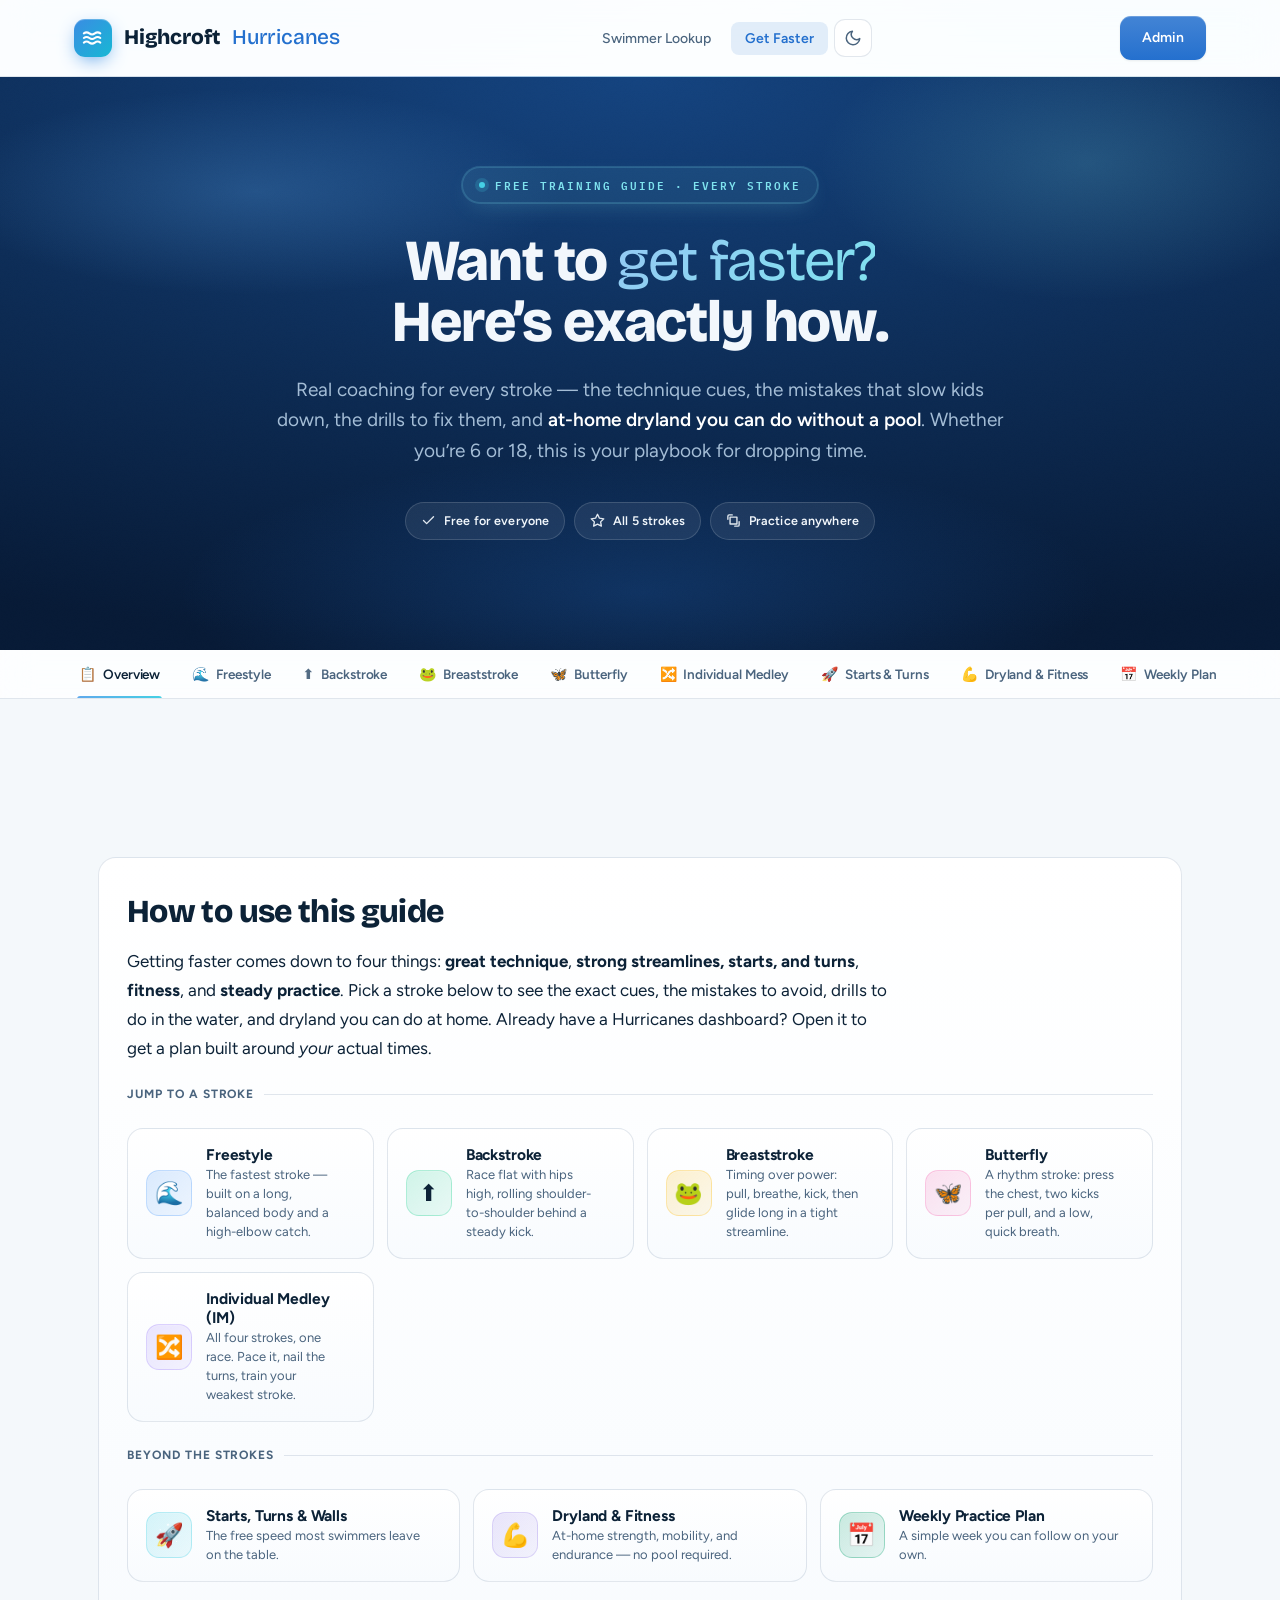
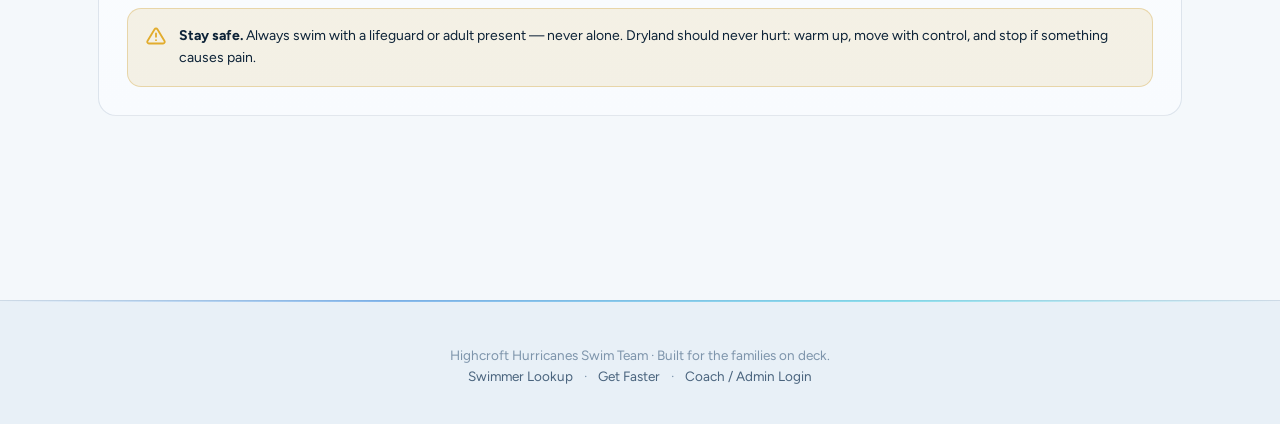
<file: get-faster.html>
<!DOCTYPE html>
<html lang="en">
<head>
<meta charset="UTF-8"/>
<meta name="viewport" content="width=device-width,initial-scale=1.0,viewport-fit=cover"/>
<meta name="theme-color" content="#f4f8fb"/>
<title>Get Faster — Stroke Tips & Training Guide · Highcroft Hurricanes</title>
<meta name="description" content="A complete, free guide to swimming faster: technique cues, common-mistake fixes, drills, and at-home dryland for every stroke — freestyle, backstroke, breaststroke, butterfly, and IM — plus starts, turns, and a weekly practice plan."/>
<link rel="icon" type="image/svg+xml" href="assets/favicon.svg"/>
<link rel="apple-touch-icon" href="assets/apple-touch-icon.png"/>
<meta property="og:type" content="website"/>
<meta property="og:site_name" content="Highcroft Hurricanes Swim Stats"/>
<meta property="og:title" content="Get Faster — Stroke Tips &amp; Training Guide"/>
<meta property="og:description" content="Free technique cues, drills, and at-home dryland for every stroke — plus starts, turns, and a weekly practice plan."/>
<meta property="og:url" content="https://hhststats.com/get-faster.html"/>
<meta property="og:image" content="https://hhststats.com/assets/apple-touch-icon.png"/>
<meta name="twitter:card" content="summary"/>

<!-- Set the saved theme before first paint to avoid a flash -->
<script>(function(){try{var t=localStorage.getItem('hhst.theme')||'light';document.documentElement.setAttribute('data-theme',t);}catch(e){}})();</script>

<link rel="preconnect" href="https://fonts.googleapis.com">
<link rel="preconnect" href="https://fonts.gstatic.com" crossorigin>
<link href="https://fonts.googleapis.com/css2?family=Bricolage+Grotesque:opsz,wght@12..96,200..800&family=Figtree:ital,wght@0,300..900;1,300..900&family=IBM+Plex+Mono:ital,wght@0,500;0,600;1,500&display=swap" rel="stylesheet">

<link rel="stylesheet" href="assets/styles.css?v=44"/>
<link rel="stylesheet" href="assets/training.css?v=6"/>
<style>
  /* A warm, energetic hero for the guide (page-scoped, gf- prefixed). */
  .gf-hero h1{max-width:16ch;margin-left:auto;margin-right:auto}
  .gf-hero .hero-sub{max-width:62ch;margin-left:auto;margin-right:auto}
</style>
</head>
<body>

<header>
  <nav>
    <a class="brand" href="index.html">
      <span class="brand-mark">
        <svg viewBox="0 0 24 24" fill="none" stroke="currentColor" stroke-width="2.2" stroke-linecap="round" stroke-linejoin="round">
          <path d="M2 12c2-1.5 4-1.5 6 0s4 1.5 6 0 4-1.5 6 0"/>
          <path d="M2 17c2-1.5 4-1.5 6 0s4 1.5 6 0 4-1.5 6 0"/>
          <path d="M2 7c2-1.5 4-1.5 6 0s4 1.5 6 0 4-1.5 6 0"/>
        </svg>
      </span>
      Highcroft <em>Hurricanes</em>
    </a>
    <ul class="nav-links">
      <li><a href="index.html">Swimmer Lookup</a></li>
      <li><a href="get-faster.html" class="active">Get Faster</a></li>
      <li>
        <button class="theme-toggle" id="themeToggle" aria-label="Toggle theme">
          <svg class="sun" viewBox="0 0 24 24" fill="none" stroke="currentColor" stroke-width="2" stroke-linecap="round" stroke-linejoin="round"><circle cx="12" cy="12" r="4"/><path d="M12 2v2M12 20v2M4.93 4.93l1.41 1.41M17.66 17.66l1.41 1.41M2 12h2M20 12h2M4.93 19.07l1.41-1.41M17.66 6.34l1.41-1.41"/></svg>
          <svg class="moon" viewBox="0 0 24 24" fill="none" stroke="currentColor" stroke-width="2" stroke-linecap="round" stroke-linejoin="round"><path d="M21 12.79A9 9 0 1 1 11.21 3 7 7 0 0 0 21 12.79z"/></svg>
        </button>
      </li>
    </ul>
    <a href="admin.html" class="btn nav-cta">Admin</a>
  </nav>
</header>

<section class="hero gf-hero">
  <div class="hero-inner">
    <div class="kicker"><span class="pulse"></span> Free Training Guide · Every Stroke</div>
    <h1>Want to <em>get faster?</em> Here’s exactly how.</h1>
    <p class="hero-sub">
      Real coaching for every stroke — the technique cues, the mistakes that slow kids down,
      the drills to fix them, and <strong>at-home dryland you can do without a pool</strong>.
      Whether you’re 6 or 18, this is your playbook for dropping time.
    </p>
    <div class="gf-hero-badges">
      <span class="gf-hero-badge"><svg viewBox="0 0 24 24" fill="none" stroke="currentColor" stroke-width="2.2" stroke-linecap="round" stroke-linejoin="round"><path d="M20 6L9 17l-5-5"/></svg> Free for everyone</span>
      <span class="gf-hero-badge"><svg viewBox="0 0 24 24" fill="none" stroke="currentColor" stroke-width="2.2" stroke-linecap="round" stroke-linejoin="round"><path d="M12 2l3.1 6.3 6.9 1-5 4.9 1.2 6.8L12 17.8 5.8 21l1.2-6.8-5-4.9 6.9-1z"/></svg> All 5 strokes</span>
      <span class="gf-hero-badge"><svg viewBox="0 0 24 24" fill="none" stroke="currentColor" stroke-width="2.2" stroke-linecap="round" stroke-linejoin="round"><path d="M6.5 6.5h11v11h-11z"/><path d="M3 10V5a2 2 0 0 1 2-2h5M21 14v5a2 2 0 0 1-2 2h-5"/></svg> Practice anywhere</span>
    </div>
  </div>
</section>

<!-- Sticky stroke tab bar -->
<div class="gf-tabs-wrap">
  <div class="tabs gf-tabs" id="gfTabs" role="tablist"></div>
</div>

<main class="admin-shell" id="gfPanels"><!-- panels injected here --></main>

<footer>
  Highcroft Hurricanes Swim Team · Built for the families on deck.<br>
  <a href="index.html">Swimmer Lookup</a> · <a href="get-faster.html">Get Faster</a> · <a href="admin.html">Coach / Admin Login</a>
</footer>

<script src="assets/training.js?v=3"></script>
<script>
  // ---- theme toggle (self-contained; matches the rest of the site) ----
  document.getElementById('themeToggle').addEventListener('click', function(){
    var cur = document.documentElement.getAttribute('data-theme');
    var next = cur === 'light' ? 'dark' : 'light';
    document.documentElement.setAttribute('data-theme', next);
    try{ localStorage.setItem('hhst.theme', next); }catch(e){}
  });

  var T = window.HHST_TRAIN;
  function esc(s){ return (s==null?'':s).toString().replace(/[&<>"']/g, function(c){return {'&':'&amp;','<':'&lt;','>':'&gt;','"':'&quot;',"'":'&#39;'}[c];}); }

  // ---- inline icon set ----
  var ICON = {
    check: '<svg viewBox="0 0 24 24" fill="none" stroke="currentColor" stroke-width="3" stroke-linecap="round" stroke-linejoin="round"><path d="M20 6L9 17l-5-5"/></svg>',
    drill: '<svg viewBox="0 0 24 24" fill="none" stroke="currentColor" stroke-width="2.2" stroke-linecap="round" stroke-linejoin="round"><path d="M2 12c2-1.5 4-1.5 6 0s4 1.5 6 0 4-1.5 6 0"/><path d="M2 17c2-1.5 4-1.5 6 0s4 1.5 6 0 4-1.5 6 0"/><path d="M2 7c2-1.5 4-1.5 6 0s4 1.5 6 0 4-1.5 6 0"/></svg>',
    dry:   '<svg viewBox="0 0 24 24" fill="none" stroke="currentColor" stroke-width="2.2" stroke-linecap="round" stroke-linejoin="round"><path d="M6 7v10M18 7v10M4 9h2M18 9h2M9 12h6M9 9v6M15 9v6"/></svg>',
    warn:  '<svg viewBox="0 0 24 24" fill="none" stroke="currentColor" stroke-width="2.2" stroke-linecap="round" stroke-linejoin="round"><path d="M10.3 3.9 1.8 18a2 2 0 0 0 1.7 3h17a2 2 0 0 0 1.7-3L13.7 3.9a2 2 0 0 0-3.4 0z"/><path d="M12 9v4M12 17h.01"/></svg>',
    bulb:  '<svg viewBox="0 0 24 24" fill="none" stroke="currentColor" stroke-width="2.2" stroke-linecap="round" stroke-linejoin="round"><path d="M9 18h6M10 22h4M12 2a7 7 0 0 0-4 12.7c.6.5 1 1.3 1 2.1h6c0-.8.4-1.6 1-2.1A7 7 0 0 0 12 2z"/></svg>',
    arrow: '<svg viewBox="0 0 24 24" fill="none" stroke="currentColor" stroke-width="2.4" stroke-linecap="round" stroke-linejoin="round"><path d="M5 12h14M13 6l6 6-6 6"/></svg>',
    flag:  '<svg viewBox="0 0 24 24" fill="none" stroke="currentColor" stroke-width="2.2" stroke-linecap="round" stroke-linejoin="round"><path d="M4 22V4M4 4h13l-2 4 2 4H4"/></svg>',
    bolt:  '<svg viewBox="0 0 24 24" fill="none" stroke="currentColor" stroke-width="2.2" stroke-linecap="round" stroke-linejoin="round"><path d="M13 2L3 14h7l-1 8 10-12h-7l1-8z"/></svg>',
    prog:  '<svg viewBox="0 0 24 24" fill="none" stroke="currentColor" stroke-width="2.2" stroke-linecap="round" stroke-linejoin="round"><path d="M3 17l6-6 4 4 8-8"/><path d="M21 7v6h-6"/></svg>',
    measure: '<svg viewBox="0 0 24 24" fill="none" stroke="currentColor" stroke-width="2.2" stroke-linecap="round" stroke-linejoin="round"><circle cx="12" cy="12" r="9"/><circle cx="12" cy="12" r="3.4"/><path d="M12 2v3M12 19v3M2 12h3M19 12h3"/></svg>',
    chev:  '<svg viewBox="0 0 24 24" fill="none" stroke="currentColor" stroke-width="2.4" stroke-linecap="round" stroke-linejoin="round"><path d="M6 9l6 6 6-6"/></svg>'
  };

  function cueList(cues, color){
    return '<ul class="tr-cues" style="--c:'+color+'">' +
      cues.map(function(c){ return '<li>'+ICON.check+'<span>'+esc(c)+'</span></li>'; }).join('') +
      '</ul>';
  }
  function mistakeCards(mistakes, color){
    return '<div class="tr-cards" style="--c:'+color+'">' + mistakes.map(function(m){
      return '<div class="tr-card tr-mistake">'+
        '<div class="tr-card-name">'+ICON.warn+'<span>'+esc(m.name)+'</span></div>'+
        '<div class="tr-card-body tr-card-fix"><b>Fix:</b> '+esc(m.fix)+'</div>'+
      '</div>';
    }).join('') + '</div>';
  }
  function drillCards(items, color){
    return '<div class="tr-cards" style="--c:'+color+'">' + items.map(function(d){
      return '<div class="tr-card">'+
        (d.focus ? '<span class="tr-card-tag">'+esc(d.focus)+'</span>' : '')+
        '<div class="tr-card-name">'+esc(d.name)+'</div>'+
        '<div class="tr-card-body">'+esc(d.how)+'</div>'+
      '</div>';
    }).join('') + '</div>';
  }
  function drylandCards(items, color){
    return '<div class="tr-cards" style="--c:'+color+'">' + items.map(function(d){
      return '<div class="tr-card">'+
        '<div class="tr-card-name">'+esc(d.name)+'</div>'+
        '<div class="tr-card-body">'+esc(d.how)+'</div>'+
        (d.reps ? '<span class="tr-card-reps">'+esc(d.reps)+'</span>' : '')+
      '</div>';
    }).join('') + '</div>';
  }
  function focusNote(text, color){
    return '<div class="tr-focus-note" style="--c:'+color+'">'+ICON.bulb+'<p><strong>Coach’s focus:</strong> '+esc(text)+'</p></div>';
  }

  // Collapsible section — open by default (<details open>), with a rotating chevron.
  function acc(title, iconKey, count, body, color){
    return '<details class="tr-acc" open style="--c:'+color+'">'+
      '<summary>'+
        '<span class="tr-acc-ico">'+(ICON[iconKey]||'')+'</span>'+
        '<span class="tr-acc-title">'+esc(title)+'</span>'+
        (count ? '<span class="tr-acc-count">'+count+'</span>' : '')+
        '<span class="tr-acc-chev">'+ICON.chev+'</span>'+
      '</summary>'+
      '<div class="tr-acc-body">'+body+'</div>'+
    '</details>';
  }
  // Numbered "how to actually get faster" method cards — the heart of the guide.
  function methodCards(items, color){
    return '<div class="tr-methods">'+items.map(function(m,i){
      return '<div class="tr-method">'+
        '<span class="tr-method-num">'+(i+1)+'</span>'+
        '<span class="tr-method-body"><b>'+esc(m.title)+'</b><span>'+esc(m.how)+'</span></span>'+
      '</div>';
    }).join('')+'</div>';
  }
  function bigIdea(text, color){
    return '<div class="tr-bigidea" style="--c:'+color+'">'+ICON.bolt+'<p><strong>What makes you fast:</strong> '+esc(text)+'</p></div>';
  }
  function progressionHtml(steps, color){
    if(!steps || !steps.length) return '';
    var body = '<div class="tr-methods">'+steps.map(function(s,i){
      return '<div class="tr-method"><span class="tr-method-num">'+(i+1)+'</span><span class="tr-method-body"><span>'+esc(s)+'</span></span></div>';
    }).join('')+'</div>';
    return acc('Your path: beginner → advanced', 'prog', '', body, color);
  }
  function measureHtml(text, color){
    if(!text) return '';
    return '<div class="tr-measure" style="--c:'+color+'">'+ICON.measure+'<p><strong>Track your progress:</strong> '+esc(text)+'</p></div>';
  }

  function renderStroke(s){
    return '<div class="chart-card" style="--c:'+s.color+'">'+
      '<div class="gf-stroke-head">'+
        '<div class="gf-stroke-emoji" style="--c:'+s.color+'">'+s.emoji+'</div>'+
        '<div><h2>'+esc(s.name)+'</h2><p class="gf-tagline">'+esc(s.tagline)+'</p></div>'+
      '</div>'+
      bigIdea(s.whyFast, s.color)+
      acc('How to actually get faster', 'bolt', s.getFaster.length, methodCards(s.getFaster, s.color), s.color)+
      acc('Technique checkpoints', 'check', s.cues.length, cueList(s.cues, s.color), s.color)+
      acc('Common mistakes & fixes', 'warn', s.mistakes.length, mistakeCards(s.mistakes, s.color), s.color)+
      acc('Drills to practice', 'drill', s.drills.length, drillCards(s.drills, s.color), s.color)+
      acc('Dryland — no pool needed', 'dry', s.dryland.length, drylandCards(s.dryland, s.color), s.color)+
      progressionHtml(s.progression, s.color)+
      measureHtml(s.measure, s.color)+
    '</div>';
  }

  function renderExtra(x){
    return '<div class="chart-card" style="--c:'+x.color+'">'+
      '<div class="gf-stroke-head">'+
        '<div class="gf-stroke-emoji" style="--c:'+x.color+'">'+x.emoji+'</div>'+
        '<div><h2>'+esc(x.name)+'</h2><p class="gf-tagline">'+esc(x.tagline)+'</p></div>'+
      '</div>'+
      '<p class="gf-how">'+esc(x.how)+'</p>'+
      acc('Keys', 'check', x.cues.length, cueList(x.cues, x.color), x.color)+
      acc('How to practice it', 'drill', x.items.length, drillCards(x.items, x.color), x.color)+
      focusNote(x.focus, x.color)+
    '</div>';
  }

  function extraByKey(k){ for(var i=0;i<T.EXTRAS.length;i++){ if(T.EXTRAS[i].key===k) return T.EXTRAS[i]; } return null; }

  function renderOverview(){
    var jumps = T.STROKE_ORDER.map(function(k){
      var s = T.STROKES[k];
      return '<button class="gf-jump" data-go="'+k.toLowerCase()+'" style="--c:'+s.color+'">'+
        '<span class="gf-jump-emoji" style="--c:'+s.color+'">'+s.emoji+'</span>'+
        '<span class="gf-jump-text"><b>'+esc(s.name)+'</b><span>'+esc(s.tagline)+'</span></span>'+
        '<span class="gf-jump-arrow">'+ICON.arrow+'</span>'+
      '</button>';
    }).join('');
    var extraJumps = [
      {go:'walls', emoji:'🚀', color:'#45d0e4', name:'Starts, Turns & Walls', sub:'The free speed most swimmers leave on the table.'},
      {go:'dryland', emoji:'💪', color:'#a18bea', name:'Dryland & Fitness', sub:'At-home strength, mobility, and endurance — no pool required.'},
      {go:'weekly', emoji:'📅', color:'#0fa171', name:'Weekly Practice Plan', sub:'A simple week you can follow on your own.'}
    ].map(function(j){
      return '<button class="gf-jump" data-go="'+j.go+'" style="--c:'+j.color+'">'+
        '<span class="gf-jump-emoji" style="--c:'+j.color+'">'+j.emoji+'</span>'+
        '<span class="gf-jump-text"><b>'+esc(j.name)+'</b><span>'+esc(j.sub)+'</span></span>'+
        '<span class="gf-jump-arrow">'+ICON.arrow+'</span>'+
      '</button>';
    }).join('');
    return '<div class="chart-card">'+
      '<h2 style="font-family:var(--font-display);font-weight:800;font-size:clamp(24px,3.4vw,32px);letter-spacing:-.02em;margin-bottom:10px">How to use this guide</h2>'+
      '<p class="gf-overview-lead">Getting faster comes down to four things: <strong>great technique</strong>, '+
      '<strong>strong streamlines, starts, and turns</strong>, <strong>fitness</strong>, and <strong>steady practice</strong>. '+
      'Pick a stroke below to see the exact cues, the mistakes to avoid, drills to do in the water, and dryland you can do at home. '+
      'Already have a Hurricanes dashboard? Open it to get a plan built around <em>your</em> actual times.</p>'+
      '<div class="tr-subhead" style="--c:var(--accent);margin-top:22px"><span>Jump to a stroke</span><span class="tr-subhead-line"></span></div>'+
      '<div class="gf-jump-grid">'+jumps+'</div>'+
      '<div class="tr-subhead" style="--c:var(--accent);margin-top:24px"><span>Beyond the strokes</span><span class="tr-subhead-line"></span></div>'+
      '<div class="gf-jump-grid">'+extraJumps+'</div>'+
      '<div class="gf-safety">'+ICON.warn+'<p><strong>Stay safe.</strong> Always swim with a lifeguard or adult present — never alone. '+
      'Dryland should never hurt: warm up, move with control, and stop if something causes pain.</p></div>'+
    '</div>';
  }

  function renderWeekly(){
    var w = T.WEEKLY_PLAN;
    var days = w.days.map(function(d){
      return '<div class="gf-plan-day">'+
        '<div class="gf-plan-daylabel">'+esc(d.day)+'</div>'+
        '<div class="gf-plan-body"><b>'+esc(d.title)+'</b><span>'+esc(d.detail)+'</span></div>'+
      '</div>';
    }).join('');
    return '<div class="chart-card" style="--c:#0fa171">'+
      '<div class="gf-stroke-head"><div class="gf-stroke-emoji" style="--c:#0fa171">📅</div>'+
        '<div><h2>Weekly Practice Plan</h2><p class="gf-tagline">Train on your own, around your team schedule.</p></div></div>'+
      '<p class="gf-how">'+esc(w.intro)+'</p>'+
      '<div class="gf-plan-list">'+days+'</div>'+
      '<div class="gf-safety">'+ICON.warn+'<p><strong>'+esc(w.note)+'</strong></p></div>'+
    '</div>';
  }

  // ---- tab + panel config ----
  var TABS = [{ id:'overview', label:'Overview', emoji:'📋' }];
  T.STROKE_ORDER.forEach(function(k){
    TABS.push({ id:k.toLowerCase(), label:T.STROKES[k].name.replace(/\s*\(.*\)/,''), emoji:T.STROKES[k].emoji, stroke:k });
  });
  TABS.push({ id:'walls', label:'Starts & Turns', emoji:'🚀', extras:['Streamline','Starts','Turns'] });
  TABS.push({ id:'dryland', label:'Dryland & Fitness', emoji:'💪', extras:['Dryland','Endurance'] });
  TABS.push({ id:'weekly', label:'Weekly Plan', emoji:'📅' });

  function panelHtml(tab){
    if(tab.id === 'overview') return renderOverview();
    if(tab.id === 'weekly')   return renderWeekly();
    if(tab.stroke)            return renderStroke(T.STROKES[tab.stroke]);
    if(tab.extras)            return tab.extras.map(function(k){ var x=extraByKey(k); return x?renderExtra(x):''; }).join('');
    return '';
  }

  // ---- build the DOM ----
  var tabsHost = document.getElementById('gfTabs');
  var panelsHost = document.getElementById('gfPanels');
  tabsHost.innerHTML = TABS.map(function(t,i){
    return '<button role="tab" data-tab="'+t.id+'" aria-controls="panel-'+t.id+'" aria-selected="'+(i===0?'true':'false')+'" class="'+(i===0?'active':'')+'">'+
      '<span class="gf-tab-emoji" aria-hidden="true">'+t.emoji+'</span>'+esc(t.label)+'</button>';
  }).join('');
  panelsHost.innerHTML = TABS.map(function(t,i){
    return '<section class="gf-panel'+(i===0?' is-active':'')+'" id="panel-'+t.id+'" role="tabpanel" aria-label="'+esc(t.label)+'">'+panelHtml(t)+'</section>';
  }).join('');

  function show(id, scroll){
    var found = false;
    TABS.forEach(function(t){
      var on = t.id === id;
      if(on) found = true;
      var btn = tabsHost.querySelector('[data-tab="'+t.id+'"]');
      var pan = document.getElementById('panel-'+t.id);
      if(btn){ btn.classList.toggle('active', on); btn.setAttribute('aria-selected', on ? 'true' : 'false'); }
      if(pan) pan.classList.toggle('is-active', on);
    });
    if(!found) return;
    if(history.replaceState) history.replaceState(null,'','#'+id);
    if(scroll){
      var y = (document.querySelector('.gf-tabs-wrap') || {}).offsetTop || 0;
      window.scrollTo({ top: Math.max(0, y - 4), behavior:'smooth' });
    }
  }

  tabsHost.addEventListener('click', function(e){
    var btn = e.target.closest('button[data-tab]');
    if(!btn) return;
    show(btn.getAttribute('data-tab'), false);
  });
  // Overview "jump" buttons
  panelsHost.addEventListener('click', function(e){
    var j = e.target.closest('[data-go]');
    if(!j) return;
    show(j.getAttribute('data-go'), true);
  });
  // Deep links (#freestyle, #weekly, …)
  (function(){
    var h = (location.hash || '').replace('#','');
    if(h) show(h, false);
  })();
  window.addEventListener('hashchange', function(){
    var h = (location.hash || '').replace('#','');
    if(h) show(h, false);
  });
</script>
<script src="assets/mobile-nav.js" defer></script>
</body>
</html>
</file>
<file: assets/styles.css>
/* =============================================================
   HHST Swim Stats — Shared design tokens & components
   "Meet Day" design language: precision-timing aesthetic.
   Marine-blue ink, aqua timing accent, Archivo display type,
   tabular mono digits for times. Light is the product default
   (set via the pre-paint theme script); dark is the night-meet
   variant. Ramp variable names are kept from the old system so
   every component retints automatically.
   ============================================================= */
:root{
  --font-display:'Bricolage Grotesque','Figtree',system-ui,sans-serif;
  --font-body:'Figtree',system-ui,-apple-system,sans-serif;
  --font-mono:'IBM Plex Mono',ui-monospace,'SF Mono',monospace;

  /* Marine-azure ramp (was Tailwind blue) */
  --brand-50:#f0f7fe;   --brand-100:#deedfc;  --brand-200:#c2def9;
  --brand-300:#96c8f4;  --brand-400:#5fa9ec;  --brand-500:#3a8ce3;
  --brand-600:#2470ce;  --brand-700:#1c59a8;  --brand-800:#1b4a88;
  --brand-900:#1b3e6f;  --brand-950:#122a4e;

  /* Aqua "timing" accent ramp (was sky/ice) */
  --ice-300:#7fe3ef;    --ice-400:#45d0e4;    --ice-500:#17b8d4;
  /* Medal gold (was amber) */
  --amber-300:#efc75e;  --amber-400:#e2ac2d;  --amber-500:#c98f0e;
  --green:#0fa171;      --green-light:#34c796;
  --red:#e2554c;        --red-light:#f08379;
  --purple:#7c5ce0;     --purple-light:#a18bea;

  --radius-sm:8px;  --radius:11px;  --radius-md:14px;  --radius-lg:18px;  --radius-xl:24px;
  /* Default (dark) theme shadows — the old rgba(15,23,42,...) recipes were
     nearly invisible on --bg #081626, so the dark theme gets its own darker
     stack. [data-theme=light] re-defines these with the lighter recipes. */
  --shadow-sm:0 1px 2px rgba(2,12,27,.35);
  --shadow:0 6px 16px -6px rgba(2,12,27,.45);
  --shadow-md:0 12px 28px -10px rgba(2,12,27,.5);
  --shadow-lg:0 24px 48px -16px rgba(2,12,27,.55);
  --shadow-blue:0 14px 36px -12px rgba(23,184,212,.4);

  /* Dark theme — "night meet": deep ink navy, aqua timing accent */
  --bg:#081626;
  --bg-alt:#0c1f35;
  --surface:#102842;
  --surface-2:#143150;
  --surface-glass:rgba(13,32,54,.78);
  --border:rgba(127,199,239,.16);
  --border-strong:rgba(127,199,239,.28);
  --text:#e8f1f8;
  --text-muted:#a9c0d4;
  --text-subtle:#7e97ad;
  --accent:var(--ice-400);
  --accent-hover:var(--ice-300);
  --accent-contrast:#04121f;
  --ring:rgba(69,208,228,.4);
  --hero-bg:radial-gradient(120% 100% at 50% 0%,#123b6e 0%,#0a2138 55%,#050f1c 100%);
  --hero-text:#edf5fb;
  --hero-muted:#9fb9cf;
  --card-grad:linear-gradient(180deg,#102842 0%,#0d2138 100%);
  /* Card elevation: a soft drop shadow paired with a hairline top-edge
     highlight so surfaces read as lit panels rather than flat fills. */
  --card-highlight:inset 0 1px 0 rgba(255,255,255,.06);
  --card-shadow:var(--shadow),inset 0 1px 0 rgba(255,255,255,.05);
  --card-shadow-hover:var(--shadow-md),inset 0 1px 0 rgba(255,255,255,.08);
  --premium-grad:linear-gradient(135deg,#0a2138 0%,#14406e 55%,#1c59a8 100%);
  --topbar-bg:linear-gradient(135deg,#081a2e 0%,#0f2c4a 100%);
  --login-bg:linear-gradient(135deg,#0a2138 0%,#14406e 55%,#1c59a8 100%);
}

[data-theme="light"]{
  /* Light theme — "meet day": cool paper, marine ink, crisp shadows */
  --shadow-sm:0 1px 2px rgba(12,34,55,.05), 0 1px 3px rgba(12,34,55,.04);
  --shadow:0 4px 12px rgba(12,34,55,.07), 0 2px 4px rgba(12,34,55,.04);
  --shadow-md:0 12px 28px -12px rgba(12,34,55,.13), 0 6px 14px -8px rgba(12,34,55,.07);
  --shadow-lg:0 24px 48px -12px rgba(12,34,55,.16), 0 10px 20px -8px rgba(12,34,55,.09);
  --shadow-blue:0 14px 32px -12px rgba(28,89,168,.35);
  --bg:#f4f8fb;
  --bg-alt:#e8f0f7;
  --surface:#ffffff;
  --surface-2:#f6fafd;
  --surface-glass:rgba(255,255,255,.78);
  --border:rgba(16,58,109,.12);
  --border-strong:rgba(16,58,109,.2);
  --text:#0c2237;
  --text-muted:#4a647e;
  --text-subtle:#7d94ab;
  --accent:var(--brand-600);
  --accent-hover:var(--brand-700);
  --accent-contrast:#ffffff;
  --ring:rgba(36,112,206,.3);
  --hero-bg:radial-gradient(120% 100% at 50% 0%,#14437f 0%,#0c2a52 58%,#071a36 100%);
  --hero-text:#f2f7fc;
  --hero-muted:#a4bdd6;
  --card-grad:linear-gradient(180deg,#fff 0%,#f8fbfe 100%);
  /* Light theme: the lift comes from the soft shadow + a crisp white top edge. */
  --card-highlight:inset 0 1px 0 rgba(255,255,255,.9);
  --card-shadow:var(--shadow),inset 0 1px 0 rgba(255,255,255,.9);
  --card-shadow-hover:var(--shadow-md),inset 0 1px 0 rgba(255,255,255,1);
  --premium-grad:linear-gradient(135deg,#0c2a52 0%,#14437f 55%,#1c59a8 100%);
  --topbar-bg:linear-gradient(135deg,#0c2a52 0%,#11375f 100%);
  --login-bg:linear-gradient(135deg,#0c2a52 0%,#14437f 55%,#1c59a8 100%);
}

*,*::before,*::after{box-sizing:border-box;margin:0;padding:0}
html{scroll-behavior:smooth;color-scheme:dark light;overflow-x:hidden;width:100%;max-width:100%}
body{
  font-family:var(--font-body);
  color:var(--text);background:var(--bg);
  line-height:1.6;overflow-x:hidden;width:100%;max-width:100%;
  -webkit-font-smoothing:antialiased;-moz-osx-font-smoothing:grayscale;text-rendering:optimizeLegibility;
  transition:background .4s ease,color .4s ease;
  min-height:100vh;
}
a{color:var(--accent);text-decoration:none}
.wrap{max-width:1180px;margin:0 auto;padding:0 24px}
::selection{background:var(--brand-500);color:#fff}

/* Bricolage Grotesque carries optical sizing (opsz 12-96): big headings
   automatically render the display cut. Tracking stays gentle - the face
   already tightens optically at large sizes. */
.hero h1,.section-head h2{font-optical-sizing:auto}

/* Swim times read like a timing board: tabular mono digits everywhere
   a time appears. Sizes stay whatever each recipe sets. */
.time,.lb-time,.lb-entry-time,.bt-time,.award-time-cell,.sp-time,.pr-time,
.tr-time-val,.tt-lb-time,.time-cell,.iev-times{
  font-family:var(--font-mono);font-variant-numeric:tabular-nums;letter-spacing:-.02em;
}

/* NAVIGATION */
header{
  position:sticky;top:0;z-index:100;
  background:var(--surface-glass);
  backdrop-filter:saturate(180%) blur(18px);
  -webkit-backdrop-filter:saturate(180%) blur(18px);
  border-bottom:1px solid var(--border);
  transition:background .4s ease,border-color .4s ease;
}
nav{display:flex;align-items:center;justify-content:space-between;max-width:1180px;margin:0 auto;padding:16px max(24px,env(safe-area-inset-right)) 16px max(24px,env(safe-area-inset-left));gap:16px}
.brand{
  font-family:var(--font-display);font-weight:800;font-size:21px;
  color:var(--text);letter-spacing:-.01em;
  display:flex;align-items:center;gap:12px;
  transition:color .18s ease;
}
.brand-mark{
  width:38px;height:38px;border-radius:var(--radius);
  background:linear-gradient(135deg,var(--brand-500),var(--ice-500));
  display:grid;place-items:center;
  box-shadow:0 6px 20px -6px var(--brand-500),inset 0 1px 0 rgba(255,255,255,.25);
  flex-shrink:0;
}
.brand-mark svg{width:22px;height:22px;color:#fff}
/* Bricolage has no italic - the wordmark accent is weight + color contrast */
.brand em{font-style:normal;font-weight:500;color:var(--accent)}
.nav-links{display:flex;align-items:center;gap:6px;list-style:none}
.nav-links a{
  color:var(--text-muted);font-weight:500;font-size:14px;
  padding:8px 14px;border-radius:var(--radius-sm);
  transition:color .18s cubic-bezier(.16,1,.3,1),
             background .18s cubic-bezier(.16,1,.3,1);
  -webkit-tap-highlight-color:transparent;
}
.nav-links a:hover{color:var(--text);background:var(--bg-alt)}
.nav-links a:focus-visible{outline:none;box-shadow:0 0 0 3px var(--ring);background:var(--bg-alt);color:var(--text)}
.nav-links a.btn{color:var(--accent-contrast)!important}
.nav-links a.btn:hover{background:var(--accent-hover)}
.nav-links a.btn.ghost{color:var(--text)!important;background:transparent}
.nav-links a.btn.ghost:hover{background:var(--bg-alt);border-color:var(--accent)}

.theme-toggle{
  width:38px;height:38px;border-radius:var(--radius);
  border:1px solid var(--border);background:var(--surface);
  display:grid;place-items:center;cursor:pointer;
  color:var(--text-muted);
  transition:color .18s ease,border-color .18s ease,transform .18s ease;
}
.theme-toggle:hover{color:var(--text);border-color:var(--border-strong);transform:translateY(-1px)}
.theme-toggle:focus-visible{outline:none;box-shadow:0 0 0 3px var(--ring)}
.theme-toggle svg{width:18px;height:18px}
.theme-toggle .sun{display:block}
.theme-toggle .moon{display:none}
[data-theme="light"] .theme-toggle .sun{display:none}
[data-theme="light"] .theme-toggle .moon{display:block}

/* BUTTONS */
.btn{
  display:inline-flex;align-items:center;justify-content:center;gap:8px;
  background:var(--accent);
  background:linear-gradient(180deg,color-mix(in srgb,var(--accent) 86%,#fff),var(--accent));
  color:var(--accent-contrast)!important;
  padding:11px 22px;border-radius:var(--radius);
  font-weight:600;font-size:14px;font-family:var(--font-body);
  border:none;cursor:pointer;
  transition:transform .18s cubic-bezier(.16,1,.3,1),
             box-shadow .18s cubic-bezier(.16,1,.3,1),
             background .18s cubic-bezier(.16,1,.3,1);
  text-decoration:none!important;white-space:nowrap;
  box-shadow:var(--shadow-sm),inset 0 1px 0 rgba(255,255,255,.22);
  -webkit-tap-highlight-color:transparent;
}
.btn:hover{
  background:var(--accent-hover);
  background:linear-gradient(180deg,color-mix(in srgb,var(--accent-hover) 86%,#fff),var(--accent-hover));
  transform:translateY(-1px);
  box-shadow:var(--shadow-blue),inset 0 1px 0 rgba(255,255,255,.28);
}
.btn:active{transform:translateY(0) scale(.98);box-shadow:var(--shadow-sm),inset 0 1px 2px rgba(0,0,0,.12)}
.btn:focus-visible{outline:none;box-shadow:0 0 0 3px var(--ring),var(--shadow-blue)}
.btn.lg{padding:15px 30px;font-size:16px;border-radius:var(--radius)}
/* Shared gradient button modifier — used by #printAllAwards and .aw-sticky so
   they ride the same recipe instead of bespoke padding/radius. */
.btn-gradient{
  background:linear-gradient(135deg,#1b4a88,#3a8ce3);
  color:#fff!important;border:none;
  box-shadow:var(--shadow-blue);
}
.btn-gradient:hover{
  background:linear-gradient(135deg,#1c59a8,#3a8ce3);
  box-shadow:var(--shadow-blue);
}
.btn.ghost{
  background:transparent;color:var(--text)!important;
  border:1px solid var(--border-strong);box-shadow:none;
}
.btn.ghost:hover{background:var(--bg-alt);border-color:var(--accent)}
.btn.danger{background:var(--red);color:#fff !important}
.btn.danger:hover{background:var(--red-light)}
.btn.block{width:100%}
.btn[disabled]{opacity:.55;cursor:not-allowed;transform:none !important;box-shadow:var(--shadow-sm) !important}

/* HERO */
.hero{
  position:relative;overflow:hidden;isolation:isolate;
  background:var(--hero-bg);color:var(--hero-text);
  padding:90px max(24px,env(safe-area-inset-right)) 110px max(24px,env(safe-area-inset-left));
  text-align:center;
}
.hero::before{
  content:'';position:absolute;inset:0;z-index:-1;
  background:
    radial-gradient(40% 30% at 20% 20%,rgba(95,169,236,.25),transparent 60%),
    radial-gradient(35% 40% at 85% 15%,rgba(127,227,239,.18),transparent 60%),
    radial-gradient(60% 40% at 50% 90%,rgba(36,112,206,.25),transparent 60%);
}
.hero::after{
  content:'';position:absolute;inset:0;z-index:-1;
  background-image:url("data:image/svg+xml;utf8,<svg xmlns='http://www.w3.org/2000/svg' width='240' height='240'><filter id='n'><feTurbulence type='fractalNoise' baseFrequency='.9' numOctaves='2' stitchTiles='stitch'/></filter><rect width='100%25' height='100%25' filter='url(%23n)' opacity='.6'/></svg>");
  opacity:.04;mix-blend-mode:overlay;pointer-events:none;
}
.hero-inner{position:relative;z-index:2;max-width:820px;margin:0 auto}
.kicker{
  display:inline-flex;align-items:center;gap:10px;
  font-family:var(--font-mono);
  font-size:11px;font-weight:600;letter-spacing:.18em;text-transform:uppercase;
  color:var(--ice-300);
  padding:8px 16px;border-radius:999px;
  background:rgba(127,227,239,.08);border:1px solid rgba(127,227,239,.18);
  margin-bottom:28px;
}
.kicker .pulse{
  width:6px;height:6px;border-radius:50%;background:var(--ice-400);
  box-shadow:0 0 0 4px rgba(69,208,228,.18);
  animation:pulse 2s ease-in-out infinite;
}
@keyframes pulse{0%,100%{opacity:1}50%{opacity:.5}}
.hero h1{
  font-family:var(--font-display);font-weight:800;
  font-size:clamp(34px,5vw,58px);line-height:1.05;
  letter-spacing:-.02em;margin-bottom:22px;
}
.hero h1 em{font-style:normal;font-weight:400;white-space:nowrap;background:linear-gradient(135deg,#96c8f4,#7fe3ef);-webkit-background-clip:text;background-clip:text;color:transparent}
.hero-sub{
  font-size:clamp(16px,1.6vw,19px);color:var(--hero-muted);
  max-width:620px;margin:0 auto 36px;line-height:1.6;
}
.hero-sub strong{color:#fff;font-weight:600}

.hero-inner > *{
  opacity:0;transform:translateY(18px);
  animation:heroIn .9s cubic-bezier(0.16,1,0.3,1) forwards;
}
.hero-inner > .kicker{animation-delay:.05s}
.hero-inner > h1{animation-delay:.15s}
.hero-inner > .hero-sub{animation-delay:.28s}
.hero-inner > .lookup-card{animation-delay:.4s}
.hero-inner > .hero-trust{animation-delay:.55s}
@keyframes heroIn{to{opacity:1;transform:translateY(0)}}
/* Global reduced-motion reset: neutralises every animation + transition
   (hero entrance, .drop float, .kicker .pulse, loginDrift, tp shimmer/pulse,
   rank-bar-fill, ttspin, popIn/chipIn/collapsibleIn entrances and hover
   transforms) in one place. */
@media (prefers-reduced-motion: reduce){
  *,*::before,*::after{
    animation-duration:.001ms!important;
    animation-iteration-count:1!important;
    transition-duration:.001ms!important;
  }
  .hero-inner > *{opacity:1;transform:none}
}

.hero-trust{
  display:flex;gap:32px;justify-content:center;flex-wrap:wrap;
  margin-top:40px;padding-top:32px;
  border-top:1px solid rgba(255,255,255,.1);
  font-size:13px;color:var(--hero-muted);
}
.hero-trust span{display:inline-flex;align-items:center;gap:8px}
.hero-trust svg{color:var(--ice-300);width:16px;height:16px}

/* Droplets background */
.drops{position:absolute;inset:0;z-index:0;pointer-events:none;overflow:hidden}
.drop{
  position:absolute;border-radius:50%;
  background:radial-gradient(circle at 30% 30%,rgba(186,230,253,.85),rgba(58,140,227,.25));
  animation:float 7s ease-in-out infinite;
  filter:blur(.3px);
}
@keyframes float{
  0%,100%{transform:translateY(0) scale(1);opacity:.5}
  50%{transform:translateY(-40px) scale(1.2);opacity:.85}
}

/* LOOKUP CARD (parent search) */
.lookup-card{
  background:var(--card-grad);
  border:1px solid var(--border);
  border-radius:var(--radius-lg);
  padding:28px;
  box-shadow:var(--shadow-lg),var(--card-highlight);
  max-width:620px;margin:0 auto;
  position:relative;
  text-align:left;
}
.lookup-card h2{
  font-family:var(--font-display);font-weight:700;font-size:22px;line-height:1.2;
  color:var(--text);margin-bottom:8px;letter-spacing:-.02em;
}
.lookup-card .sub{font-size:14px;color:var(--text-muted);margin-bottom:24px}
.field{display:flex;flex-direction:column;gap:6px;margin-bottom:16px}
.field label{
  font-size:12px;font-weight:600;
  color:var(--text-muted);
  text-transform:uppercase;letter-spacing:.08em;
}
.field input, .field select{
  font-family:var(--font-body);font-size:16px;
  padding:13px 16px;border-radius:var(--radius);
  background:var(--surface);color:var(--text);
  border:1px solid var(--border-strong);
  transition:border-color .18s ease,box-shadow .18s ease,background .18s ease;
  width:100%;
}
.field input::placeholder{color:var(--text-subtle)}
.field input:focus, .field select:focus{
  outline:none;border-color:var(--accent);
  box-shadow:0 0 0 3px var(--ring);
}
.error-msg{
  color:var(--red-light);
  background:rgba(226,85,76,.08);
  border:1px solid rgba(226,85,76,.22);
  padding:12px 14px;border-radius:var(--radius);
  font-size:13px;font-weight:500;
  margin-top:12px;
  display:none;
}
.error-msg.show{display:block;animation:shake .35s}
/* @keyframes shake defined once, lower in the file (refined version). */

/* FEATURES / SECTION */
section{padding:96px max(24px,env(safe-area-inset-right)) 96px max(24px,env(safe-area-inset-left))}
.section-head{text-align:center;max-width:680px;margin:0 auto 56px}
.section-head h2{
  font-family:var(--font-display);font-weight:800;
  font-size:clamp(32px,4vw,46px);
  letter-spacing:-.02em;line-height:1.05;
  margin-bottom:14px;color:var(--text);
}
.section-head p{color:var(--text-muted);font-size:17px}
.feature-grid{
  display:grid;grid-template-columns:repeat(auto-fit,minmax(260px,1fr));
  gap:20px;max-width:1180px;margin:0 auto;
}
.feature{
  background:var(--card-grad);
  border:1px solid var(--border);
  border-radius:var(--radius-lg);
  padding:28px;
  box-shadow:var(--card-shadow);
  transition:transform .22s cubic-bezier(.16,1,.3,1),
             border-color .22s cubic-bezier(.16,1,.3,1),
             box-shadow .22s cubic-bezier(.16,1,.3,1);
}
.feature:hover{
  transform:translateY(-4px);
  border-color:var(--border-strong);
  box-shadow:var(--card-shadow-hover);
}
.feature .icon{
  width:48px;height:48px;border-radius:var(--radius);
  background:linear-gradient(135deg,var(--brand-500),var(--ice-500));
  display:grid;place-items:center;color:#fff;
  margin-bottom:18px;
  box-shadow:0 6px 18px -6px var(--brand-500);
}
.feature .icon svg{width:24px;height:24px}
.feature h3{
  font-family:var(--font-body);font-weight:700;font-size:18px;line-height:1.3;
  color:var(--text);margin-bottom:6px;
}
.feature p{color:var(--text-muted);font-size:15px;line-height:1.6}

/* FOOTER */
footer{
  border-top:1px solid var(--border);
  padding:36px max(24px,env(safe-area-inset-right)) calc(36px + env(safe-area-inset-bottom)) max(24px,env(safe-area-inset-left));
  text-align:center;
  color:var(--text-subtle);font-size:13.5px;
  background:var(--bg-alt);
}
footer a{color:var(--text-muted);margin:0 8px}
footer a:hover{color:var(--accent)}

/* ============ ADMIN TOPBAR ============ */
.topbar{
  background:var(--topbar-bg);color:#fff;
  padding:14px max(24px,env(safe-area-inset-right)) 14px max(24px,env(safe-area-inset-left));
  display:flex;align-items:center;justify-content:space-between;
  position:sticky;top:0;z-index:100;gap:16px;
  border-bottom:1px solid var(--border);
  box-shadow:var(--shadow);
}
.topbar .brand{
  font-family:var(--font-display);font-weight:800;font-size:20px;color:#fff;
}
.topbar .brand em{color:var(--ice-300)}
.admin-pill{
  font-family:var(--font-body);font-size:9px;font-weight:800;letter-spacing:.2em;
  text-transform:uppercase;
  background:linear-gradient(135deg,var(--amber-400),var(--amber-500));color:#3a2a0a;
  padding:4px 9px;border-radius:5px;margin-left:6px;
}
.topbar-right{display:flex;align-items:center;gap:10px}
.btn-sm{
  padding:8px 14px;border-radius:var(--radius);font-weight:600;font-size:14px;
  border:none;cursor:pointer;font-family:var(--font-body);
  transition:transform .18s cubic-bezier(.16,1,.3,1),
             background .18s ease,border-color .18s ease,box-shadow .18s ease;
  display:inline-flex;align-items:center;gap:6px;color:#fff;
}
.btn-sm:hover{transform:translateY(-1px)}
.btn-sm:active{transform:translateY(0) scale(.98)}
.btn-sm:focus-visible{outline:none;box-shadow:0 0 0 3px var(--ring)}
.btn-logout{background:rgba(255,255,255,.08);color:#fff;border:1px solid rgba(255,255,255,.12)}
.btn-logout:hover{background:rgba(255,255,255,.14)}
.btn-site{background:transparent;color:var(--ice-300);font-size:13px;font-weight:500;padding:8px 10px}
.btn-site:hover{color:#fff;background:rgba(255,255,255,.08)}
.theme-toggle-sm{
  width:34px;height:34px;border-radius:var(--radius);
  background:rgba(255,255,255,.08);border:1px solid rgba(255,255,255,.12);
  color:rgba(255,255,255,.75);cursor:pointer;display:grid;place-items:center;
  transition:color .18s ease,background .18s ease;
}
.theme-toggle-sm:hover{color:#fff;background:rgba(255,255,255,.14)}
.theme-toggle-sm:focus-visible{outline:none;box-shadow:0 0 0 3px var(--ring)}
.theme-toggle-sm svg{width:16px;height:16px}
.theme-toggle-sm .sun{display:block}
.theme-toggle-sm .moon{display:none}
[data-theme="light"] .theme-toggle-sm .sun{display:none}
[data-theme="light"] .theme-toggle-sm .moon{display:block}

/* ============ ADMIN LOGIN ============ */
.login-wrap{
  min-height:100vh;display:flex;align-items:center;justify-content:center;
  background:var(--login-bg);padding:24px;position:relative;overflow:hidden;
}
.login-wrap::before{
  content:'';position:absolute;inset:-20%;
  background:
    radial-gradient(40% 50% at 20% 20%,rgba(127,227,239,.22),transparent 60%),
    radial-gradient(45% 50% at 80% 80%,rgba(95,169,236,.24),transparent 60%),
    radial-gradient(35% 40% at 70% 30%,rgba(69,208,228,.14),transparent 60%);
  animation:loginDrift 22s ease-in-out infinite alternate;
}
@keyframes loginDrift{
  0%{transform:translate(-2%,-2%) rotate(0deg)}
  100%{transform:translate(2%,2%) rotate(4deg)}
}
.login-card{
  background:var(--card-grad);
  border:1px solid var(--border-strong);
  border-radius:var(--radius-lg);
  padding:42px 36px;
  max-width:420px;width:100%;
  box-shadow:var(--shadow-lg);
  position:relative;z-index:2;
  animation:loginCardIn .55s cubic-bezier(.16,1,.3,1);
}
@keyframes loginCardIn{
  from{opacity:0;transform:translateY(8px) scale(.985)}
  to{opacity:1;transform:translateY(0) scale(1)}
}
.login-card .brand{
  justify-content:center;margin-bottom:20px;font-size:22px;
}
.login-card h1{
  font-family:var(--font-display);font-weight:800;font-size:26px;
  color:var(--text);margin-bottom:6px;text-align:center;letter-spacing:-.02em;
}
.login-card .lead{
  font-size:14px;color:var(--text-muted);text-align:center;margin-bottom:24px;
}

/* Chooser: one button per login (Admin / Head Coach / Assistant Coach) */
.login-choices{display:flex;flex-direction:column;gap:12px;margin-top:4px}
.login-choice{
  display:flex;align-items:center;justify-content:space-between;gap:12px;
  width:100%;appearance:none;cursor:pointer;text-align:left;
  font-family:inherit;font-weight:600;font-size:15px;color:var(--text);
  background:var(--surface-2);
  border:1px solid var(--border);
  border-radius:var(--radius-md);padding:16px 18px;
  transition:border-color .18s ease,background .18s ease,transform .18s ease,box-shadow .18s ease;
}
.login-choice:hover{
  border-color:var(--accent);transform:translateY(-1px);box-shadow:var(--shadow-sm);
}
.login-choice:focus-visible{outline:none;box-shadow:0 0 0 3px var(--ring)}
.login-choice svg{width:18px;height:18px;color:var(--text-subtle);flex:none}
.login-choice:hover svg{color:var(--accent)}

/* Per-role sign-in page: a single form with a "back to chooser" link */
.login-back{
  appearance:none;border:0;background:transparent;cursor:pointer;
  font-family:inherit;font-size:13px;font-weight:600;color:var(--text-muted);
  padding:0;margin-bottom:16px;transition:color .18s ease;
}
.login-back:hover{color:var(--accent)}
.login-back:focus-visible{outline:none;box-shadow:0 0 0 3px var(--ring);border-radius:var(--radius-sm)}
.login-step[hidden]{display:none}

/* ============ ADMIN DASHBOARD ============ */
.admin-shell{
  max-width:1180px;margin:0 auto;
  padding:32px max(24px,env(safe-area-inset-right)) calc(64px + env(safe-area-inset-bottom)) max(24px,env(safe-area-inset-left));
}
.admin-page-head{
  display:flex;justify-content:space-between;align-items:flex-end;gap:16px;
  margin-bottom:32px;flex-wrap:wrap;
}
.admin-page-head h1{
  font-family:var(--font-display);font-weight:800;font-size:34px;
  letter-spacing:-.02em;color:var(--text);
}
.admin-page-head p{color:var(--text-muted);font-size:15px;margin-top:4px}
.kpi-row{
  display:grid;grid-template-columns:repeat(auto-fit,minmax(180px,1fr));
  gap:16px;margin-bottom:28px;
}
.kpi{
  background:var(--card-grad);
  border:1px solid var(--border);
  border-radius:var(--radius-md);
  padding:18px 20px;
}
.kpi .label{
  font-size:12px;color:var(--text-muted);font-weight:600;
  text-transform:uppercase;letter-spacing:.08em;
}
.kpi .value{
  font-family:var(--font-mono);font-weight:600;
  font-size:27px;color:var(--text);
  letter-spacing:-.02em;margin-top:6px;
  font-variant-numeric:tabular-nums;
}
.kpi .delta{font-size:12px;color:var(--ice-300);margin-top:4px;font-weight:500}

.card{
  background:var(--card-grad);
  border:1px solid var(--border);
  border-radius:var(--radius-lg);
  padding:28px;
  margin-bottom:24px;
  box-shadow:var(--card-shadow);
  transition:border-color .22s cubic-bezier(.16,1,.3,1),
             box-shadow .22s cubic-bezier(.16,1,.3,1);
}
.card:hover{border-color:var(--border-strong);box-shadow:var(--card-shadow-hover)}
.card h2{
  font-family:var(--font-display);font-weight:700;font-size:22px;line-height:1.2;
  color:var(--text);margin-bottom:6px;letter-spacing:-.02em;
}
.card .lead{color:var(--text-muted);font-size:14px;margin-bottom:20px}

/* DROPZONE */
.drop-zone{
  border:2px dashed var(--border-strong);
  border-radius:var(--radius);
  padding:36px 24px;text-align:center;
  background:rgba(95,169,236,.05);
  transition:border-color .22s ease,background .22s ease,transform .22s cubic-bezier(.16,1,.3,1);
  cursor:pointer;
  display:block;
}
.drop-zone:hover, .drop-zone.drag{
  border-color:var(--accent);
  background:rgba(95,169,236,.12);
  transform:translateY(-2px);
}
.drop-zone svg{width:42px;height:42px;color:var(--accent);margin-bottom:12px}
.drop-zone h3{
  font-family:var(--font-body);font-weight:600;font-size:16px;
  color:var(--text);margin-bottom:4px;
}
.drop-zone p{color:var(--text-muted);font-size:13.5px}
.drop-zone input[type=file]{display:none}
.upload-status{
  margin-top:16px;font-size:14px;padding:12px 14px;border-radius:var(--radius);
  display:none;
}
.upload-status.ok{
  display:block;background:rgba(15,161,113,.1);
  border:1px solid rgba(15,161,113,.3);color:var(--green-light);
}
.upload-status.err{
  display:block;background:rgba(226,85,76,.08);
  border:1px solid rgba(226,85,76,.22);color:var(--red-light);
}

/* TABLES */
.table-wrap{overflow-x:auto;border-radius:var(--radius);border:1px solid var(--border)}
table{width:100%;border-collapse:collapse;font-size:14px;background:var(--surface)}
table th{
  text-align:left;padding:12px 16px;
  background:var(--bg-alt);color:var(--text-muted);
  font-weight:600;font-size:12px;text-transform:uppercase;letter-spacing:.06em;
  border-bottom:1px solid var(--border);position:sticky;top:0;
}
table td{
  padding:12px 16px;color:var(--text);
  border-bottom:1px solid var(--border);
}
table tr:last-child td{border-bottom:none}
table tr:hover td{background:rgba(95,169,236,.05)}

/* ---- Responsive data tables → stacked cards on phones ----
   A horizontal-scroll table hides its right-hand columns (on the swimmer
   dashboard that means the Time itself scrolls out of view). Any
   <table class="responsive-cards"> whose <td>s carry data-label="…" instead
   collapses into one tidy card per row at narrow widths — every value stays
   on screen, labelled, no sideways scrolling. */
@media (max-width:560px){
  .table-wrap:has(.responsive-cards){
    overflow-x:visible;border:none;background:transparent;margin:0;border-radius:0;
  }
  table.responsive-cards{background:transparent;font-size:14px;min-width:0!important}
  /* visually hide the header row but keep it for screen readers */
  table.responsive-cards thead{
    position:absolute;width:1px;height:1px;padding:0;margin:-1px;
    overflow:hidden;clip:rect(0 0 0 0);clip-path:inset(50%);white-space:nowrap;border:0;
  }
  table.responsive-cards tbody{display:flex;flex-direction:column;gap:10px}
  table.responsive-cards tr{
    display:block;background:var(--surface);
    border:1px solid var(--border);border-radius:var(--radius-md,12px);
    padding:4px 14px;
  }
  table.responsive-cards tr:hover td,
  table.responsive-cards tr:last-child td{background:transparent}
  table.responsive-cards td{
    display:flex;justify-content:space-between;align-items:center;gap:16px;
    padding:9px 0;border-bottom:1px solid var(--border);
    text-align:right;white-space:normal;
  }
  table.responsive-cards tr td:last-child{border-bottom:none}
  table.responsive-cards td::before{
    content:attr(data-label);
    font-size:11px;font-weight:600;text-transform:uppercase;letter-spacing:.06em;
    color:var(--text-muted);text-align:left;flex:none;
  }
  /* drop cells with no value (e.g. an empty Notes column) so cards stay compact */
  table.responsive-cards td:empty{display:none}
  /* a full-width empty/“no results” row should still read as a normal banner */
  table.responsive-cards td[colspan]{display:block;text-align:center}
  table.responsive-cards td[colspan]::before{display:none}
  /* Roster cards (admin): the name + its chips become the card title, and the
     Edit / View / Delete buttons get their own full-width action row. */
  table.responsive-cards td.cell-name{
    display:block;text-align:left;padding:4px 0 10px;
  }
  table.responsive-cards td.cell-name::before{display:none}
  table.responsive-cards td.cell-name .swimmer-name-cell{flex-wrap:wrap;gap:7px}
  table.responsive-cards td.row-actions{gap:8px;padding-top:11px}
  table.responsive-cards td.row-actions::before{display:none}
  table.responsive-cards td.row-actions button{flex:1;padding:9px 6px}
}
.row-actions{display:flex;gap:6px}
.row-actions button{
  background:transparent;border:1px solid var(--border-strong);
  color:var(--text-muted);padding:5px 10px;
  font-size:12px;border-radius:var(--radius-sm);cursor:pointer;
  transition:color .18s ease,border-color .18s ease,background .18s ease;
}
.row-actions button:hover{color:var(--text);border-color:var(--accent)}
.row-actions button:focus-visible{outline:none;box-shadow:inset 0 0 0 2px var(--ring)}
.row-actions button.danger:hover{color:var(--red-light);border-color:var(--red)}

.empty{
  text-align:center;padding:48px 24px;
  color:var(--text-subtle);font-size:14px;
}
.empty svg{width:48px;height:48px;color:var(--text-subtle);margin-bottom:12px;opacity:.5}

/* ============ STEPS (Swimtopia export guide) ============ */
.steps{
  list-style:none;
  display:flex;flex-direction:column;gap:14px;
  margin:8px 0 24px;
}
.steps > li{
  display:flex;gap:16px;align-items:flex-start;
  padding:16px 18px;
  background:var(--surface);
  border:1px solid var(--border);
  border-radius:var(--radius);
  transition:border-color .18s ease, transform .18s cubic-bezier(.16,1,.3,1);
}
.steps > li:hover{
  border-color:var(--border-strong);
  transform:translateY(-1px);
}
.step-num{
  flex-shrink:0;
  width:34px;height:34px;border-radius:50%;
  background:linear-gradient(135deg,var(--accent),var(--brand-500,#3a8ce3));
  color:#fff;font-weight:700;font-size:15px;
  display:grid;place-items:center;
  box-shadow:0 6px 16px -6px var(--accent);
}
.step-body{flex:1;min-width:0}
.step-body h3{
  font-family:var(--font-body);font-weight:600;font-size:15px;
  color:var(--text);margin:2px 0 4px;letter-spacing:-.01em;
}
.step-body p{
  color:var(--text-muted);font-size:15px;line-height:1.6;margin:0;
}
.step-body a{color:var(--accent);text-decoration:underline;text-underline-offset:2px}
.step-body strong{color:var(--text);font-weight:600}
.step-body em{font-style:italic;color:var(--text)}

/* ============ TIPS BOX ============ */
.tips-box{
  margin-top:8px;
  padding:18px 20px 20px;
  background:rgba(95,169,236,.06);
  border:1px solid var(--border-strong);
  border-left:3px solid var(--accent);
  border-radius:var(--radius);
}
.tips-head{display:flex;align-items:center;gap:10px;margin-bottom:12px}
.tips-head svg{width:20px;height:20px;color:var(--accent);flex-shrink:0}
.tips-head h4{
  font-family:var(--font-body);font-weight:600;font-size:14px;
  color:var(--text);letter-spacing:.02em;text-transform:uppercase;margin:0;
}
.tips-box ul{
  list-style:none;display:flex;flex-direction:column;gap:8px;padding:0;margin:0;
}
.tips-box li{
  position:relative;padding-left:20px;
  color:var(--text-muted);font-size:13.5px;line-height:1.6;
}
.tips-box li::before{
  content:'';position:absolute;left:4px;top:9px;
  width:6px;height:6px;border-radius:50%;
  background:var(--accent);
}
.tips-box li strong{color:var(--text);font-weight:600}
.tips-box code{
  background:var(--bg-alt);color:var(--text);
  padding:1px 6px;border-radius:5px;font-size:12.5px;
  border:1px solid var(--border);
}

/* ============ ADDRESS MISSING TAG ============ */
.addr-missing{
  display:inline-block;font-size:12px;
  color:var(--text-subtle);font-style:italic;
  padding:3px 9px;border-radius:999px;
  background:var(--bg-alt);
  border:1px dashed var(--border-strong);
}

/* ============ MODAL ============ */
.modal-backdrop{
  position:fixed;inset:0;z-index:999;
  background:rgba(8,18,38,.66);
  backdrop-filter:blur(6px);-webkit-backdrop-filter:blur(6px);
  display:flex;align-items:center;justify-content:center;
  padding:24px;
  animation:fadeIn .2s ease-out;
}
@keyframes fadeIn{from{opacity:0}to{opacity:1}}
.modal-card{
  width:100%;max-width:480px;
  background:var(--card-grad);
  border:1px solid var(--border-strong);
  border-radius:var(--radius-lg);
  padding:28px 28px 24px;
  position:relative;
  box-shadow:var(--shadow-lg);
  animation:popIn .25s cubic-bezier(.2,.9,.3,1.2);
}
@keyframes popIn{
  from{opacity:0;transform:translateY(8px) scale(.97)}
  to{opacity:1;transform:translateY(0) scale(1)}
}
.modal-card h2{
  font-family:var(--font-display);font-weight:700;font-size:22px;line-height:1.2;
  color:var(--text);margin-bottom:4px;letter-spacing:-.02em;
}
.modal-card .lead{
  color:var(--text-muted);font-size:14px;margin:0;
}
.modal-close{
  position:absolute;top:14px;right:14px;
  background:transparent;border:none;cursor:pointer;
  width:32px;height:32px;border-radius:var(--radius-sm);
  color:var(--text-muted);font-size:22px;line-height:1;
  display:grid;place-items:center;
  transition:background .18s ease,color .18s ease;
}
.modal-close:hover{background:var(--bg-alt);color:var(--text)}
.modal-close:focus-visible{outline:none;box-shadow:0 0 0 3px var(--ring)}
.modal-actions{
  display:flex;gap:10px;justify-content:flex-end;
  margin-top:18px;
}
.modal-meta{
  margin-top:14px;padding-top:14px;
  border-top:1px solid var(--border);
  color:var(--text-subtle);font-size:12.5px;
}
.field-hint{
  margin-top:6px;font-size:12px;color:var(--text-subtle);line-height:1.5;
}

/* ============ CHIP LIST (parents in modal) ============ */
.chip-list{
  display:flex;flex-wrap:wrap;gap:8px;
  padding:10px 12px;min-height:44px;
  background:var(--surface);
  border:1px solid var(--border-strong);
  border-radius:var(--radius);
  margin-bottom:10px;
  align-items:center;
}
.chip{
  display:inline-flex;align-items:center;gap:6px;
  padding:5px 6px 5px 12px;
  background:rgba(95,169,236,.12);
  border:1px solid var(--border-strong);
  border-radius:999px;
  color:var(--text);font-size:13px;font-weight:500;
  animation:chipIn .18s ease-out;
}
@keyframes chipIn{
  from{opacity:0;transform:scale(.85)}
  to{opacity:1;transform:scale(1)}
}
.chip-text{line-height:1}
.chip-x{
  background:transparent;border:none;cursor:pointer;
  width:20px;height:20px;border-radius:50%;
  color:var(--text-muted);font-size:18px;line-height:1;
  display:grid;place-items:center;
  transition:background .18s ease,color .18s ease;
}
.chip-x:hover{background:var(--red);color:#fff}
.chip-x:focus-visible{outline:none;box-shadow:0 0 0 3px var(--ring)}
.chip-empty{
  color:var(--text-subtle);font-size:13px;font-style:italic;
}
.chip-add{
  display:flex;gap:8px;align-items:stretch;
}
.chip-add input{
  flex:1;
  padding:13px 16px;
  background:var(--surface);
  border:1px solid var(--border-strong);
  border-radius:var(--radius);
  color:var(--text);font-size:16px;
  transition:border-color .18s ease, box-shadow .18s ease;
}
.chip-add input:focus{
  outline:none;
  border-color:var(--accent);
  box-shadow:0 0 0 3px var(--ring);
}
.btn-sm-inline{
  padding:8px 16px;font-size:14px;border-radius:var(--radius);
  flex-shrink:0;
}
.input-invalid{
  border-color:var(--red) !important;
  box-shadow:0 0 0 3px rgba(226,85,76,.18) !important;
  animation:shake .35s cubic-bezier(.36,.07,.19,.97);
}
@keyframes shake{
  10%,90%{transform:translateX(-1px)}
  20%,80%{transform:translateX(2px)}
  30%,50%,70%{transform:translateX(-3px)}
  40%,60%{transform:translateX(3px)}
}

/* ============ ADMIN: sub-heading inside a card ============ */
.sub-h{
  font-family:var(--font-body);font-weight:600;font-size:13px;
  color:var(--text-muted);text-transform:uppercase;letter-spacing:.08em;
  margin:24px 0 12px;padding-bottom:8px;
  border-bottom:1px solid var(--border);
}
.sub-h:first-of-type{margin-top:8px}

/* ============ ADMIN: email column in roster table ============ */
.email-cell{
  font-size:13px;line-height:1.45;color:var(--text-muted);
  font-feature-settings:'tnum' 1;max-width:280px;word-break:break-word;
}
.email-more{
  display:inline-block;font-size:11.5px;color:var(--text-subtle);
  background:var(--bg-alt);border:1px solid var(--border);
  padding:1px 6px;border-radius:4px;margin-top:2px;
}

/* ============ DASHBOARD (parent-facing) ============ */
.dash-hero{
  background:var(--premium-grad);color:#fff;
  padding:48px 24px 40px;position:relative;overflow:hidden;
}
.dash-hero::before{
  content:'';position:absolute;inset:0;
  background:
    radial-gradient(50% 60% at 80% 20%,rgba(127,227,239,.2),transparent 60%),
    radial-gradient(40% 50% at 10% 90%,rgba(95,169,236,.18),transparent 60%);
  pointer-events:none;
}
.dash-hero-inner{position:relative;z-index:2;max-width:1180px;margin:0 auto}
/* The dash hero band is always dark, in both themes — ghost buttons inside
   it must stay light-on-dark even when the page theme is light. */
.dash-hero .btn.ghost{color:#fff!important;border-color:rgba(255,255,255,.35)}
.dash-hero .btn.ghost:hover{background:rgba(255,255,255,.12);border-color:rgba(255,255,255,.6)}
.swimmer-id{
  display:flex;align-items:center;gap:20px;flex-wrap:wrap;
}
.avatar{
  width:78px;height:78px;border-radius:18px;
  background:linear-gradient(135deg,var(--ice-400),var(--brand-500));
  display:grid;place-items:center;
  font-family:var(--font-display);font-weight:800;font-size:30px;color:#fff;
  box-shadow:0 12px 32px -8px var(--brand-500),inset 0 1px 0 rgba(255,255,255,.2);
  flex-shrink:0;
}
.swimmer-name{
  font-family:var(--font-display);font-weight:800;
  font-size:clamp(28px,4vw,40px);letter-spacing:-.02em;line-height:1;
  margin-bottom:6px;
}
.swimmer-meta{
  display:flex;gap:16px;flex-wrap:wrap;color:rgba(255,255,255,.78);font-size:14px;
}
.swimmer-meta .chip{
  background:rgba(255,255,255,.08);
  border:1px solid rgba(255,255,255,.14);
  padding:4px 12px;border-radius:999px;font-size:12.5px;font-weight:500;
  display:inline-flex;align-items:center;gap:6px;
}
.chart-card{
  background:var(--card-grad);
  border:1px solid var(--border);
  border-radius:var(--radius-lg);
  padding:28px;
  margin-bottom:24px;
}
.chart-card h3{
  font-family:var(--font-display);font-weight:700;font-size:22px;line-height:1.2;
  letter-spacing:-.02em;margin-bottom:4px;color:var(--text);
}
.chart-card .lead{font-size:15px;line-height:1.6;color:var(--text-muted);margin-bottom:18px}
.chart-host{
  position:relative;height:300px;width:100%;
}
.stat-grid{
  display:grid;grid-template-columns:repeat(auto-fit,minmax(220px,1fr));
  gap:18px;margin-bottom:28px;
}
.stat-card{
  background:var(--card-grad);
  border:1px solid var(--border);
  border-radius:var(--radius-md);
  padding:18px 20px;
  position:relative;overflow:hidden;
}
.stat-card .label{
  font-size:11px;font-weight:700;color:var(--text-muted);
  text-transform:uppercase;letter-spacing:.1em;
}
.stat-card .value{
  font-family:var(--font-display);font-weight:800;
  font-size:28px;color:var(--text);
  letter-spacing:-.02em;margin-top:6px;line-height:1;
}
.stat-card .sub{font-size:12px;color:var(--text-subtle);margin-top:4px}
.stat-card .accent{
  position:absolute;top:0;left:0;right:0;height:3px;
  background:linear-gradient(90deg,var(--brand-500),var(--ice-400));
}

.tabs{
  display:flex;gap:4px;border-bottom:1px solid var(--border);
  margin-bottom:22px;overflow-x:auto;
}
.tabs button{
  background:transparent;border:none;
  padding:11px 18px;color:var(--text-muted);font-weight:500;font-size:14px;
  cursor:pointer;font-family:var(--font-body);
  border-bottom:2px solid transparent;
  transition:color .18s ease,border-color .18s ease;margin-bottom:-1px;white-space:nowrap;
}
.tabs button:hover{color:var(--text)}
.tabs button.active{color:var(--accent);border-bottom-color:var(--accent)}
.tabs button:focus-visible{outline:none;box-shadow:0 0 0 3px var(--ring);border-radius:var(--radius-sm)}

.best-times{
  display:grid;grid-template-columns:repeat(auto-fit,minmax(220px,1fr));gap:14px;
}
.best-time-row{
  display:flex;justify-content:space-between;align-items:center;
  padding:14px 16px;border-radius:var(--radius-md);
  background:var(--surface);
  border:1px solid var(--border);
  transition:transform .18s cubic-bezier(.16,1,.3,1),border-color .18s ease;
}
.best-time-row:hover{transform:translateY(-1px);border-color:var(--border-strong)}
.best-time-row .event{
  font-weight:600;color:var(--text);font-size:14px;
}
.best-time-row .event small{color:var(--text-subtle);font-weight:400;font-size:11.5px;display:block;margin-top:2px}
.best-time-row .time{
  font-family:var(--font-display);font-weight:700;
  font-size:18px;color:var(--accent);letter-spacing:-.01em;
  font-variant-numeric:tabular-nums;
}

/* ============ DASHBOARD v2: TAGLINE + TWO-COL LAYOUT ============ */
.swimmer-tagline{
  margin-top:10px;color:rgba(255,255,255,.78);font-size:13.5px;
  font-weight:500;letter-spacing:.01em;
}
.dash-two-col{
  display:grid;grid-template-columns:1.05fr 1.4fr;gap:18px;margin-bottom:24px;
}
.dash-two-col > .chart-card{margin-bottom:0}
@media(max-width:960px){
  .dash-two-col{grid-template-columns:1fr}
}

/* MEDAL SHOWCASE */
.medal-row{
  display:grid;grid-template-columns:repeat(4,1fr);gap:12px;
  margin-top:14px;
}
.medal{
  border-radius:var(--radius-md);padding:18px 20px;text-align:center;
  background:var(--surface);border:1px solid var(--border);
  position:relative;overflow:hidden;
  transition:transform .18s cubic-bezier(.16,1,.3,1),border-color .18s ease;
}
.medal:hover{transform:translateY(-2px);border-color:var(--border-strong)}
.medal-icon{
  width:42px;height:42px;border-radius:50%;
  margin:0 auto 10px;display:grid;place-items:center;color:#fff;
  box-shadow:inset 0 1px 0 rgba(255,255,255,.25);
}
.medal-icon svg{width:22px;height:22px}
.medal-gold .medal-icon{background:linear-gradient(135deg,#fde68a,#c98f0e)}
.medal-silver .medal-icon{background:linear-gradient(135deg,#e5e7eb,#94a3b8)}
.medal-bronze .medal-icon{background:linear-gradient(135deg,#fdba74,#b45309)}
.medal-top10 .medal-icon{background:linear-gradient(135deg,#96c8f4,#3a8ce3)}
.medal-count{
  font-family:var(--font-display);font-weight:800;
  font-size:28px;color:var(--text);letter-spacing:-.02em;line-height:1;
  font-variant-numeric:tabular-nums;
}
.medal-label{
  font-size:11.5px;font-weight:700;color:var(--text-muted);
  text-transform:uppercase;letter-spacing:.12em;margin-top:6px;
}
.medal-footnote{
  font-size:12.5px;color:var(--text-subtle);
  margin-top:14px;padding-top:12px;border-top:1px dashed var(--border);
}

/* HIGHLIGHTS LIST */
.highlights-list{display:flex;flex-direction:column;gap:10px;margin-top:14px}
.highlight{
  display:flex;align-items:center;gap:14px;
  padding:18px 20px;border-radius:var(--radius-md);
  background:var(--surface);border:1px solid var(--border);
  transition:border-color .18s ease,transform .18s cubic-bezier(.16,1,.3,1);
}
.highlight:hover{border-color:var(--border-strong);transform:translateY(-1px)}
.hl-icon{
  width:42px;height:42px;border-radius:var(--radius);flex-shrink:0;
  display:grid;place-items:center;color:#fff;
}
.hl-icon svg{width:20px;height:20px}
.hl-trend{background:linear-gradient(135deg,#0fa171,#34c796)}
.hl-fav{background:linear-gradient(135deg,#f472b6,#ec4899)}
.hl-cal{background:linear-gradient(135deg,#5fa9ec,#3a8ce3)}
.hl-body{flex:1;min-width:0}
.hl-label{
  font-size:11px;color:var(--text-muted);font-weight:700;
  text-transform:uppercase;letter-spacing:.1em;
}
.hl-value{
  font-family:var(--font-display);font-weight:700;
  font-size:17px;color:var(--text);line-height:1.2;margin-top:2px;
  overflow:hidden;text-overflow:ellipsis;
}
.hl-sub{font-size:12.5px;color:var(--text-muted);margin-top:4px;line-height:1.5}
.hl-sub strong{color:var(--text);font-weight:700;font-family:var(--font-display)}

/* BEST TIMES — RICH CARDS */
.best-times-rich{
  display:grid;grid-template-columns:repeat(auto-fit,minmax(240px,1fr));gap:14px;
}
.bt-card{
  text-align:left;font:inherit;cursor:pointer;
  background:var(--surface);border:1px solid var(--border);
  border-radius:var(--radius-md);padding:18px 20px;
  position:relative;overflow:hidden;
  transition:transform .18s cubic-bezier(.16,1,.3,1),border-color .18s ease,box-shadow .18s ease;
  display:flex;flex-direction:column;gap:8px;
}
.bt-card:focus-visible{outline:none;box-shadow:0 0 0 3px var(--ring)}
.bt-card::before{
  content:'';position:absolute;left:0;top:0;bottom:0;width:3px;
  background:var(--accent);opacity:.55;
}
.bt-card.stroke-freestyle::before{background:#5fa9ec}
.bt-card.stroke-backstroke::before{background:#34c796}
.bt-card.stroke-breaststroke::before{background:#e2ac2d}
.bt-card.stroke-butterfly::before{background:#f472b6}
.bt-card.stroke-im::before{background:#a18bea}
.bt-card:hover{
  transform:translateY(-2px);border-color:var(--border-strong);
  box-shadow:var(--shadow-md);
}
.bt-top{display:flex;justify-content:space-between;align-items:flex-start;gap:12px}
.bt-event{
  font-weight:600;color:var(--text);font-size:14.5px;
  display:flex;align-items:center;gap:8px;line-height:1.25;
}
.bt-stroke-dot{
  width:9px;height:9px;border-radius:50%;flex-shrink:0;
  box-shadow:0 0 0 3px rgba(255,255,255,.04);
}
.bt-races{
  font-size:11px;color:var(--text-subtle);font-weight:600;
  text-transform:uppercase;letter-spacing:.08em;flex-shrink:0;
}
.bt-time{
  font-family:var(--font-display);font-weight:800;
  font-size:32px;color:var(--accent);letter-spacing:-.02em;line-height:1;
  font-variant-numeric:tabular-nums;
}
.bt-meta{font-size:12px;color:var(--text-subtle);line-height:1.45}
.bt-chips{display:flex;flex-wrap:wrap;gap:6px;margin-top:2px}
.chip-stat{
  display:inline-flex;align-items:center;gap:4px;
  padding:3px 9px;border-radius:999px;font-size:11.5px;font-weight:700;
  letter-spacing:.02em;
}
.chip-stat small{font-weight:500;opacity:.85;font-size:10.5px;margin-left:2px}
.chip-down{background:rgba(15,161,113,.14);color:#34c796;border:1px solid rgba(15,161,113,.28)}
[data-theme="light"] .chip-down{color:#047857;background:rgba(15,161,113,.1)}
.chip-flat{background:var(--bg-alt);color:var(--text-muted);border:1px solid var(--border)}
.chip-pr{background:rgba(226,172,45,.16);color:#e2ac2d;border:1px solid rgba(226,172,45,.32)}
[data-theme="light"] .chip-pr{color:#b45309;background:rgba(226,172,45,.14)}

/* RANKS */
.rank-suffix{color:var(--text-muted);font-weight:500;font-size:16px;margin-left:4px}
.ranks-list{display:flex;flex-direction:column;gap:8px}
.rank-row{
  display:grid;grid-template-columns:minmax(0,1.1fr) minmax(0,2fr) minmax(140px,auto);
  gap:14px;align-items:center;
  padding:18px 20px;border-radius:var(--radius-md);
  background:var(--surface);border:1px solid var(--border);
  transition:border-color .18s ease;
}
.rank-row:hover{border-color:var(--border-strong)}
.rank-row.rank-1{
  border-color:rgba(226,172,45,.4);
  background:linear-gradient(90deg, rgba(226,172,45,.06), var(--surface) 60%);
}
.rank-row.rank-top3{border-color:rgba(95,169,236,.4)}
.rank-event{font-weight:600;color:var(--text);font-size:14px}
.rank-bar{
  height:8px;border-radius:999px;background:var(--bg-alt);overflow:hidden;
  border:1px solid var(--border);
}
.rank-bar-fill{
  height:100%;border-radius:999px;
  background:linear-gradient(90deg,var(--brand-500),var(--ice-400));
}
.rank-row.rank-1 .rank-bar-fill{background:linear-gradient(90deg,#c98f0e,#e2ac2d)}
.rank-place{
  font-size:13px;color:var(--text-muted);
  display:flex;align-items:center;gap:8px;justify-content:flex-end;
  font-variant-numeric:tabular-nums;
}
.rank-place strong{color:var(--text);font-family:var(--font-display);font-size:16px;font-weight:700}
.rank-badge{font-size:16px;line-height:1}

/* STROKE MIX (donut + legend) */
.stroke-mix{
  display:grid;grid-template-columns:240px 1fr;gap:24px;align-items:center;
}
.stroke-chart-host{position:relative;height:220px;width:100%}
.stroke-legend{display:flex;flex-direction:column;gap:8px}
.stroke-leg-row{
  display:grid;grid-template-columns:14px 1fr auto auto;gap:12px;align-items:center;
  padding:9px 12px;border-radius:var(--radius-sm);background:var(--surface);
  border:1px solid var(--border);
}
.stroke-leg-dot{width:12px;height:12px;border-radius:50%}
.stroke-leg-name{font-weight:600;color:var(--text);font-size:13.5px}
.stroke-leg-count{font-size:12.5px;color:var(--text-muted);font-variant-numeric:tabular-nums}
.stroke-leg-pct{
  font-family:var(--font-display);font-weight:700;color:var(--accent);
  font-size:14px;letter-spacing:-.01em;font-variant-numeric:tabular-nums;
}
@media(max-width:720px){
  .stroke-mix{grid-template-columns:1fr;gap:18px}
  .stroke-chart-host{height:200px}
}

/* MEET FILTERS + ROW STYLES */
.meet-filters{
  display:flex;gap:14px;align-items:flex-end;flex-wrap:wrap;
  margin-bottom:16px;
}
.meet-filters label{
  display:flex;flex-direction:column;gap:4px;
  font-size:11px;color:var(--text-muted);font-weight:700;
  text-transform:uppercase;letter-spacing:.08em;
}
.meet-filters select{
  font-family:var(--font-body);font-size:16px;
  padding:13px 16px;border-radius:var(--radius);
  background:var(--surface);color:var(--text);
  border:1px solid var(--border-strong);min-width:180px;
}
.meet-filters select:focus{outline:none;border-color:var(--accent);box-shadow:0 0 0 3px var(--ring)}
.meet-counter{
  margin-left:auto;font-size:12.5px;color:var(--text-subtle);
  font-weight:600;letter-spacing:.04em;
}
.time-cell{
  font-family:var(--font-display);font-weight:700;
  color:var(--accent);font-variant-numeric:tabular-nums;
}
.place-pill{
  display:inline-flex;align-items:center;gap:4px;
  padding:3px 10px;border-radius:999px;font-size:12px;font-weight:600;
  background:var(--bg-alt);color:var(--text-muted);border:1px solid var(--border);
}
.place-1{background:rgba(226,172,45,.16);color:#e2ac2d;border-color:rgba(226,172,45,.32)}
.place-2{background:rgba(148,163,184,.18);color:#cbd5e1;border-color:rgba(148,163,184,.32)}
[data-theme="light"] .place-2{color:#475569}
.place-3{background:rgba(180,83,9,.18);color:#fdba74;border-color:rgba(180,83,9,.32)}
[data-theme="light"] .place-3{color:#9a3412}
[data-theme="light"] .place-1{color:#b45309}
.note-pr{
  display:inline-block;padding:2px 8px;border-radius:6px;
  background:rgba(226,172,45,.18);color:#e2ac2d;font-size:11px;font-weight:700;
  letter-spacing:.05em;border:1px solid rgba(226,172,45,.32);
}
[data-theme="light"] .note-pr{color:#b45309}
.note-split{font-size:11.5px;color:var(--text-subtle);margin-left:6px}
/* DQ — a disqualified swim earned no official time. Shown in the Time column in
   place of a clock time so it never reads like a 0:00 swim. */
.dq-pill{
  display:inline-flex;align-items:center;
  padding:3px 9px;border-radius:999px;font-size:11.5px;font-weight:700;
  letter-spacing:.06em;font-family:var(--font-body);
  background:rgba(226,85,76,.15);color:#f08379;border:1px solid rgba(226,85,76,.32);
}
[data-theme="light"] .dq-pill{color:#b91c1c}
tr.row-dq td{background:rgba(226,85,76,.04)}
/* Footnote that explains the DQ pill — only shown when a DQ race is in view. */
.dq-note{
  display:flex;align-items:flex-start;gap:10px;
  margin:14px 0 0;padding:12px 14px;border-radius:var(--radius-md,12px);
  background:rgba(226,85,76,.06);border:1px solid rgba(226,85,76,.18);
  font-size:13px;line-height:1.5;color:var(--text-muted);
}
.dq-note .dq-pill{flex:none;margin-top:1px}
.dq-note strong{color:var(--text)}

/* Leaderboard hero subtitle — used by both old + new styles */
.leaderboard-hero-content{max-width:920px}
.leaderboard-hero .kicker{
  color:var(--ice-300);background:rgba(127,227,239,.1);border:1px solid rgba(127,227,239,.22);
}
.lb-sub{color:rgba(255,255,255,.78);font-size:15.5px;max-width:680px;line-height:1.55}
.lb-filter-grid{
  display:grid;grid-template-columns:1fr 1fr auto;gap:24px;align-items:end;
}
.lb-select{
  font-family:var(--font-body);font-size:16px;
  padding:13px 16px;border-radius:var(--radius);width:100%;
  background:var(--surface);color:var(--text);
  border:1px solid var(--border-strong);
}
.lb-select:focus{outline:none;border-color:var(--accent);box-shadow:0 0 0 3px var(--ring)}

@media (max-width:760px){
  /* Public-site nav: the hamburger (.nav-burger + .nav-open dropdown) now
     handles the links at this width — see the "MOBILE NAV (hamburger)"
     block lower in this file. Keep the nav itself on one row so the brand
     stays left and the burger sits right. */
  header nav{flex-wrap:nowrap}
  .swimmer-meta{font-size:13px}
  .rank-row{grid-template-columns:1fr;gap:8px;text-align:left}
  .rank-place{justify-content:flex-start}
}

/* ============ LEADERBOARDS — polished ============ */

/* Hero — make the team-stat strip feel earned + premium */
.leaderboard-hero{
  padding:48px max(24px,env(safe-area-inset-right)) 44px max(24px,env(safe-area-inset-left));
}
.leaderboard-hero .kicker{
  margin-bottom:18px;
}
.leaderboard-hero h1{
  font-size:clamp(38px,5.5vw,58px);
  text-shadow:0 2px 24px rgba(0,0,0,.25);
}
.lb-team-row{
  display:grid;
  grid-template-columns:repeat(auto-fit,minmax(120px,1fr));
  gap:18px;
  margin-top:26px;padding-top:22px;
  border-top:1px solid rgba(255,255,255,.12);
}
.lb-mini{
  display:flex;flex-direction:column;gap:6px;
  padding:14px 18px;border-radius:var(--radius-md);
  background:rgba(255,255,255,.04);
  border:1px solid rgba(255,255,255,.08);
  transition:background .18s ease, border-color .18s ease, transform .18s cubic-bezier(.16,1,.3,1);
}
.lb-mini:hover{
  background:rgba(255,255,255,.07);
  border-color:rgba(127,227,239,.32);
  transform:translateY(-1px);
}
.lb-mini-val{
  font-family:var(--font-display);font-weight:800;
  font-size:28px;color:#fff;letter-spacing:-.02em;line-height:1;
  font-variant-numeric:tabular-nums;
}
.lb-mini-lbl{
  font-size:10.5px;color:rgba(255,255,255,.7);font-weight:700;
  text-transform:uppercase;letter-spacing:.14em;margin-top:2px;
}

/* Filter card */
.lb-filters{
  padding:28px;
  background:var(--card-grad);
  border:1px solid var(--border-strong);
  border-radius:var(--radius-lg);
  margin-top:-26px;position:relative;z-index:3;margin-bottom:28px;
  box-shadow:var(--shadow-lg);
}
.lb-filter-grid label{
  display:block;
  font-size:11px;color:var(--text-muted);font-weight:700;
  text-transform:uppercase;letter-spacing:.1em;margin-bottom:8px;
}
.seg{
  display:flex;flex-wrap:wrap;gap:6px;
  background:var(--bg-alt);
  border:1px solid var(--border);
  border-radius:var(--radius-md);padding:5px;
}
.seg button{
  background:transparent;border:none;cursor:pointer;
  padding:9px 14px;border-radius:var(--radius-sm);
  font-family:var(--font-body);font-weight:600;font-size:13px;
  color:var(--text-muted);
  transition:color .18s ease,background .18s ease,box-shadow .18s ease;white-space:nowrap;
}
.seg button:hover{color:var(--text);background:rgba(95,169,236,.08)}
.seg button:focus-visible{outline:none;box-shadow:0 0 0 3px var(--ring)}
.seg button.active{
  background:var(--accent);color:var(--accent-contrast);
  box-shadow:0 6px 14px -6px var(--accent);
}

/* TOC pills — color-coded to match the bracket */
.lb-toc{
  display:flex;flex-wrap:wrap;gap:8px;margin-bottom:28px;
}
.lb-toc-pill{
  display:inline-flex;align-items:center;gap:10px;
  padding:9px 14px;border-radius:var(--radius);
  background:var(--surface);border:1px solid var(--border-strong);
  color:var(--text)!important;font-size:13.5px;font-weight:500;
  text-decoration:none;
  transition:transform .18s cubic-bezier(.16,1,.3,1),border-color .18s ease,box-shadow .18s ease;
  position:relative;
}
.lb-toc-pill:focus-visible{outline:none;box-shadow:0 0 0 3px var(--ring)}
.lb-toc-pill::before{
  content:'';width:8px;height:8px;border-radius:50%;
  background:var(--accent);flex-shrink:0;
  box-shadow:0 0 0 3px rgba(95,169,236,.15);
}
.lb-toc-pill.toc-6-under::before{background:#f472b6;box-shadow:0 0 0 3px rgba(244,114,182,.18)}
.lb-toc-pill.toc-7-8::before{background:#a18bea;box-shadow:0 0 0 3px rgba(167,139,250,.18)}
.lb-toc-pill.toc-9-10::before{background:#5fa9ec;box-shadow:0 0 0 3px rgba(95,169,236,.18)}
.lb-toc-pill.toc-11-12::before{background:#34c796;box-shadow:0 0 0 3px rgba(52,211,153,.18)}
.lb-toc-pill.toc-13-14::before{background:#e2ac2d;box-shadow:0 0 0 3px rgba(226,172,45,.18)}
.lb-toc-pill.toc-15-18::before{background:#f08379;box-shadow:0 0 0 3px rgba(248,113,113,.18)}
.lb-toc-pill:hover{
  border-color:var(--accent);
  transform:translateY(-1px);
  box-shadow:0 8px 18px -10px var(--accent);
}
.lb-toc-pill strong{font-weight:700;letter-spacing:-.01em}
.lb-toc-pill span{color:var(--text-subtle);font-size:12px}

/* Gender tags on TOC pills and section headers — small ♂/♀ glyph in front */
.lb-gender-tag{
  display:inline-flex;align-items:center;justify-content:center;
  width:18px;height:18px;border-radius:50%;
  font-size:13px;line-height:1;font-weight:700;
  flex-shrink:0;
}
.lb-gender-boys{background:rgba(58,140,227,.18);color:#3a8ce3}
.lb-gender-girls{background:rgba(236,72,153,.18);color:#ec4899}
[data-theme="light"] .lb-gender-boys{background:rgba(58,140,227,.16);color:#1c59a8}
[data-theme="light"] .lb-gender-girls{background:rgba(236,72,153,.16);color:#be185d}

/* Age section heading — color-coded bracket badge */
.lb-age-section{margin-bottom:42px;scroll-margin-top:80px}
.lb-age-head{
  display:flex;align-items:center;justify-content:space-between;
  gap:14px;margin-bottom:18px;padding-bottom:14px;
  border-bottom:2px solid var(--border);
  position:relative;
}
.lb-age-head::after{
  content:'';position:absolute;left:0;bottom:-2px;width:60px;height:2px;
  background:linear-gradient(90deg, var(--accent), var(--ice-400));
  border-radius:2px;
}
.lb-age-head-text{display:flex;align-items:center;gap:14px;min-width:0}
.lb-age-head h2{
  font-family:var(--font-display);font-weight:800;
  font-size:28px;color:var(--text);letter-spacing:-.02em;
  line-height:1;margin:0;
}
.lb-age-head p{
  color:var(--text-muted);font-size:13.5px;margin:0;
}
.lb-age-section .bracket-pill-lg{
  font-size:14px;padding:6px 14px;
}

/* Leaderboard event card */
.lb-card{
  background:var(--card-grad);
  border:1px solid var(--border-strong);
  border-radius:var(--radius-lg);padding:0;
  position:relative;overflow:hidden;
  transition:transform .22s cubic-bezier(.16,1,.3,1),
             border-color .22s cubic-bezier(.16,1,.3,1),
             box-shadow .22s cubic-bezier(.16,1,.3,1);
}
.lb-card::before{
  content:'';position:absolute;left:0;top:0;bottom:0;width:4px;
  background:var(--accent);
}
.lb-card.stroke-freestyle::before{background:linear-gradient(180deg,#5fa9ec,#2470ce)}
.lb-card.stroke-backstroke::before{background:linear-gradient(180deg,#34c796,#059669)}
.lb-card.stroke-breaststroke::before{background:linear-gradient(180deg,#e2ac2d,#d97706)}
.lb-card.stroke-butterfly::before{background:linear-gradient(180deg,#f472b6,#db2777)}
.lb-card.stroke-im::before{background:linear-gradient(180deg,#a18bea,#7c3aed)}
.lb-card:hover{
  transform:translateY(-3px);
  border-color:var(--accent);
  box-shadow:var(--shadow-md);
}
.lb-card-head{
  display:flex;align-items:center;justify-content:space-between;gap:12px;
  padding:16px 20px 14px;
  border-bottom:1px solid var(--border);
  background:rgba(255,255,255,.015);
}
[data-theme="light"] .lb-card-head{background:rgba(15,23,42,.02)}
.lb-stroke-tag{
  display:inline-block;padding:4px 10px;border-radius:var(--radius-sm);
  background:var(--bg-alt);color:var(--text-muted);
  font-size:10.5px;font-weight:700;letter-spacing:.12em;text-transform:uppercase;
  border:1px solid var(--border);
}
.lb-card.stroke-freestyle .lb-stroke-tag{color:#96c8f4;border-color:rgba(95,169,236,.25);background:rgba(95,169,236,.08)}
.lb-card.stroke-backstroke .lb-stroke-tag{color:#86efac;border-color:rgba(52,211,153,.25);background:rgba(52,211,153,.08)}
.lb-card.stroke-breaststroke .lb-stroke-tag{color:#efc75e;border-color:rgba(226,172,45,.28);background:rgba(226,172,45,.08)}
.lb-card.stroke-butterfly .lb-stroke-tag{color:#f9a8d4;border-color:rgba(244,114,182,.25);background:rgba(244,114,182,.08)}
.lb-card.stroke-im .lb-stroke-tag{color:#c4b5fd;border-color:rgba(167,139,250,.25);background:rgba(167,139,250,.08)}
.lb-card-head h3{
  font-family:var(--font-display);font-weight:700;font-size:19px;
  color:var(--text);letter-spacing:-.02em;margin:0;
}
.lb-table{
  width:100%;border-collapse:separate;border-spacing:0;
  font-size:13.5px;
}
.lb-table thead th{
  text-align:left;padding:9px 12px;
  font-size:10.5px;font-weight:700;letter-spacing:.1em;
  color:var(--text-subtle);text-transform:uppercase;
  border-bottom:1px solid var(--border);background:transparent;
  position:static;
}
.lb-table thead th:first-child{width:42px;text-align:center}
.lb-table tbody td{
  padding:11px 12px;color:var(--text);
  border-bottom:1px solid var(--border);
  vertical-align:middle;
}
.lb-table tbody tr:last-child td{border-bottom:none}
.lb-table tbody tr:hover td{background:rgba(95,169,236,.05)}
.lb-rank{
  font-family:var(--font-display);font-weight:800;font-size:16px;
  color:var(--text-muted);text-align:center;
  font-variant-numeric:tabular-nums;
}
.lb-rank-1 .lb-rank, .lb-rank-top3 .lb-rank{
  font-size:20px;line-height:1;
}
.lb-rank-1 td{background:linear-gradient(90deg, rgba(226,172,45,.09), transparent 60%)}
.lb-rank-1 .lb-name a{color:var(--text);font-weight:700}
.lb-rank-top3 td{background:linear-gradient(90deg, rgba(95,169,236,.05), transparent 60%)}
.lb-name{font-weight:600;line-height:1.3}
.lb-name a{color:var(--text);text-decoration:none;transition:color .18s ease}
.lb-name a:hover{color:var(--accent);text-decoration:underline;text-underline-offset:2px}
.lb-age-tag{
  display:inline-block;margin-left:6px;
  font-size:10.5px;color:var(--text-subtle);
  background:var(--bg-alt);padding:2px 8px;border-radius:999px;
  border:1px solid var(--border);font-weight:600;
  letter-spacing:.02em;
}
.lb-time{
  font-family:var(--font-display);font-weight:800;
  color:var(--accent);letter-spacing:-.01em;font-size:17px;
  font-variant-numeric:tabular-nums;text-align:right;
}
.lb-card.stroke-freestyle .lb-time{color:#5fa9ec}
.lb-card.stroke-backstroke .lb-time{color:#34c796}
.lb-card.stroke-breaststroke .lb-time{color:#e2ac2d}
.lb-card.stroke-butterfly .lb-time{color:#f472b6}
.lb-card.stroke-im .lb-time{color:#a18bea}
/* Light-theme parity: bright stroke times wash out on white surfaces. */
[data-theme="light"] .lb-card.stroke-freestyle .lb-time{color:#1c59a8}
[data-theme="light"] .lb-card.stroke-backstroke .lb-time{color:#047857}
[data-theme="light"] .lb-card.stroke-breaststroke .lb-time{color:#b45309}
[data-theme="light"] .lb-card.stroke-butterfly .lb-time{color:#be185d}
[data-theme="light"] .lb-card.stroke-im .lb-time{color:#6d28d9}
.lb-meet{
  color:var(--text-muted);font-size:12.5px;line-height:1.4;
  white-space:nowrap;overflow:hidden;text-overflow:ellipsis;
  max-width:160px;
}
.lb-meet small{
  display:block;color:var(--text-subtle);font-size:11px;margin-top:2px;
}

.lb-grid{
  display:grid;grid-template-columns:repeat(auto-fit,minmax(440px,1fr));
  gap:18px;
}

/* Event card now hosts Girls + Boys columns inside */
.lb-card-body{
  display:grid;gap:0;padding:0;
}
.lb-card-cols-2 .lb-card-body{grid-template-columns:1fr 1fr}
.lb-card-cols-1 .lb-card-body{grid-template-columns:1fr}
.lb-col{padding:12px 16px 10px;min-width:0}
.lb-card-cols-2 .lb-col + .lb-col{border-left:1px solid var(--border)}
.lb-col-head{
  font-family:var(--font-body);font-weight:800;font-size:11.5px;
  text-transform:uppercase;letter-spacing:.22em;
  color:var(--text-muted);
  padding:2px 0 8px;margin:0 0 6px;
  border-bottom:1.5px solid var(--border);
  text-align:center;position:relative;
}
.lb-col-head::after{
  content:'';position:absolute;left:50%;bottom:-1.5px;width:32px;height:1.5px;
  transform:translateX(-50%);border-radius:2px;
}
.lb-col-girls .lb-col-head{color:#f9a8d4}
.lb-col-girls .lb-col-head::after{background:linear-gradient(90deg,#f472b6,#ec4899)}
.lb-col-boys .lb-col-head{color:#96c8f4}
.lb-col-boys .lb-col-head::after{background:linear-gradient(90deg,#5fa9ec,#2470ce)}
.lb-col-mixed .lb-col-head{color:var(--text-muted)}
.lb-col-mixed .lb-col-head::after{background:var(--accent)}
[data-theme="light"] .lb-col-girls .lb-col-head{color:#be185d}
[data-theme="light"] .lb-col-boys .lb-col-head{color:#1b4a88}

.lb-col .lb-table{table-layout:auto}
.lb-col .lb-table th, .lb-col .lb-table td{padding:7px 6px;font-size:13px}
.lb-col .lb-table th{font-size:10px;padding:6px 6px 6px}
.lb-col .lb-table th:first-child, .lb-col .lb-table td:first-child{width:30px;text-align:center}
.lb-col .lb-table td:last-child, .lb-col .lb-table th:last-child{
  text-align:right;white-space:nowrap;min-width:64px;
}
.lb-col .lb-name{font-size:13px;white-space:nowrap;overflow:hidden;text-overflow:ellipsis;max-width:140px}
.lb-col .lb-name a{font-weight:600;font-size:13px}
.lb-col .lb-time{font-size:14.5px;white-space:nowrap}
.lb-col .lb-age-tag{font-size:10px;padding:1px 6px;margin-left:4px}
.lb-empty-row td{color:var(--text-subtle);opacity:.5}
@media (max-width:560px){
  .lb-card-cols-2 .lb-card-body{grid-template-columns:1fr}
  .lb-card-cols-2 .lb-col + .lb-col{border-left:none;border-top:1px solid var(--border)}
}

/* Empty state inside leaderboards */
#lbBody .card.empty{
  text-align:center;padding:48px 24px;
  background:var(--card-grad);
  border:1px dashed var(--border-strong);
}

/* ============ FASTEST FIVE — refreshed intro card ============ */
.awards-intro{
  margin-top:36px;
  background:linear-gradient(135deg,
    rgba(95,169,236,.06) 0%,
    rgba(167,139,250,.06) 100%);
  border:1px solid var(--border-strong);
  position:relative;overflow:hidden;
}
.awards-intro::before{
  content:'';position:absolute;inset:0;
  background:radial-gradient(60% 60% at 0% 0%, rgba(95,169,236,.1), transparent 60%);
  pointer-events:none;
}
.awards-intro-head{
  display:grid;grid-template-columns:1fr auto;align-items:center;gap:24px;
  position:relative;z-index:1;
}
.awards-intro-head h2{
  font-family:var(--font-display);font-weight:700;font-size:22px;line-height:1.2;
  color:var(--text);letter-spacing:-.02em;
  display:flex;align-items:center;gap:12px;margin-bottom:6px;
}
.awards-intro-head h2::before{
  content:'';width:8px;height:24px;border-radius:4px;
  background:linear-gradient(180deg,#e2ac2d,#c98f0e);
}
.awards-intro .lead{color:var(--text-muted);font-size:15px;line-height:1.6;margin:0;max-width:520px}
.awards-controls{
  display:flex;gap:10px;align-items:flex-end;flex-wrap:wrap;
}
.awards-controls > label.lb-select{
  display:flex;flex-direction:column;gap:4px;align-items:flex-start;
  font-size:11px;color:var(--text-muted);font-weight:700;
  text-transform:uppercase;letter-spacing:.1em;
  background:transparent;padding:0;border:none;
}
.awards-controls > label.lb-select select{
  font-family:var(--font-body);font-size:16px;font-weight:600;
  padding:13px 16px;border-radius:var(--radius);
  background:var(--surface);color:var(--text);
  border:1px solid var(--border-strong);
  min-width:140px;
  letter-spacing:0;text-transform:none;
}
.awards-controls > label.lb-select select:focus{
  outline:none;border-color:var(--accent);
  box-shadow:0 0 0 3px var(--ring);
}
/* Shares the .btn md recipe via the .btn-gradient modifier. */
#printAllAwards{
  background:linear-gradient(135deg,#1b4a88,#3a8ce3);
  color:#fff!important;border:none;cursor:pointer;
  font-family:var(--font-body);
  padding:11px 22px;border-radius:var(--radius);
  font-weight:600;font-size:14px;
  display:inline-flex;align-items:center;justify-content:center;gap:10px;
  box-shadow:var(--shadow-blue);
  transition:transform .18s cubic-bezier(.16,1,.3,1),box-shadow .18s ease,background .18s ease;
}
#printAllAwards:hover{
  background:linear-gradient(135deg,#1c59a8,#3a8ce3);
  transform:translateY(-1px);
  box-shadow:var(--shadow-blue);
}
#printAllAwards:active{transform:translateY(0) scale(.98)}
#printAllAwards:focus-visible{outline:none;box-shadow:0 0 0 3px var(--ring),var(--shadow-blue)}
#printAllAwards svg{flex-shrink:0}

@media (max-width:768px){
  .awards-intro-head{grid-template-columns:1fr;gap:14px}
  .awards-controls{justify-content:flex-start}
}

/* ============ FASTEST FIVE AWARD CARD — premium poster ============ */
.awards-host{
  display:grid;grid-template-columns:1fr;
  gap:32px;margin-top:18px;
}
.award-card{
  position:relative;
  color:#0c2237;
  border:2.5px solid #1b3e6f;
  border-radius:20px;
  padding:50px 64px 32px;
  text-align:center;
  box-shadow:
    0 24px 60px -24px rgba(15,23,42,.5),
    0 4px 14px -8px rgba(30,64,175,.3),
    inset 0 0 0 6px rgba(255,255,255,.4);
  overflow:hidden;
  transition:transform .26s cubic-bezier(.16,1,.3,1), box-shadow .26s;
  /* Plain white poster background — keeps printer ink down and reads the
     same on screen and on paper. Border, top accent bar, medals, and
     gender-color headers still carry the color identity. */
  background:#ffffff;
}
.award-card:hover{
  transform:translateY(-3px);
  box-shadow:0 26px 60px -22px rgba(15,23,42,.55);
}
.award-card::before{
  content:'';position:absolute;inset:12px;
  border:1.5px solid rgba(30,58,138,.34);
  border-radius:12px;
  pointer-events:none;z-index:1;
}
.award-card::after{
  content:'';position:absolute;top:0;left:0;right:0;height:7px;
  background:linear-gradient(90deg,#e2ac2d 0%,#c98f0e 50%,#e2ac2d 100%);
  z-index:1;
}

/* Swim-themed bubble background — pure CSS radial gradients so it survives
   PDF export in every browser without bringing in raster assets.
   Each bubble has a soft outer ring + bright highlight to read as glass. */
.award-bubble-bg{
  /* Bubbles, waves, and lane lines are hidden against the white poster
     background — the white-on-white made them invisible anyway, and on
     screen they don't read well over plain white. Border + accent bar +
     medals + gender headers carry the visual identity. */
  display:none;
  position:absolute;inset:0;
  pointer-events:none;z-index:0;
  background-image:
    /* Large hero bubbles — soft outer ring + inner light */
    radial-gradient(circle at 8% 14%, rgba(255,255,255,.85) 0 2px, rgba(255,255,255,.5) 3px 13px, rgba(255,255,255,0) 14px),
    radial-gradient(circle at 92% 12%, rgba(255,255,255,.8) 0 2px, rgba(255,255,255,.45) 3px 18px, rgba(255,255,255,0) 19px),
    radial-gradient(circle at 14% 88%, rgba(255,255,255,.8) 0 3px, rgba(255,255,255,.5) 4px 22px, rgba(255,255,255,0) 23px),
    radial-gradient(circle at 90% 84%, rgba(255,255,255,.85) 0 2px, rgba(255,255,255,.5) 3px 15px, rgba(255,255,255,0) 16px),
    /* Mid-size bubbles */
    radial-gradient(circle at 76% 30%, rgba(255,255,255,.7) 0 1.5px, rgba(255,255,255,.42) 2.5px 10px, rgba(255,255,255,0) 11px),
    radial-gradient(circle at 30% 38%, rgba(255,255,255,.65) 0 1.5px, rgba(255,255,255,.38) 2.5px 8px, rgba(255,255,255,0) 9px),
    radial-gradient(circle at 60% 70%, rgba(255,255,255,.7) 0 1.5px, rgba(255,255,255,.42) 2.5px 11px, rgba(255,255,255,0) 12px),
    radial-gradient(circle at 22% 62%, rgba(255,255,255,.65) 0 1.5px, rgba(255,255,255,.4) 2.5px 9px, rgba(255,255,255,0) 10px),
    /* Tiny accent bubbles for sprinkle */
    radial-gradient(circle at 50% 22%, rgba(255,255,255,.5) 0 3px, rgba(255,255,255,0) 4px),
    radial-gradient(circle at 84% 60%, rgba(255,255,255,.55) 0 4px, rgba(255,255,255,0) 5px),
    radial-gradient(circle at 16% 30%, rgba(255,255,255,.45) 0 3px, rgba(255,255,255,0) 4px),
    radial-gradient(circle at 70% 90%, rgba(255,255,255,.5) 0 4px, rgba(255,255,255,0) 5px),
    radial-gradient(circle at 44% 8%, rgba(255,255,255,.5) 0 3px, rgba(255,255,255,0) 4px),
    radial-gradient(circle at 58% 50%, rgba(255,255,255,.4) 0 5px, rgba(255,255,255,0) 6px);
  background-repeat:no-repeat;
}

.award-corner{
  position:absolute;width:26px;height:26px;
  border:2.5px solid #1b3e6f;
  pointer-events:none;z-index:2;
}
.award-corner.tl{top:18px;left:18px;border-right:none;border-bottom:none;border-top-left-radius:6px}
.award-corner.tr{top:18px;right:18px;border-left:none;border-bottom:none;border-top-right-radius:6px}
.award-corner.bl{bottom:18px;left:18px;border-right:none;border-top:none;border-bottom-left-radius:6px}
.award-corner.br{bottom:18px;right:18px;border-left:none;border-top:none;border-bottom-right-radius:6px}

/* Decorative wave bands and pool-lane stripes are hidden on the white
   poster — they were watery decorations meant for the blue gradient
   background. The .display:none here also covers screen view; the print
   rule still hides them too. */
.award-wave-top, .award-wave-bottom,
.award-lane{ display:none; }

/* Logo sits directly on the watery background — no white pillow.
   A soft cyan halo behind it gives the logo lift without a hard plate,
   and double drop-shadow on the image itself adds dimension. */
.award-logo-frame{
  width:118px;height:118px;flex-shrink:0;
  display:grid;place-items:center;
  position:relative;background:transparent;border:none;
  border-radius:50%;
}
/* Soft halo glow — like sunlight on water, radiates from behind the logo */
.award-logo-frame::before{
  content:'';position:absolute;inset:-2px;
  border-radius:50%;
  background:
    radial-gradient(circle at 50% 45%,
      rgba(255,255,255,.55) 0%,
      rgba(186,230,253,.45) 28%,
      rgba(127,227,239,.18) 55%,
      rgba(127,227,239,0)   72%);
  pointer-events:none;
}
/* Ornamental dashed ring — sits ABOVE the halo, BELOW the logo */
.award-logo-frame::after{
  content:'';position:absolute;inset:-2px;
  border:1.5px dashed rgba(30,64,175,.22);
  border-radius:50%;
  pointer-events:none;
}
.award-logo-frame .award-logo{
  width:104px;height:104px;object-fit:contain;
  position:relative;z-index:1;
  /* ONE light shadow on screen. drop-shadow() blurs the image's alpha channel;
     two stacked blurs are slow to rasterize — and at print DPI that made the
     logo lag for seconds while the vector text/boxes printed instantly. Print
     drops the filter entirely (see @media print). */
  filter:drop-shadow(0 3px 8px rgba(30,64,175,.28));
}
/* Decorative rule under the title */
.award-title-rule{
  width:64px;height:3px;margin:8px 0 0;
  background:linear-gradient(90deg,#e2ac2d 0%,#c98f0e 50%,#e2ac2d 100%);
  border-radius:2px;
  box-shadow:0 1px 0 rgba(0,0,0,.05);
}
.award-footer-divider{
  color:#1b4a88;opacity:.45;font-size:11px;letter-spacing:0;
}

/* Header row: real logo + brand text */
.award-header{
  display:flex;align-items:center;justify-content:center;gap:22px;
  margin-bottom:18px;position:relative;z-index:2;
}
.award-header-text{text-align:left;display:flex;flex-direction:column;align-items:flex-start}
.award-kicker{
  font-family:var(--font-body);font-weight:800;font-size:11px;
  letter-spacing:.28em;text-transform:uppercase;color:#475569;
  margin-bottom:4px;
}
.award-title{
  font-family:var(--font-display);font-weight:800;
  font-size:50px;letter-spacing:-.02em;line-height:1;
  margin:0;
  background:linear-gradient(135deg,#1b3e6f 0%,#2470ce 35%,#17b8d4 70%,#06b6d4 100%);
  -webkit-background-clip:text;background-clip:text;
  -webkit-text-fill-color:transparent;color:transparent;
  text-shadow:0 1px 0 rgba(255,255,255,.5);
}
.award-group{
  font-family:var(--font-display);font-weight:800;
  font-size:36px;color:#1b4a88;letter-spacing:-.02em;
  margin-bottom:8px;position:relative;z-index:2;
  text-shadow:0 1px 0 rgba(255,255,255,.6);
}
.award-event{
  font-family:var(--font-body);font-weight:800;font-size:12.5px;
  text-transform:uppercase;letter-spacing:.22em;color:#1b4a88;
  margin-bottom:28px;position:relative;z-index:2;
  display:inline-block;padding:7px 20px;
  border-radius:999px;
  background:linear-gradient(180deg, rgba(255,255,255,.95) 0%, rgba(241,245,249,.85) 100%);
  border:1.5px solid rgba(30,64,175,.32);
  box-shadow:
    0 2px 6px rgba(30,64,175,.12),
    inset 0 1px 0 rgba(255,255,255,.9);
}
/* The meet line sits under the freestyle-distance pill: smaller, lighter, and
   pulled up tight against it so the two read as one stacked caption. */
.award-event-meet{
  font-size:10.5px;letter-spacing:.16em;color:#3b5bb5;
  margin-top:-18px;margin-bottom:28px;padding:5px 16px;
}
/* Headline row: age group + event + meet on ONE compact, centered line so the
   header takes little vertical space and the swimmer names + times below can be
   much larger (the part families actually want to read). */
.award-headline{
  display:flex;flex-wrap:wrap;align-items:center;justify-content:center;
  gap:7px 12px;margin-bottom:22px;position:relative;z-index:2;
}
.award-headline .award-group{ margin-bottom:0;font-size:27px; }
/* The flanking gradient rules around the age group would land mid-line here. */
.award-headline .award-group::before,
.award-headline .award-group::after{ display:none !important; }
.award-headline .award-event{ margin-bottom:0;font-size:11px;letter-spacing:.18em;padding:5px 14px; }
.award-headline .award-event-meet{ margin-top:0;margin-bottom:0;font-size:10px;padding:4px 12px; }

/* Two-column Boys + Girls layout */
.award-cols{
  display:grid;grid-template-columns:1fr 1fr;gap:24px;
  position:relative;z-index:2;margin-bottom:24px;
}
.award-cols-single{grid-template-columns:1fr;max-width:520px;margin-left:auto;margin-right:auto}
.award-col{
  position:relative;
  background:
    linear-gradient(180deg, rgba(255,255,255,.92) 0%, rgba(255,255,255,.82) 100%);
  border:1.5px solid rgba(30,64,175,.22);
  border-radius:14px;
  padding:16px 18px 14px;
  backdrop-filter:blur(8px);
  -webkit-backdrop-filter:blur(8px);
  box-shadow:
    0 6px 18px -10px rgba(15,23,42,.25),
    inset 0 1px 0 rgba(255,255,255,.95);
}
.award-col-empty{display:flex;flex-direction:column;align-items:center;min-height:200px}
.award-col-empty-msg{
  margin-top:42px;color:#94a3b8;font-style:italic;font-size:13px;
}
.award-col-head{
  font-family:var(--font-body);font-weight:800;font-size:13.5px;
  text-transform:uppercase;letter-spacing:.24em;
  padding:6px 0 10px;margin:-4px 0 10px;
  border-bottom:2.5px solid rgba(30,64,175,.18);
  text-align:center;position:relative;
}
.award-col-head::after{
  content:'';position:absolute;left:50%;bottom:-2.5px;width:36px;height:2.5px;
  transform:translateX(-50%);border-radius:2px;
}
.award-col-head-girls{color:#be185d}
.award-col-head-girls::after{background:linear-gradient(90deg,#f472b6,#db2777)}
.award-col-head-boys{color:#1b4a88}
.award-col-head-boys::after{background:linear-gradient(90deg,#5fa9ec,#2470ce)}
.award-col-head-top-5{color:#1b4a88}
.award-col-head-top-5::after{background:linear-gradient(90deg,#5fa9ec,#2470ce)}

.award-card .award-table{
  width:100%;border-collapse:collapse;margin:0;
  font-family:var(--font-body);background:transparent;
}
.award-card .award-table tr{background:transparent}
.award-card .award-table tr:hover td{background:transparent}
.award-card .award-table td{
  padding:8px 4px;
  border-bottom:1px solid rgba(30,58,138,.12);
  vertical-align:middle;
  background:transparent;color:#0c2237;
}
.award-card .award-table tr:last-child td{border-bottom:none}
.award-rank-cell{width:38px;text-align:center}
.award-rank{
  display:inline-grid;place-items:center;
  width:28px;height:28px;border-radius:50%;
  background:linear-gradient(180deg, rgba(241,245,249,.95) 0%, rgba(224,231,255,.85) 100%);
  color:#1b4a88;
  font-family:var(--font-body);font-weight:800;font-size:13px;
  border:1px solid rgba(30,64,175,.18);
  box-shadow:inset 0 1px 0 rgba(255,255,255,.9);
}
.award-medal{
  display:inline-grid;place-items:center;
  width:30px;height:30px;border-radius:50%;
  color:#fff;font-weight:800;font-size:14px;
  box-shadow:
    0 4px 10px rgba(0,0,0,.22),
    inset 0 2px 2px rgba(255,255,255,.55),
    inset 0 -1px 1px rgba(0,0,0,.15);
  text-shadow:0 1px 2px rgba(0,0,0,.3);
  position:relative;
  border:1.5px solid rgba(255,255,255,.6);
}
.award-medal::after{
  content:'';position:absolute;top:3px;left:5px;
  width:8px;height:6px;border-radius:50%;
  background:rgba(255,255,255,.55);
  filter:blur(.4px);
  transform:rotate(-20deg);
}
.award-card .award-name-cell{
  text-align:left;font-weight:700;color:#0c2237 !important;
  font-size:18px;letter-spacing:-.01em;
  /* Long names WRAP instead of truncating — a name cut off with "…" reads
     as a mistake on an award. max-width still bounds the column; extra-long
     names take a second line. (Print has its own wrap rules in @media print.) */
  white-space:normal;overflow:visible;overflow-wrap:break-word;
  max-width:150px;
}
.award-card .award-time-cell{
  text-align:right;font-family:var(--font-display);font-weight:800;
  font-size:20px;color:#1c59a8 !important;font-variant-numeric:tabular-nums;
  letter-spacing:-.01em;white-space:nowrap;
}
.award-empty-row td{opacity:.35}
.award-empty-row .award-name-cell, .award-empty-row .award-time-cell{
  color:#94a3b8 !important;font-weight:500;
}
.award-footer{
  display:flex;justify-content:space-between;align-items:center;
  border-top:2px solid rgba(30,58,138,.22);
  padding-top:14px;margin-top:8px;
  font-family:var(--font-body);font-size:11px;
  color:#475569;letter-spacing:.08em;text-transform:uppercase;
  font-weight:700;position:relative;z-index:2;
}
.award-team{font-weight:800;color:#1b4a88;letter-spacing:.12em}
.award-print-one{
  position:absolute;top:14px;right:14px;
  width:36px;height:36px;border-radius:var(--radius);
  background:rgba(255,255,255,.92);
  border:1.5px solid rgba(30,58,138,.25);
  color:#1b4a88;cursor:pointer;
  display:grid;place-items:center;
  transition:background .18s ease,color .18s ease,border-color .18s ease,transform .18s cubic-bezier(.16,1,.3,1),box-shadow .18s ease;
  z-index:3;
}
.award-print-one:hover{
  background:#1b4a88;color:#fff;border-color:#1b4a88;
  transform:translateY(-1px);
  box-shadow:0 8px 16px -6px rgba(30,64,175,.5);
}
.award-print-one:focus-visible{outline:none;box-shadow:0 0 0 3px var(--ring)}

@media (max-width:768px){
  .award-card{padding:34px 22px 22px}
  .award-title{font-size:34px}
  .award-group{font-size:26px}
  .award-event{font-size:11.5px}
  .award-cols{grid-template-columns:1fr;gap:14px}
  .award-card .award-name-cell{font-size:14px;max-width:200px}
  .award-card .award-time-cell{font-size:15px}
  .award-logo{width:64px;height:64px}
  .award-header{gap:14px}
}
@media (max-width:480px){
  .awards-intro-head h2{font-size:20px}
  .award-card{padding:28px 16px 18px}
  .award-title{font-size:28px}
  .award-logo{width:54px;height:54px}
  .award-group{font-size:22px}
}

/* Leaderboards responsive */
@media (max-width:880px){
  .lb-filter-grid{grid-template-columns:1fr}
}
@media (max-width:768px){
  .leaderboard-hero{padding:36px 18px 32px}
  .lb-team-row{grid-template-columns:repeat(2,1fr);gap:10px}
  .lb-mini{padding:12px 14px}
  .lb-mini-val{font-size:24px}
  .lb-grid{grid-template-columns:1fr;gap:14px}
  .lb-card-head h3{font-size:17px}
  .lb-age-head h2{font-size:24px}
}

/* ============ ADMIN QUICK NAV (Leaderboards / Fastest Five PDF) ============ */
.admin-quick-nav{
  display:grid;grid-template-columns:repeat(auto-fit,minmax(230px,1fr));
  gap:14px;margin:0 0 28px;
}
.quick-nav-card{
  display:flex;align-items:center;gap:13px;
  padding:16px;border-radius:var(--radius-md);
  background:var(--card-grad);
  border:1px solid var(--border-strong);
  color:var(--text)!important;text-decoration:none;
  transition:transform .22s cubic-bezier(.16,1,.3,1),
             border-color .22s cubic-bezier(.16,1,.3,1),
             box-shadow .22s cubic-bezier(.16,1,.3,1);
  position:relative;overflow:hidden;
}
.quick-nav-card:focus-visible{outline:none;box-shadow:0 0 0 3px var(--ring)}
.quick-nav-card::before{
  content:'';position:absolute;inset:0;
  background:linear-gradient(135deg,rgba(95,169,236,.08),transparent 60%);
  opacity:0;transition:opacity .22s ease;pointer-events:none;
}
.quick-nav-card:hover{
  transform:translateY(-2px);
  border-color:var(--accent);
  box-shadow:var(--shadow-md);
}
.quick-nav-card:hover::before{opacity:1}
.quick-nav-icon{
  width:42px;height:42px;flex-shrink:0;
  border-radius:var(--radius);display:grid;place-items:center;
  color:#fff;position:relative;z-index:1;
  box-shadow:inset 0 1px 0 rgba(255,255,255,.25);
}
.quick-nav-icon svg{width:21px;height:21px}
.quick-nav-icon-trophy{
  background:linear-gradient(135deg,#e2ac2d,#c98f0e);
  box-shadow:inset 0 1px 0 rgba(255,255,255,.25),
             0 8px 20px -10px rgba(226,172,45,.6);
}
.quick-nav-icon-printer{
  background:linear-gradient(135deg,var(--brand-500),var(--ice-500));
  box-shadow:inset 0 1px 0 rgba(255,255,255,.25),
             0 8px 20px -10px var(--brand-500);
}
.quick-nav-body{
  flex:1;min-width:0;display:flex;flex-direction:column;gap:2px;
  position:relative;z-index:1;
}
.quick-nav-title{
  font-family:var(--font-display);font-weight:700;font-size:16.5px;
  color:var(--text);letter-spacing:-.01em;line-height:1.2;
  white-space:nowrap;overflow:hidden;text-overflow:ellipsis;
}
.quick-nav-sub{
  font-size:12.5px;color:var(--text-muted);font-weight:500;line-height:1.45;
}
.quick-nav-arrow{
  width:20px;height:20px;color:var(--text-subtle);flex-shrink:0;
  transition:transform .22s, color .22s;
  position:relative;z-index:1;
}
.quick-nav-card:hover .quick-nav-arrow{
  transform:translateX(4px);color:var(--accent);
}
@media (max-width:480px){
  .admin-quick-nav{grid-template-columns:1fr;gap:10px;margin-bottom:22px}
  .quick-nav-card{padding:14px 16px;gap:14px}
  .quick-nav-icon{width:42px;height:42px}
  .quick-nav-icon svg{width:21px;height:21px}
  .quick-nav-title{font-size:17px}
  .quick-nav-sub{font-size:12.5px}
}

/* ============ KPI ICONS ============ */
.kpi{position:relative}
.kpi-icon{
  width:36px;height:36px;border-radius:var(--radius);
  display:grid;place-items:center;
  margin-bottom:14px;
  color:#fff;
}
.kpi-icon svg{width:18px;height:18px}
.kpi-icon-people{background:linear-gradient(135deg,#5fa9ec,#3a8ce3)}
.kpi-icon-stopwatch{background:linear-gradient(135deg,#34c796,#0fa171)}
.kpi-icon-calendar{background:linear-gradient(135deg,#a18bea,#7c3aed)}
.kpi-icon-upload{background:linear-gradient(135deg,#e2ac2d,#c98f0e)}
@media (max-width:480px){
  .kpi-icon{width:32px;height:32px;margin-bottom:10px}
  .kpi-icon svg{width:16px;height:16px}
}

/* ============ ADMIN PAGE HEADER ============ */
.admin-page-head-text h1{margin-bottom:4px}
.admin-page-head-text p{color:var(--text-muted);font-size:15px;margin:0}

/* ============ ROSTER SEARCH ============ */
.roster-search-row{
  display:flex;gap:10px;flex-wrap:wrap;margin-bottom:16px;
}
.roster-search{
  flex:1;min-width:240px;
  padding:13px 16px;border-radius:var(--radius);
  background:var(--surface);color:var(--text);
  border:1px solid var(--border-strong);
  font-size:16px;font-family:var(--font-body);
  transition:border-color .18s ease, box-shadow .18s ease;
}
.roster-search:focus{
  outline:none;border-color:var(--accent);
  box-shadow:0 0 0 3px var(--ring);
}

/* ============ MAINTENANCE CARD ============ */
.maintenance-card{margin-top:24px}
.maintenance-card > summary .collapsible-title{
  font-family:var(--font-display);font-size:18px;
}
.maintenance-grid{
  display:grid;grid-template-columns:repeat(auto-fit,minmax(220px,1fr));
  gap:10px;margin-top:14px;
}
.maintenance-btn{
  display:inline-flex;align-items:center;justify-content:flex-start;
  gap:10px;text-align:left;
}
.maintenance-btn svg{flex-shrink:0;opacity:.85}
.maintenance-btn:hover svg{opacity:1}
@media (max-width:480px){
  .maintenance-grid{grid-template-columns:1fr}
}

/* ============ ROSTER TABLE — polished ============ */
.roster-table{
  width:100%;border-collapse:separate;border-spacing:0;
  font-size:14px;background:var(--surface);
}
.roster-table thead th{
  text-align:left;padding:10px 12px;
  background:var(--bg-alt);color:var(--text-muted);
  font-weight:600;font-size:11px;text-transform:uppercase;letter-spacing:.08em;
  border-bottom:1px solid var(--border);
  white-space:nowrap;
}
.roster-table thead th:first-child{border-top-left-radius:12px}
.roster-table thead th:last-child{border-top-right-radius:12px}
.roster-table thead th.th-races{text-align:center}
.roster-table tbody td{
  padding:12px;color:var(--text);
  border-bottom:1px solid var(--border);
  vertical-align:middle;
  white-space:nowrap;          /* never wrap labels like "Group" */
  background:transparent;
}
.roster-table tbody tr:last-child td{border-bottom:none}
.roster-table tbody tr:hover td{background:rgba(95,169,236,.05)}
.roster-table tbody tr:nth-child(even) td{background:rgba(255,255,255,.012)}
[data-theme="light"] .roster-table tbody tr:nth-child(even) td{background:rgba(15,23,42,.015)}
.roster-table tbody tr:nth-child(even):hover td{background:rgba(95,169,236,.06)}

/* Swimmer name cell — name + small training-group chip stacked */
.cell-name{min-width:170px}
.swimmer-name-cell{display:flex;align-items:center;gap:6px;flex-wrap:nowrap;min-width:0}
.swimmer-name-cell strong{
  font-weight:600;font-size:14.5px;color:var(--text);
  letter-spacing:-.005em;white-space:nowrap;
}
.training-chip{
  display:inline-flex;align-items:center;
  padding:2px 7px;border-radius:999px;
  background:var(--bg-alt);
  border:1px solid var(--border);
  color:var(--text-muted);font-size:10.5px;font-weight:600;
  letter-spacing:.02em;white-space:nowrap;flex-shrink:0;
}

/* Age column */
.cell-age{
  font-family:var(--font-mono);font-weight:600;font-size:13.5px;
  color:var(--text);font-variant-numeric:tabular-nums;
  width:48px;
}

/* Age-Group bracket pill — color-coded per bracket */
.cell-bracket{width:1%}
.bracket-pill{
  display:inline-flex;align-items:center;justify-content:center;
  padding:4px 11px;border-radius:999px;
  font-family:var(--font-body);font-weight:600;font-size:12px;
  letter-spacing:.01em;white-space:nowrap;
  border:1px solid transparent;
}
.bracket-pill-lg{
  padding:6px 14px;font-size:13.5px;letter-spacing:.005em;
}
.bracket-6-under{
  background:rgba(244,114,182,.14);color:#f9a8d4;
  border-color:rgba(244,114,182,.3);
}
.bracket-7-8{
  background:rgba(167,139,250,.14);color:#c4b5fd;
  border-color:rgba(167,139,250,.3);
}
.bracket-9-10{
  background:rgba(95,169,236,.14);color:#96c8f4;
  border-color:rgba(95,169,236,.3);
}
.bracket-11-12{
  background:rgba(52,211,153,.14);color:#86efac;
  border-color:rgba(52,211,153,.3);
}
.bracket-13-14{
  background:rgba(226,172,45,.14);color:#efc75e;
  border-color:rgba(226,172,45,.3);
}
.bracket-15-18{
  background:rgba(248,113,113,.14);color:#fca5a5;
  border-color:rgba(248,113,113,.3);
}
.bracket-unknown{
  background:var(--bg-alt);color:var(--text-subtle);
  border-color:var(--border);
}
[data-theme="light"] .bracket-6-under{color:#be185d}
[data-theme="light"] .bracket-7-8{color:#6d28d9}
[data-theme="light"] .bracket-9-10{color:#1c59a8}
[data-theme="light"] .bracket-11-12{color:#047857}
[data-theme="light"] .bracket-13-14{color:#b45309}
[data-theme="light"] .bracket-15-18{color:#b91c1c}

/* Parent / Email cells — show primary, +N for overflow, full list in tooltip */
.cell-parents, .cell-email{
  max-width:185px;overflow:hidden;text-overflow:ellipsis;
}
.parents-cell, .email-primary{
  overflow:hidden;text-overflow:ellipsis;
  display:inline-block;max-width:100%;vertical-align:middle;
  color:var(--text);font-size:13.5px;
}
.email-primary{
  font-family:var(--font-body);color:var(--text-muted);font-size:13px;
}
.email-more{
  display:inline-flex;align-items:center;justify-content:center;
  min-width:22px;padding:1px 6px;margin-left:6px;
  border-radius:999px;background:var(--bg-alt);
  color:var(--text-subtle);font-size:11px;font-weight:600;
  border:1px solid var(--border);
  vertical-align:middle;
}

/* Races count chip */
.cell-races{text-align:center;width:64px}
.race-count{
  display:inline-grid;place-items:center;
  min-width:26px;height:24px;padding:0 7px;
  border-radius:999px;
  background:rgba(95,169,236,.1);
  color:var(--accent);border:1px solid rgba(95,169,236,.22);
  font-family:var(--font-mono);font-weight:600;font-size:12.5px;
  font-variant-numeric:tabular-nums;
}

/* Actions cell */
.cell-actions{width:1%;white-space:nowrap}
.roster-table .row-actions{
  display:inline-flex;gap:4px;flex-wrap:nowrap;
}
.roster-table .row-actions button{
  background:transparent;border:1px solid var(--border-strong);
  color:var(--text-muted);padding:6px 9px;
  font-size:11.5px;font-weight:600;border-radius:var(--radius-sm);cursor:pointer;
  transition:color .18s ease,border-color .18s ease,background .18s ease;white-space:nowrap;
}
.roster-table .row-actions button:hover{
  color:var(--accent);border-color:var(--accent);
  background:rgba(95,169,236,.06);
}
.roster-table .row-actions button.danger:hover{
  color:var(--red-light);border-color:var(--red);
  background:rgba(226,85,76,.06);
}

/* Section header — bracket pill + count */
.age-group-h{
  display:flex;align-items:center;gap:12px;
  margin:28px 0 12px;
}
.age-group-h:first-of-type{margin-top:8px}
.age-group-h .age-group-count{
  font-family:var(--font-body);font-weight:500;font-size:13px;
  color:var(--text-subtle);letter-spacing:0;
}

/* Mobile — keep table on its own horizontal scroll but make rows compact.
   Each cell stays single-line; user scrolls horizontally to see all columns. */
@media (max-width:768px){
  .roster-table{font-size:13px}
  .roster-table thead th, .roster-table tbody td{padding:10px 12px}
  .cell-name{min-width:150px}
  .cell-parents, .cell-email{max-width:160px}
  .roster-table .row-actions button{padding:6px 9px;font-size:11.5px}
}
@media (max-width:480px){
  .roster-table{font-size:12.5px;min-width:680px}
  .roster-table thead th, .roster-table tbody td{padding:9px 10px}
  .training-chip{font-size:10.5px;padding:1px 6px}
  .bracket-pill{font-size:11px;padding:3px 9px}
  .bracket-pill-lg{font-size:12.5px;padding:5px 11px}
  .age-group-h{margin:20px 0 8px;gap:8px;flex-wrap:wrap}
  .age-group-h .age-group-count{font-size:12px}
}

/* ============ COLLAPSIBLE CARD (Importing from Swimtopia, etc) ============ */
details.collapsible-card{
  padding:0;overflow:hidden;
}
.collapsible-card > summary{
  list-style:none;cursor:pointer;
  padding:22px 26px;
  display:flex;align-items:center;gap:14px;
  font-family:var(--font-display);font-weight:700;font-size:22px;line-height:1.2;
  color:var(--text);letter-spacing:-.02em;
  transition:background .18s ease;
  user-select:none;
}
.collapsible-card > summary::-webkit-details-marker{display:none}
.collapsible-card > summary::marker{display:none;content:''}
.collapsible-card > summary:hover{background:rgba(95,169,236,.04)}
.collapsible-card > summary:focus-visible{
  outline:none;box-shadow:inset 0 0 0 3px var(--ring);
}
/* Bare <summary> elsewhere still gets a visible focus ring. */
summary:focus-visible{outline:none;box-shadow:0 0 0 3px var(--ring);border-radius:var(--radius-sm)}
.collapsible-title{flex:0 0 auto}
.collapsible-hint{
  font-family:var(--font-body);font-weight:500;font-size:13px;
  color:var(--text-subtle);letter-spacing:0;
  margin-left:auto;
}
.collapsible-chevron{
  width:22px;height:22px;color:var(--text-muted);
  flex-shrink:0;transition:transform .25s cubic-bezier(.2,.9,.3,1.2);
}
details[open].collapsible-card > summary .collapsible-chevron{
  transform:rotate(180deg);color:var(--accent);
}
details[open].collapsible-card > summary{
  border-bottom:1px solid var(--border);
}
.collapsible-body{
  padding:20px 26px 26px;
  animation:collapsibleIn .25s cubic-bezier(.2,.9,.3,1) both;
}
@keyframes collapsibleIn{
  from{opacity:0;transform:translateY(-4px)}
  to{opacity:1;transform:translateY(0)}
}
@media (max-width:480px){
  .collapsible-card > summary{padding:18px 16px;font-size:18px;gap:10px}
  .collapsible-hint{display:none}
  .collapsible-body{padding:16px 14px 20px}
}

/* ============ ADMIN HEAD ACTION BUTTONS ============ */
.admin-head-actions{
  display:flex;gap:10px;flex-wrap:wrap;
}
.admin-head-actions .btn{flex:0 1 auto}

/* ============ AGE-GROUP HEADERS (admin roster sections) ============ */
.age-group-h{
  margin:24px 0 8px;font-family:var(--font-display);font-weight:700;
  font-size:1.15em;color:var(--text);letter-spacing:-.01em;
}
.age-group-h:first-of-type{margin-top:8px}
.age-group-count{color:var(--text-subtle);font-weight:500;font-size:.85em}

/* ============ MOBILE / TABLET RESPONSIVE ============
   Breakpoints:
     ≤1024 — tablet: keep desktop layout but tighten leaderboard grid
     ≤768  — narrow tablet / large phone: stack hero buttons, condense nav, etc.
     ≤480  — phone (iPhone SE 375 width target): single-column everything,
             full-width buttons, smaller padding, larger tap targets.
   The @media (hover:none) block at the bottom enforces 44pt tap minimums
   on touch devices regardless of width.
*/

@media (max-width:1024px){
  .lb-grid{grid-template-columns:1fr}
  .best-times-rich{grid-template-columns:repeat(auto-fit,minmax(220px,1fr))}
}

@media (max-width:768px){
  /* Layout containers */
  .wrap{padding:0 18px}
  nav{padding:14px max(18px,env(safe-area-inset-right)) 14px max(18px,env(safe-area-inset-left));gap:10px}
  section{padding:72px max(18px,env(safe-area-inset-right)) 72px max(18px,env(safe-area-inset-left))}
  .hero{padding:64px max(18px,env(safe-area-inset-right)) 80px max(18px,env(safe-area-inset-left))}
  .hero h1{font-size:clamp(32px,9vw,52px)}
  .hero-sub{font-size:15.5px}

  /* Nav */
  .brand{font-size:18px;gap:10px}
  .brand-mark{width:34px;height:34px}
  .brand-mark svg{width:19px;height:19px}
  .nav-links{gap:2px}
  .nav-links a{padding:8px 10px;font-size:13.5px}
  .nav-links a.btn{padding:9px 14px}
  .theme-toggle{width:36px;height:36px}

  /* Lookup (padding stays at the 28px desktop value until the 480 phone step) */
  .lookup-card h2{font-size:22px}

  /* Login */
  .login-wrap{padding:18px}
  .login-card{padding:32px 24px;max-width:none}
  .login-card h1{font-size:24px}

  /* Admin topbar */
  .topbar{padding:11px max(16px,env(safe-area-inset-right)) 11px max(16px,env(safe-area-inset-left));flex-wrap:wrap;gap:10px}
  .topbar .brand{font-size:17px}
  .topbar-right{gap:6px;flex-wrap:wrap;justify-content:flex-end}
  .btn-sm{padding:8px 12px;font-size:12.5px}
  .btn-site{padding:8px 10px;font-size:12.5px}

  /* Admin shell */
  .admin-shell{padding:24px max(16px,env(safe-area-inset-right)) calc(48px + env(safe-area-inset-bottom)) max(16px,env(safe-area-inset-left))}
  .admin-page-head{flex-direction:column;align-items:stretch;gap:14px}
  .admin-page-head h1{font-size:28px}
  .admin-head-actions{
    display:grid;grid-template-columns:1fr 1fr;gap:8px;
  }
  .admin-head-actions .btn{width:100%;flex:1 1 auto}

  /* KPI (padding stays at the 18px 20px desktop tile value until 480) */
  .kpi-row{grid-template-columns:1fr 1fr;gap:10px}
  .kpi .value{font-size:26px}

  /* Cards (padding stays at the 28px desktop value until the 480 phone step) */
  .card h2{font-size:20px}
  .card .lead{font-size:14px}

  /* Drop zone */
  .drop-zone{padding:28px 16px}
  .drop-zone h3{font-size:15px}
  .drop-zone p{font-size:13px}

  /* Steps */
  .steps > li{padding:14px 14px;gap:12px}
  .step-num{width:30px;height:30px;font-size:13px}
  .step-body h3{font-size:14.5px}
  .step-body p{font-size:13px}

  /* Tables */
  .table-wrap{margin:0 -18px;border-radius:0;border-left:none;border-right:none}
  table th, table td{padding:10px 12px;font-size:13px}
  .row-actions{flex-direction:column;gap:5px}
  .row-actions button{padding:6px 10px;font-size:11.5px;width:100%}

  /* Modal */
  .modal-backdrop{padding:14px}
  .modal-card{padding:24px 20px}

  /* Dashboard hero */
  .dash-hero{padding:34px max(18px,env(safe-area-inset-right)) 28px max(18px,env(safe-area-inset-left))}
  .swimmer-id{gap:14px}
  .avatar{width:62px;height:62px;font-size:24px;border-radius:14px}
  .swimmer-meta{gap:8px}
  .stat-grid{grid-template-columns:1fr 1fr;gap:10px}
  .medal-row{grid-template-columns:repeat(2,1fr);gap:10px}
  .medal{padding:14px 10px 12px}
  .medal-count{font-size:24px}

  /* Leaderboards */
  .leaderboard-hero{padding:34px max(18px,env(safe-area-inset-right)) 30px max(18px,env(safe-area-inset-left))}
  .lb-team-row{gap:18px}
  .lb-filters{padding:18px 16px}
  .lb-filter-grid{grid-template-columns:1fr;gap:14px}
  .seg{padding:3px;gap:4px;flex-wrap:wrap;width:100%}
  .seg button{padding:9px 12px;font-size:13px;flex:0 1 auto}
  .lb-card{padding:14px 14px 10px}
  .lb-card-head h3{font-size:16px}
  .lb-table{font-size:12.5px}
  .lb-table th, .lb-table td{padding:7px 6px}
  .lb-toc{gap:6px}
  .lb-toc-pill{padding:8px 12px;font-size:12.5px}

  /* Awards (printable cards still keep desktop size) */
  .awards-host{grid-template-columns:1fr}
}

@media (max-width:480px){
  /* Page chrome */
  nav{padding:11px max(14px,env(safe-area-inset-right)) 11px max(14px,env(safe-area-inset-left));gap:6px}
  .brand{font-size:16px;gap:8px}
  .brand-mark{width:30px;height:30px}
  .brand-mark svg{width:17px;height:17px}
  /* On the public site at narrow widths, hide secondary nav links to leave
     room for the Admin pill + theme toggle. nav-links wraps already, but
     keeping the bar single-row is cleaner. */
  .nav-links a:not(.btn){padding:6px 8px;font-size:13px}
  .theme-toggle{width:34px;height:34px}

  .wrap{padding:0 14px}
  section{padding:56px max(14px,env(safe-area-inset-right)) 56px max(14px,env(safe-area-inset-left))}
  .hero{padding:48px max(14px,env(safe-area-inset-right)) 60px max(14px,env(safe-area-inset-left))}
  .hero h1{font-size:34px;letter-spacing:-.02em}
  .hero-sub{font-size:15px}
  .kicker{font-size:10px;letter-spacing:.22em;padding:7px 13px}

  /* Buttons — bump tap target */
  .btn{padding:13px 20px;font-size:14.5px;min-height:46px}
  .btn.lg{padding:14px 22px;font-size:15.5px;min-height:50px}

  /* Lookup */
  .lookup-card{padding:20px 16px}
  .lookup-card h2{font-size:20px}
  .field input, .field select{padding:13px 14px;font-size:16px}

  /* Login */
  .login-card{padding:26px 18px}
  .login-card .brand{font-size:18px}
  .login-card h1{font-size:22px}
  .login-card .lead{font-size:13px}

  /* Admin topbar */
  .topbar{padding:10px max(14px,env(safe-area-inset-right)) 10px max(14px,env(safe-area-inset-left));gap:8px}
  .topbar .brand{font-size:16px}
  .topbar .brand .admin-pill{font-size:8.5px;padding:3px 7px;margin-left:4px}
  .btn-sm{padding:9px 11px;font-size:12px}
  .theme-toggle-sm{width:36px;height:36px}

  /* Admin shell */
  .admin-shell{padding:20px max(14px,env(safe-area-inset-right)) calc(40px + env(safe-area-inset-bottom)) max(14px,env(safe-area-inset-left))}
  .admin-page-head h1{font-size:24px}
  .admin-page-head p{font-size:13.5px}
  .admin-head-actions{grid-template-columns:1fr;gap:8px}

  /* KPI single col */
  .kpi-row{grid-template-columns:1fr;gap:10px;margin-bottom:18px}
  .kpi{padding:16px}
  .kpi .label{font-size:11px}
  .kpi .value{font-size:24px}
  .kpi .delta{font-size:11.5px}

  /* Cards */
  .card{padding:20px;margin-bottom:18px;border-radius:var(--radius-lg)}
  .card h2{font-size:18px}

  /* Drop zone — make CSV upload work well by touch */
  .drop-zone{padding:24px 12px}
  .drop-zone svg{width:36px;height:36px;margin-bottom:8px}
  .drop-zone h3{font-size:14.5px}
  .drop-zone p{font-size:12.5px}
  .upload-status{font-size:13px;padding:10px 12px}

  /* Steps */
  .steps > li{padding:12px 12px;gap:10px}

  /* Tables — let the inner table scroll horizontally, hide some columns
     to keep the most important info visible on a 375 viewport. */
  .table-wrap{margin:0 -14px;overflow-x:auto;-webkit-overflow-scrolling:touch}
  table{font-size:12.5px;min-width:520px}
  table th, table td{padding:9px 10px}
  .row-actions{flex-direction:row;gap:4px;flex-wrap:wrap}
  .row-actions button{padding:6px 8px;font-size:11px;width:auto}

  /* Roster sections — let admin scan by bracket on small screens */
  .age-group-h{margin:18px 0 6px;font-size:16px}
  .age-group-count{font-size:12.5px;display:block;margin-top:2px}

  /* Modal — bottom-sheet on phones; clear the home indicator. */
  .modal-backdrop{padding:12px;align-items:flex-end}
  .modal-card{
    padding:22px 18px max(18px,env(safe-area-inset-bottom));
    border-radius:var(--radius-lg) var(--radius-lg) var(--radius-md) var(--radius-md);
    width:100%;
  }

  /* Dashboard hero */
  .dash-hero{padding:28px max(14px,env(safe-area-inset-right)) 24px max(14px,env(safe-area-inset-left))}
  .swimmer-id{gap:12px}
  .avatar{width:54px;height:54px;font-size:22px;border-radius:12px}
  .swimmer-name{font-size:26px}
  .swimmer-meta{font-size:13px;gap:6px}
  .swimmer-meta .chip{font-size:11.5px;padding:3px 9px}
  .stat-grid{grid-template-columns:1fr 1fr;gap:8px;margin-bottom:18px}
  .stat-card{padding:16px}
  .stat-card .value{font-size:22px}
  .stat-card .sub{font-size:11px}
  .medal-row{grid-template-columns:1fr 1fr;gap:8px}
  .medal-count{font-size:22px}
  .medal-label{font-size:10.5px}
  .chart-card{padding:20px;margin-bottom:18px;border-radius:var(--radius-lg)}
  .chart-card h3{font-size:18px}
  .chart-host{height:240px}
  .tabs{gap:2px;margin-bottom:16px}
  .tabs button{padding:10px 12px;font-size:13px}

  /* Leaderboards */
  .leaderboard-hero{padding:28px max(14px,env(safe-area-inset-right)) 26px max(14px,env(safe-area-inset-left))}
  .leaderboard-hero h1{font-size:32px}
  .lb-sub{font-size:14px}
  .lb-team-row{gap:14px;margin-top:18px;padding-top:14px}
  .lb-mini{min-width:auto}
  .lb-mini-val{font-size:20px}
  .lb-filters{padding:16px 14px;margin-bottom:18px}
  .seg{flex-wrap:wrap}
  .seg button{padding:9px 11px;font-size:12.5px;min-height:38px}
  .lb-age-section{margin-bottom:26px}
  .lb-age-head h2{font-size:22px}
  .lb-card{border-radius:var(--radius-lg)}
  .lb-card-head{gap:8px;margin-bottom:10px;padding-bottom:8px}
  .lb-card-head h3{font-size:15px}
  .lb-stroke-tag{font-size:9.5px;padding:2px 7px}
  .lb-table th, .lb-table td{padding:7px 5px;font-size:12px}
  .lb-time{font-size:14px}
  .lb-meet{font-size:11.5px}
  .lb-meet small{font-size:10.5px}

  /* Footer */
  footer{padding:24px max(14px,env(safe-area-inset-right)) calc(24px + env(safe-area-inset-bottom)) max(14px,env(safe-area-inset-left));font-size:12.5px}
  footer a{margin:0 5px}

  /* Section heads */
  .section-head{margin-bottom:36px}
  .section-head h2{font-size:30px}
  .section-head p{font-size:15px}
  .feature{padding:20px}
  .feature h3{font-size:18px}
}

/* Touch devices: enforce 44pt minimum tap targets regardless of width.
   Uses pointer:coarse so it doesn't affect desktop with mouse but applies
   to touchscreens / tablets even at wider widths. */
@media (hover:none) and (pointer:coarse){
  .btn, .btn-sm, .row-actions button, .lb-toc-pill,
  .seg button, .nav-links a, .theme-toggle, .theme-toggle-sm,
  .award-print-one, .tabs button,
  .tt-iconbtn, .tt-choice, .tt-step-pill, .tt-time-input,
  .ss-mover, .bt-card, .tt-lb-row, .tt-mover, .tt-back, .tt-name-link{
    min-height:44px;
  }
  .btn, .btn-sm, .lb-toc-pill, .seg button,
  .theme-toggle, .theme-toggle-sm{
    min-width:44px;
  }
  /* Stop iOS Safari from zooming on input focus when font-size <16px */
  .field input, .field select, input[type=email], input[type=password],
  input[type=text], input[type=search], input[type=number], textarea, select{
    font-size:16px;
  }
}

/* =============================================================
   SHARED CROSS-PAGE PRIMITIVES
   Two genuinely cross-page utilities promoted from per-component
   inline CSS. Everything else (button skins, setup pills, review
   cards, .aw-sticky, mobile .award-card) stays page-scoped.
   These are plain screen rules (no !important) so the @media print
   block further down still wins for poster output.
   ============================================================= */

/* Tabular figures — canonical helper so digit columns (live clock,
   captured times, progress counts, award times, the stopwatch) stay
   rock-steady instead of repeating the declaration per component.
   Page-scoped time elements may still set the property directly. */
.tnum{font-variant-numeric:tabular-nums}

/* Landscape timing stage — when a coach rotates the phone to a short,
   wide viewport, let the running clock dominate the width. A page opts
   in by adding .tt-landscape-stage to the timing-stage wrapper; the
   live clock inside reads --tt-clock-size. Shared so any future timing
   surface gets the same behaviour instead of re-implementing it.
   Reuses existing tokens only (--tt-clock-size is a local sizing var,
   not a new design token). Reduced-motion is already handled globally. */
@media (orientation:landscape) and (max-height:480px){
  .tt-landscape-stage{
    /* Enlarged clock vs portrait — clamp scaled up so digits read across
       the room. Consumers apply this to the clock via font-size. */
    --tt-clock-size:clamp(64px,16vw,128px);
    display:grid;
    grid-template-columns:minmax(0,1fr) minmax(0,1.4fr);
    align-items:center;
    gap:clamp(12px,3vw,28px);
    /* Trim vertical chrome so the two-column stage fits a short viewport. */
    padding:8px max(12px,env(safe-area-inset-right)) 8px max(12px,env(safe-area-inset-left));
  }
  /* now-timing card sits in the first column, the big clock in the second. */
  .tt-landscape-stage > .tt-clock,
  .tt-landscape-stage .tt-clock{
    font-size:var(--tt-clock-size);
    line-height:1;
    font-variant-numeric:tabular-nums;
  }
}

/* Generic table cells: allow word-break for non-roster tables that might
   have long content. The polished .roster-table sets its own white-space
   rules and wins via more-specific selectors. */
table:not(.roster-table) td, table:not(.roster-table) th{word-break:break-word}

/* ============ MOST IMPROVED VARIANT ============
   Same poster chrome, swap the gold accents out for a green-emerald
   palette so a coach can scan a stack of posters and instantly tell
   "Fastest Five" from "Most Improved". */
.awards-intro-improved{
  background:linear-gradient(135deg,
    rgba(52,211,153,.08) 0%,
    rgba(95,169,236,.06) 100%);
}
.awards-intro-improved h2.improved-h2::before{
  background:linear-gradient(180deg,#0fa171,#059669) !important;
}
.awards-intro-meet{
  margin-top:10px;font-size:13.5px;color:var(--text-muted);
}
.awards-intro-meet strong{color:var(--text);font-weight:700}
.awards-intro-meet-date{margin-left:6px;color:var(--text-subtle);font-weight:500}

/* Most Improved card chrome — white background, green border keeps the
   visual distinction from the blue-bordered Fastest Five card. */
.award-card-improved{
  background:#ffffff;
  background-image:none;
  border-color:#047857;
}
.award-card-improved::after{
  background:linear-gradient(90deg,#34c796 0%,#0fa171 50%,#34c796 100%) !important;
}
.award-card-improved .award-corner{border-color:#047857}
.award-card-improved .award-title-improved{
  background:linear-gradient(135deg,#047857 0%,#0fa171 35%,#17b8d4 70%,#06b6d4 100%);
  -webkit-background-clip:text;background-clip:text;
  -webkit-text-fill-color:transparent;color:transparent;
}
.award-title-rule-green{
  background:linear-gradient(90deg,
    rgba(52,211,153,0) 0%,
    #34c796 25%,
    #0fa171 50%,
    #34c796 75%,
    rgba(52,211,153,0) 100%) !important;
}
.award-card-improved .award-group{color:#047857}
.award-card-improved .award-group::before,
.award-card-improved .award-group::after{
  background:linear-gradient(90deg, transparent, rgba(4,120,87,.45), transparent) !important;
}
.award-card-improved .award-event-improved{
  color:#047857;
  background:linear-gradient(180deg, rgba(255,255,255,.95) 0%, rgba(236,253,245,.85) 100%);
  border-color:rgba(4,120,87,.32);
}
.award-card-improved .award-col{
  background:linear-gradient(180deg, rgba(255,255,255,.92) 0%, rgba(255,255,255,.82) 100%);
  border-color:rgba(4,120,87,.18);
}

/* Drop amount cell — green so the eye lands on the improvement. The cell
   stacks the big number over a tiny "total drop" caption so nobody misreads
   the figure as a single-race time. */
.award-card .improved-drop{
  color:#047857 !important;
  font-size:17px;
  letter-spacing:-.02em;
}
.improved-drop .drop-val{display:block}
.improved-drop .drop-cap{
  display:block;font-family:var(--font-body);font-weight:700;
  font-size:8px;letter-spacing:.14em;text-transform:uppercase;
  color:#3f9579;margin-top:2px;
}
.improved-events-sub{
  display:block;font-family:var(--font-body);font-weight:600;
  font-size:10.5px;color:#64748b;letter-spacing:.02em;text-transform:uppercase;
  margin-top:3px;
}
/* One-line explainer under the headline: what the green numbers mean. */
.award-improved-note{
  font-family:var(--font-body);font-weight:600;font-size:11.5px;
  color:#64748b;text-align:center;align-self:center;
  margin:-2px 0 8px;
}
.award-card-improved .award-name-cell{font-size:14px;max-width:none;white-space:normal;overflow:visible;vertical-align:top}
.award-card-improved .award-table td{vertical-align:top}
/* Per-event previous-best → this-meet breakdown on the Most Improved poster.
   A 3-column grid (event · times · drop) so every line lands on the same
   rails — reads like a tidy mini results table instead of loose text. */
.improved-evlist{margin-top:5px;display:flex;flex-direction:column;gap:3px}
.improved-evline{display:grid;grid-template-columns:64px 1fr max-content;
  align-items:baseline;column-gap:10px;font-family:var(--font-body);
  font-size:11px;line-height:1.25;white-space:nowrap}
.improved-evline .iev-name{font-weight:700;color:#0c2237}
.improved-evline .iev-times{font-variant-numeric:tabular-nums;color:#475569;font-weight:600}
.improved-evline .iev-arrow{color:#94a3b8;margin:0 4px}
.improved-evline .iev-drop{font-weight:800;color:#047857;font-variant-numeric:tabular-nums;text-align:right}
/* "+N more events" summary — print-only companion to the capped breakdown.
   On screen every event line is shown, so this line stays hidden here and is
   revealed inside @media print (where lines past the cap are hidden). */
.improved-evmore{display:none}

/* Most Improved medal #1 glows green instead of gold */
.award-card-improved .award-table tr:first-child .award-medal{
  background:#0fa171 !important;
  box-shadow:
    0 0 0 3px rgba(15,161,113,.22),
    0 5px 14px rgba(15,161,113,.5),
    inset 0 2px 2px rgba(255,255,255,.55),
    inset 0 -2px 2px rgba(0,0,0,.18) !important;
}
/* (The floating '↑' glyph that used to sit beside the #1 medal was removed —
   it read as a stray mark on both screen and paper.) The base gold '★' from
   the Fastest Five board is off-palette on the green improved board, and it
   floats oddly next to the wrapped names — hide it here too. */
.award-card-improved .award-table tr:first-child .award-rank-cell::before{ display:none; }
/* Row washes: green tints instead of gold/silver/bronze */
.award-card-improved .award-col tbody tr:first-child td{
  background:linear-gradient(90deg, rgba(15,161,113,.14) 0%, transparent 70%);
}
.award-card-improved .award-col tbody tr:nth-child(2) td{
  background:linear-gradient(90deg, rgba(15,161,113,.08) 0%, transparent 65%);
}
.award-card-improved .award-col tbody tr:nth-child(3) td{
  background:linear-gradient(90deg, rgba(15,161,113,.05) 0%, transparent 65%);
}

/* (Column header dot above BOYS/GIRLS removed by request — see
   .award-col-head::before reset in the awards styling block.) */

.awards-host-improved{margin-top:18px}

/* ============ LEADERBOARD: UNIFIED BOARD PER BRACKET ============
   One elegant card per age group instead of N event cards. Every event
   gets a single row inside that card: event label on the left, Girls
   podium + Boys podium on the right. Rows separated by hairline. */
.lb-board-section{margin-bottom:52px;scroll-margin-top:80px}
.lb-board-head{
  display:flex;align-items:center;gap:16px;
  margin-bottom:20px;padding-bottom:16px;
  border-bottom:2px solid var(--border);
  position:relative;
}
.lb-board-head::after{
  content:'';position:absolute;left:0;bottom:-2px;width:100px;height:3px;
  background:linear-gradient(90deg, var(--accent), var(--ice-400));
  border-radius:3px;
}
.lb-board-title{flex:1;min-width:0}
.lb-board-title h2{
  font-family:var(--font-display);font-weight:800;
  font-size:30px;letter-spacing:-.02em;color:var(--text);
  margin:0;line-height:1.05;
}
.lb-board-title p{
  color:var(--text-muted);font-size:14px;margin:3px 0 0;
}

.lb-board-card{
  background:var(--card-grad);
  border:1px solid var(--border-strong);
  border-radius:var(--radius-lg);overflow:hidden;
  box-shadow:var(--shadow-md);
}
.lb-board-cols-head{
  display:grid;grid-template-columns:minmax(200px, 1.2fr) 1.3fr 1.3fr;
  gap:0;
  padding:14px 24px;
  background:linear-gradient(180deg, rgba(255,255,255,.04), transparent);
  border-bottom:1px solid var(--border);
  font-family:var(--font-body);font-weight:800;font-size:11px;
  text-transform:uppercase;letter-spacing:.22em;
  color:var(--text-subtle);
}
[data-theme="light"] .lb-board-cols-head{background:linear-gradient(180deg, rgba(15,23,42,.03), transparent)}
.lb-board-head-gender{
  text-align:center;position:relative;padding-bottom:4px;
}
.lb-board-head-gender::after{
  content:'';position:absolute;left:50%;bottom:-1px;width:34px;height:2px;
  transform:translateX(-50%);border-radius:2px;
}
.lb-board-head-girls{color:#f9a8d4}
.lb-board-head-girls::after{background:linear-gradient(90deg,#f472b6,#ec4899)}
.lb-board-head-boys{color:#96c8f4}
.lb-board-head-boys::after{background:linear-gradient(90deg,#5fa9ec,#2470ce)}
[data-theme="light"] .lb-board-head-girls{color:#be185d}
[data-theme="light"] .lb-board-head-boys{color:#1b4a88}

/* Each event = one row inside the big board */
.lb-board-row{
  display:grid;grid-template-columns:minmax(200px, 1.2fr) 1.3fr 1.3fr;
  gap:0;
  padding:20px 24px;
  border-bottom:1px solid var(--border);
  position:relative;
  transition:background .18s;
}
.lb-board-row:last-child{border-bottom:none}
.lb-board-row::before{
  content:'';position:absolute;left:0;top:16px;bottom:16px;width:3px;border-radius:0 3px 3px 0;
}
.lb-board-row.stroke-freestyle::before{background:linear-gradient(180deg,#5fa9ec,#2470ce)}
.lb-board-row.stroke-backstroke::before{background:linear-gradient(180deg,#34c796,#059669)}
.lb-board-row.stroke-breaststroke::before{background:linear-gradient(180deg,#e2ac2d,#d97706)}
.lb-board-row.stroke-butterfly::before{background:linear-gradient(180deg,#f472b6,#db2777)}
.lb-board-row.stroke-im::before{background:linear-gradient(180deg,#a18bea,#7c3aed)}
.lb-board-row.stroke-freestyle:hover{background:rgba(95,169,236,.04)}
.lb-board-row.stroke-backstroke:hover{background:rgba(52,211,153,.04)}
.lb-board-row.stroke-breaststroke:hover{background:rgba(226,172,45,.04)}
.lb-board-row.stroke-butterfly:hover{background:rgba(244,114,182,.04)}
.lb-board-row.stroke-im:hover{background:rgba(167,139,250,.04)}

.lb-board-event{
  display:flex;flex-direction:column;gap:8px;justify-content:center;
  padding-right:18px;
}
.lb-board-event h3{
  font-family:var(--font-display);font-weight:800;
  font-size:22px;letter-spacing:-.02em;color:var(--text);
  margin:0;line-height:1.05;
}
.lb-board-event .lb-stroke-tag{
  align-self:flex-start;
  font-size:10.5px;font-weight:700;letter-spacing:.14em;
  padding:4px 10px;border-radius:var(--radius-sm);
  background:var(--bg-alt);color:var(--text-muted);
  border:1px solid var(--border);
}
.lb-board-row.stroke-freestyle .lb-stroke-tag{color:#96c8f4;border-color:rgba(95,169,236,.25);background:rgba(95,169,236,.08)}
.lb-board-row.stroke-backstroke .lb-stroke-tag{color:#86efac;border-color:rgba(52,211,153,.25);background:rgba(52,211,153,.08)}
.lb-board-row.stroke-breaststroke .lb-stroke-tag{color:#efc75e;border-color:rgba(226,172,45,.28);background:rgba(226,172,45,.08)}
.lb-board-row.stroke-butterfly .lb-stroke-tag{color:#f9a8d4;border-color:rgba(244,114,182,.25);background:rgba(244,114,182,.08)}
.lb-board-row.stroke-im .lb-stroke-tag{color:#c4b5fd;border-color:rgba(167,139,250,.25);background:rgba(167,139,250,.08)}

.lb-board-podium{padding:0 14px;min-width:0;border-left:1px solid var(--border)}
.lb-board-podium-girls{
  background:linear-gradient(180deg, rgba(244,114,182,.025), transparent 80%);
}
.lb-board-podium-boys{
  background:linear-gradient(180deg, rgba(95,169,236,.025), transparent 80%);
}

.lb-entry-list{list-style:none;margin:0;padding:0;display:flex;flex-direction:column;gap:0}
.lb-entry{
  display:grid;grid-template-columns:30px 1fr auto;gap:10px;align-items:center;
  padding:7px 8px;
  font-size:14px;color:var(--text);
  position:relative;border-radius:var(--radius-sm);
  transition:background .18s ease;
}
.lb-entry + .lb-entry{margin-top:2px}
.lb-entry-rank{
  font-family:var(--font-display);font-weight:800;font-size:14px;
  color:var(--text-muted);text-align:center;
  font-variant-numeric:tabular-nums;
}
.lb-entry-1 .lb-entry-rank, .lb-entry-2 .lb-entry-rank, .lb-entry-3 .lb-entry-rank{
  font-size:18px;line-height:1;
}
.lb-entry-1 .lb-entry-rank{filter:drop-shadow(0 0 6px rgba(226,172,45,.6))}
.lb-entry-name{
  font-weight:600;color:var(--text)!important;
  text-decoration:none;
  white-space:nowrap;overflow:hidden;text-overflow:ellipsis;
  transition:color .18s ease;
}
a.lb-entry-name:hover{color:var(--accent)!important;text-decoration:underline;text-underline-offset:2px}
.lb-entry-1 .lb-entry-name{font-weight:800;letter-spacing:-.01em;font-size:14.5px}
.lb-entry-time{
  font-family:var(--font-display);font-weight:800;
  font-variant-numeric:tabular-nums;white-space:nowrap;
  font-size:15px;
}
.lb-board-row.stroke-freestyle .lb-entry-time{color:#5fa9ec}
.lb-board-row.stroke-backstroke .lb-entry-time{color:#34c796}
.lb-board-row.stroke-breaststroke .lb-entry-time{color:#e2ac2d}
.lb-board-row.stroke-butterfly .lb-entry-time{color:#f472b6}
.lb-board-row.stroke-im .lb-entry-time{color:#a18bea}
/* Light-theme parity for the unified-board entry times. */
[data-theme="light"] .lb-board-row.stroke-freestyle .lb-entry-time{color:#1c59a8}
[data-theme="light"] .lb-board-row.stroke-backstroke .lb-entry-time{color:#047857}
[data-theme="light"] .lb-board-row.stroke-breaststroke .lb-entry-time{color:#b45309}
[data-theme="light"] .lb-board-row.stroke-butterfly .lb-entry-time{color:#be185d}
[data-theme="light"] .lb-board-row.stroke-im .lb-entry-time{color:#6d28d9}
.lb-entry-1 .lb-entry-time{font-size:17px;letter-spacing:-.02em}
.lb-entry-empty{opacity:.4}
.lb-entry-empty .lb-entry-name, .lb-entry-empty .lb-entry-time{
  color:var(--text-subtle);font-weight:500;
}
.lb-entry-1{background:linear-gradient(90deg, rgba(226,172,45,.12), transparent 75%)}
.lb-entry-2{background:linear-gradient(90deg, rgba(148,163,184,.09), transparent 70%)}
.lb-entry-3{background:linear-gradient(90deg, rgba(217,119,6,.08), transparent 70%)}

/* Mobile — stack event label above the podiums */
@media (max-width:760px){
  .lb-board-title h2{font-size:24px}
  .lb-board-cols-head{display:none}
  .lb-board-row{grid-template-columns:1fr;gap:14px;padding:18px}
  .lb-board-row::before{top:14px;bottom:auto;height:32px}
  .lb-board-podium{
    padding:0;border-left:none;
    border-top:1px solid var(--border);padding-top:12px;
    background:transparent !important;
  }
  .lb-board-podium-girls::before{
    content:'GIRLS';display:block;font-size:10.5px;font-weight:800;
    letter-spacing:.22em;color:#f472b6;margin-bottom:8px;
  }
  .lb-board-podium-boys::before{
    content:'BOYS';display:block;font-size:10.5px;font-weight:800;
    letter-spacing:.22em;color:#5fa9ec;margin-bottom:8px;
  }
}

/* ============ EXTRA POLISH: POSTERS ============ */

/* Card breathing room + cleaner shadow stack on hover */
.award-card{
  transition:transform .3s cubic-bezier(.16,1,.3,1),
             box-shadow .3s cubic-bezier(.16,1,.3,1);
}
.award-card:hover{
  transform:translateY(-4px);
  box-shadow:
    0 30px 70px -28px rgba(15,23,42,.55),
    0 4px 16px -8px rgba(30,64,175,.35),
    inset 0 0 0 6px rgba(255,255,255,.42);
}

/* Title gets a subtle moving shimmer line */
.award-title{
  position:relative;
  /* keep clipped gradient fill from earlier rules */
}
.award-title-rule{
  width:84px;height:3px;margin:10px 0 0;
  background:linear-gradient(90deg,
    rgba(226,172,45,0) 0%,
    #e2ac2d 25%,
    #c98f0e 50%,
    #e2ac2d 75%,
    rgba(226,172,45,0) 100%);
  border-radius:2px;
}

/* #1 medal — bigger with a soft gold glow ring + a tiny star */
.award-card .award-table tr:first-child .award-medal{
  width:34px;height:34px;font-size:16px;
  box-shadow:
    0 0 0 3px rgba(226,172,45,.18),
    0 5px 14px rgba(226,172,45,.45),
    inset 0 2px 2px rgba(255,255,255,.65),
    inset 0 -2px 2px rgba(0,0,0,.18);
}
.award-card .award-table tr:first-child .award-rank-cell{
  position:relative;
}
.award-card .award-table tr:first-child .award-rank-cell::before{
  content:'★';position:absolute;left:-2px;top:0;
  font-size:10px;color:#c98f0e;
  text-shadow:0 0 4px rgba(226,172,45,.6);
}

/* Row #1 in each column gets a faint gold left wash so the eye lands there */
.award-col tbody tr:first-child td{
  background:linear-gradient(90deg, rgba(226,172,45,.12) 0%, transparent 75%);
}
/* Row 2 — silver wash */
.award-col tbody tr:nth-child(2) td{
  background:linear-gradient(90deg, rgba(148,163,184,.08) 0%, transparent 70%);
}
/* Row 3 — bronze wash */
.award-col tbody tr:nth-child(3) td{
  background:linear-gradient(90deg, rgba(217,119,6,.08) 0%, transparent 70%);
}
.award-empty-row td, .award-col tbody tr:nth-child(n+4) td{
  background:transparent;
}

/* Column header — no ornament dot above the BOYS/GIRLS label */
.award-col-head{position:relative;padding-top:0}
.award-col-head::before{display:none !important;content:none !important}

/* Bracket title gets serif decoration flourishes */
.award-group{
  display:inline-flex;align-items:center;gap:18px;
  padding:0 18px;
}
.award-group::before, .award-group::after{
  content:'';display:inline-block;width:36px;height:1.5px;
  background:linear-gradient(90deg, transparent, rgba(30,64,175,.45), transparent);
}
.award-group::before{background:linear-gradient(90deg, transparent, rgba(30,64,175,.45))}
.award-group::after{background:linear-gradient(90deg, rgba(30,64,175,.45), transparent)}

/* Footer divider — keep the diamond but make it gold */
.award-footer-divider{color:#d97706 !important;opacity:.9}

/* Event pill — embossed plate look refined */
.award-event{
  position:relative;
}
.award-event::before{
  content:'';position:absolute;left:8px;right:8px;top:0;height:1px;
  background:linear-gradient(90deg, transparent, rgba(255,255,255,.95), transparent);
  border-radius:1px;
}

/* ============ EXTRA POLISH: LEADERBOARDS ============ */

/* Event card — stroke-tinted top accent band so the card type reads at a glance */
.lb-card{
  border:1px solid var(--border-strong);
  box-shadow:var(--shadow-sm);
}
.lb-card::after{
  content:'';position:absolute;left:4px;right:0;top:0;height:3px;
  pointer-events:none;
}
.lb-card.stroke-freestyle::after{background:linear-gradient(90deg,#5fa9ec,#2470ce 70%,transparent)}
.lb-card.stroke-backstroke::after{background:linear-gradient(90deg,#34c796,#059669 70%,transparent)}
.lb-card.stroke-breaststroke::after{background:linear-gradient(90deg,#e2ac2d,#d97706 70%,transparent)}
.lb-card.stroke-butterfly::after{background:linear-gradient(90deg,#f472b6,#db2777 70%,transparent)}
.lb-card.stroke-im::after{background:linear-gradient(90deg,#a18bea,#7c3aed 70%,transparent)}

/* Hover lift — one calm elevation token instead of per-stroke neon glows. The
   stroke colour still reads via the left rail + top accent band. */
.lb-card.stroke-freestyle:hover,
.lb-card.stroke-backstroke:hover,
.lb-card.stroke-breaststroke:hover,
.lb-card.stroke-butterfly:hover,
.lb-card.stroke-im:hover{box-shadow:var(--shadow-md)}

/* Card head — softer separator + bigger event name */
.lb-card-head{
  padding:18px 22px 14px;
  background:linear-gradient(180deg, rgba(255,255,255,.025), transparent);
}
[data-theme="light"] .lb-card-head{background:linear-gradient(180deg, rgba(15,23,42,.025), transparent)}
.lb-card-head h3{font-size:20px;font-weight:800}

/* Stroke tag — refined embossed pill */
.lb-stroke-tag{
  padding:5px 11px;border-radius:var(--radius-sm);
  box-shadow:inset 0 1px 0 rgba(255,255,255,.06);
}

/* #1 row gets a gold left chip + crown emoji in the rank cell */
.lb-col tbody tr:first-child td{
  background:linear-gradient(90deg, rgba(226,172,45,.10) 0%, transparent 75%);
}
.lb-col tbody tr:first-child .lb-rank{
  color:#e2ac2d;font-weight:800;
  text-shadow:0 0 8px rgba(226,172,45,.35);
}
.lb-col tbody tr:nth-child(2) td{
  background:linear-gradient(90deg, rgba(148,163,184,.06) 0%, transparent 70%);
}
.lb-col tbody tr:nth-child(3) td{
  background:linear-gradient(90deg, rgba(217,119,6,.06) 0%, transparent 70%);
}
.lb-empty-row td{background:transparent !important}

/* Column header ornament dot */
.lb-col-head{position:relative}
.lb-col-head::before{
  content:'';position:absolute;left:50%;top:-2px;
  width:5px;height:5px;border-radius:50%;
  transform:translateX(-50%);
}
.lb-col-girls .lb-col-head::before{background:#ec4899;box-shadow:0 0 0 2.5px rgba(244,114,182,.22)}
.lb-col-boys  .lb-col-head::before{background:#2470ce;box-shadow:0 0 0 2.5px rgba(95,169,236,.22)}
.lb-col-mixed .lb-col-head::before{background:var(--accent);box-shadow:0 0 0 2.5px rgba(95,169,236,.22)}

/* Section heading — bigger bracket pill + animated underline */
.lb-age-section{margin-bottom:48px}
.lb-age-head{
  padding-bottom:18px;
  border-bottom:2px solid var(--border);
  position:relative;
}
.lb-age-head::after{
  width:96px;height:3px;
  background:linear-gradient(90deg, var(--accent), var(--ice-400));
  border-radius:3px;
}
.lb-age-head h2{font-size:32px;letter-spacing:-.02em}
.lb-age-head p{font-size:14px;color:var(--text-muted);margin-top:2px}
.bracket-pill-lg{
  font-size:15px;padding:8px 16px;
  box-shadow:0 6px 14px -8px currentColor;
}

/* TOC pills — softer drop shadow + entry animation */
.lb-toc{margin-bottom:30px}
.lb-toc-pill{
  padding:10px 16px;border-radius:var(--radius);
  font-size:14px;
  background:var(--surface);
  border:1px solid var(--border-strong);
  box-shadow:var(--shadow-sm);
  transition:transform .18s cubic-bezier(.16,1,.3,1),
             box-shadow .18s,
             border-color .18s;
}
.lb-toc-pill:hover{
  transform:translateY(-2px);
  box-shadow:0 12px 24px -12px var(--accent);
}
.lb-toc-pill strong{font-size:14px}
.lb-toc-pill span{font-size:12.5px}

/* Hero stat tiles — subtle ascent on hover, finer typography */
.lb-mini{
  padding:16px 20px;border-radius:var(--radius-md);
  border:1px solid rgba(255,255,255,.1);
  background:linear-gradient(180deg, rgba(255,255,255,.06) 0%, rgba(255,255,255,.025) 100%);
  backdrop-filter:blur(10px);
  -webkit-backdrop-filter:blur(10px);
}
.lb-mini:hover{
  transform:translateY(-2px);
  background:linear-gradient(180deg, rgba(255,255,255,.10) 0%, rgba(255,255,255,.045) 100%);
  border-color:rgba(127,227,239,.4);
  box-shadow:var(--shadow-md);
}
.lb-mini-val{font-size:30px}
.lb-mini-lbl{
  letter-spacing:.16em;font-size:11px;font-weight:800;
  color:rgba(255,255,255,.78);
}

/* Filter card — premium feel with soft floating shadow
   (radius + padding unified at the base .lb-filters rule above.) */
.lb-filters{
  box-shadow:var(--shadow-lg);
}
.lb-filters label{font-weight:800;letter-spacing:.14em}
.seg{
  padding:6px;border-radius:var(--radius-md);
  background:linear-gradient(180deg, var(--bg-alt), rgba(0,0,0,.04));
  box-shadow:inset 0 1px 2px rgba(0,0,0,.08);
}
.seg button{
  padding:9px 15px;border-radius:var(--radius-sm);font-size:13px;
  transition:color .18s ease,background .18s ease,box-shadow .18s ease;
}
.seg button.active{
  background:linear-gradient(180deg, var(--accent) 0%, var(--brand-500) 100%);
  box-shadow:
    0 6px 14px -6px var(--accent),
    inset 0 1px 0 rgba(255,255,255,.35);
}

/* Empty state styling */
#lbBody .card.empty{
  text-align:center;padding:60px 28px;
  background:var(--card-grad);
  border:1px dashed var(--border-strong);
  border-radius:var(--radius-lg);
  color:var(--text-muted);font-size:15px;
}

/* ============ PRINT RULES ============ */
@media print {
  /* Landscape US Letter — the Fastest Five certificates have a swimmer-name
     column that wraps badly in portrait, so coaches asked for landscape
     printing. margin:0 removes the browser's auto header/footer (the page
     date, the document name, and the website URL) and lets each poster fill
     the entire sheet. */
  @page { size: letter landscape; margin: 0; }
  *, *::before, *::after{
    -webkit-print-color-adjust:exact !important;
    print-color-adjust:exact !important;
    color-adjust:exact !important;
  }
  body{
    background:#fff !important;color:#0c2237 !important;
    margin:0 !important;padding:0 !important;
  }
  /* Hide everything except the awards host when printing */
  header, footer, .topbar, .no-print, .dash-hero, .lb-filters, #lbContent,
  #loadingState, #emptyState, .awards-intro, .modal-backdrop {
    display:none !important;
  }
  main, .admin-shell { padding:0 !important; margin:0 !important; max-width:none !important; }
  .awards-host{
    display:block !important;margin:0 !important;gap:0 !important;
    grid-template-columns:none !important;
    /* The hosts are <section> elements, so the global `section{padding:96px
       24px}` (≈1in top+bottom) applies to them. The reset above never cleared
       padding, so that 1in pushed each 8.5in card off the page grid and the
       browser emitted a blank/sliver page around every poster. Zero it so each
       card owns exactly one sheet. */
    padding:0 !important;
  }
  /* The Most Improved host carries a 18px top margin on screen; drop it in
     print so "Print all" doesn't offset that section onto an extra page. */
  .awards-host-improved{ margin-top:0 !important; }
  /* Each award fills the entire landscape US Letter sheet (11in × 8.5in).
     box-sizing:border-box keeps the card exactly one page tall so there are
     no blank pages between posters; content is centered vertically. */
  .award-card{
    /* NO-FILLER-PAGE PAGINATION: break BEFORE each poster, never after. A
       forced break-before on the very first poster is suppressed by the
       browser (no leading blank page), and because nothing carries a forced
       break-AFTER, there is never a trailing blank page either — not even
       when "Print all" emits Fastest Five and Most Improved back-to-back
       (the first Most Improved poster's own break-before starts its page).
       This is what guarantees N posters print as exactly N pages. */
    page-break-before:always;
    break-before:page;
    page-break-inside:avoid;
    break-inside:avoid;
    box-sizing:border-box !important;
    /* PRINTER-SAFE INSET: real printers can't reach the paper edge — most
       have a 0.1-0.25in unprintable hardware margin on every side. A full-
       bleed 11x8.5in card got its border, corner brackets and edge-adjacent
       content physically chopped on paper. So the card is 10.5x8in CENTERED
       on the sheet: 0.25in of blank paper on every side absorbs any
       printer's dead zone, while @page margin stays 0 (which is what keeps
       the browser's URL/date header-footer off the poster). */
    margin:0.25in auto 0 !important;
    box-shadow:none !important;
    border-color:#1b3e6f !important;
    width:10.5in !important;max-width:10.5in !important;
    /* Hard one-page ceiling: height + max-height (not just min-height) means a
       card can NEVER grow past a single landscape sheet. Combined with the
       overflow:hidden below, worst-case content is clipped at the card edge
       instead of spilling onto a blank second page. (0.25in top margin +
       8in card = 8.25in < 8.5in sheet, so the forced break never overflows
       into a blank page.) */
    height:8in !important;
    max-height:8in !important;
    min-height:8in !important;
    padding:0.28in 0.38in !important;
    display:flex !important;flex-direction:column !important;
    justify-content:space-between !important;align-items:stretch !important;
    transform:none !important;
    overflow:hidden !important;
  }
  .award-card::after{
    background:linear-gradient(90deg,#e2ac2d,#c98f0e,#e2ac2d) !important;
  }
  /* First poster overall must not push a blank leading page. Browsers already
     suppress a forced break-before on the first box, but assert it explicitly
     so a stray wrapper can never reintroduce a leading filler page. */
  .awards-host:first-of-type > .award-card:first-child{
    page-break-before:avoid !important; break-before:avoid !important;
  }
  .award-card:hover{transform:none !important;box-shadow:none !important}
  .award-print-one{ display:none !important; }
  /* Title gradient breaks on print in some browsers — fall back to solid */
  .award-title{
    -webkit-text-fill-color:#1b4a88 !important;
    color:#1b4a88 !important;
    background:none !important;
  }
  /* Medal colors are inline-styled, but force the shadow off */
  .award-medal{box-shadow:none !important;text-shadow:none !important}
  /* Two-column layout stays as a grid in print so Boys/Girls sit side-by-side */
  .award-cols{display:grid !important;grid-template-columns:1fr 1fr !important;gap:18px !important}
  .award-cols-single{grid-template-columns:1fr !important;max-width:5in !important}
  .award-col{
    background:#ffffff !important;
    backdrop-filter:none !important;-webkit-backdrop-filter:none !important;
    box-shadow:none !important;
  }
  /* NO filter on the logo in print. drop-shadow() rasterizes a Gaussian blur
     over the image's alpha at the printer's DPI — that single line was making
     the logo take seconds to render while the rest of the (vector) poster
     printed instantly. On white paper the shadow adds nothing; dropping it
     makes the logo print as fast as everything else. */
  .award-logo{ filter:none !important; }
  .award-logo-frame{
    box-shadow:none !important;
    background:transparent !important;
  }
  /* INK SAVER — white poster backgrounds to keep print cartridges happy.
     The gradient washes (blue for Fastest Five, green for Most Improved)
     consume a LOT of ink on a full landscape page; coaches asked for
     plain white. Border, top accent bar, medals, and gender headers all
     keep their color so the poster still reads as a poster. */
  .award-card,
  .award-card-improved{
    background:#ffffff !important;
    background-image:none !important;
  }
  /* Strip the ink-heavy decorative elements: bubble wash, top/bottom
     waves, lane-line stripes. These are pure decoration — removing them
     for print doesn't change what the poster communicates. */
  .award-bubble-bg,
  .award-wave-top,
  .award-wave-bottom,
  .award-lane{
    display:none !important;
  }
  /* The inner-frame ::before stays (light blue hairline border — minimal ink). */
  /* Print only the targeted card when a single-card print is in progress */
  body.printing-one .award-card:not(.print-target){ display:none !important; }

  /* Guard against any "hide everything until auth completes" overlay
     (body:not(.auth-ready) > * { visibility:hidden }) leaking into print
     mode — force the body and its children visible while printing. */
  body, body > * { visibility: visible !important; }

  /* Scope each Print-All button to its own section so the Fastest Five
     button doesn't also print every Most Improved poster (and vice versa).
     Set `printing-awards` for Fastest Five, `printing-improved` for the
     Most Improved equivalent. Falling back to printing both is fine if
     neither class is set (e.g. a coach hits Cmd-P directly). */
  body.printing-awards #improvedHost,
  body.printing-awards .awards-host-improved { display: none !important; }
  body.printing-improved #awardsHost { display: none !important; }

  /* ---- Print typography scale-up --------------------------------------
     On screen the poster is a ~700px card, but printed it becomes a full
     11in × 8.5in landscape sheet. At the on-screen font sizes the swimmer
     names and times looked tiny and floated in the middle of the page.
     Scale every element up so one poster fills the whole sheet and the
     names + times read from across a room — the whole point of a printed
     award. These overrides apply to both Fastest Five and Most Improved
     posters since they share the .award-* classes. */
  .award-header{ gap:16px !important; margin-bottom:0 !important; }
  .award-logo-frame{ width:50px !important; height:50px !important; }
  .award-logo-frame .award-logo,
  .award-logo{ width:52px !important; height:52px !important; }
  .award-kicker{ font-size:12px !important; letter-spacing:.32em !important; margin-bottom:2px !important; }
  .award-title{ font-size:23px !important; }
  .award-title-rule{ width:52px !important; height:3px !important; margin-top:4px !important; }
  /* Age group + event + meet on ONE compact, centered line so the boards below
     get the room. align-self:center keeps the line hugging its text while the
     boards + footer still stretch full width. */
  .award-headline{ display:flex !important;flex-wrap:wrap;align-items:center;
    justify-content:center;gap:4px 14px !important;align-self:center !important;
    margin:0 0 2px !important; }
  .award-headline .award-group::before,
  .award-headline .award-group::after{ display:none !important; }
  .award-group{ font-size:20px !important; margin-bottom:0 !important; }
  .award-event{ font-size:12px !important; padding:5px 14px !important; margin-bottom:0 !important; align-self:auto !important; }
  .award-event-meet{ font-size:11px !important; margin-top:0 !important; margin-bottom:0 !important; padding:4px 13px !important; align-self:auto !important; }

  /* Boards: roomier cells, clean balanced name + time text. */
  .award-cols{ gap:0.3in !important; margin-bottom:2px !important; }
  .award-cols-single{ max-width:7.5in !important; }
  .award-col{ padding:8px 18px 6px !important; }
  .award-col-head{ font-size:14px !important; letter-spacing:.16em !important; padding:2px 0 6px !important; margin-bottom:6px !important; }
  /* The swimmer NAMES are the whole point — make them big and NEVER cut one
     off. Names wrap to a second line instead of clipping; the size is tuned
     so even a poster where every single name wraps still fits the sheet
     (verified by print-emulation measurement with 28-char names in all ten
     slots). A narrow rank chip + tight time column give the name the room. */
  .award-card .award-table{ table-layout:fixed !important; }
  .award-card .award-table td{ padding:6px 6px !important; }
  .award-rank-cell{ width:42px !important; }
  .award-rank{ width:31px !important; height:31px !important; font-size:15px !important; }
  .award-medal{ width:33px !important; height:33px !important; font-size:16px !important; }
  /* ONE fixed name size on every poster — consistent and clean. Names sit on
     one line where they fit and wrap to a second line otherwise; 30px keeps
     full names ("Charlotte Rademacher", "Oliver Kowalczyk") readable without
     mid-word clipping, and a worst-case board (every name 28+ chars, all ten
     wrapping) still fits the one-page sheet, verified by print emulation. */
  .award-card .award-name-cell{
    font-size:26px !important;
    line-height:1.1 !important;
    max-width:none !important;
    white-space:normal !important;
    overflow:visible !important;
    text-overflow:clip !important;
    overflow-wrap:break-word !important;
  }
  /* HARD ROW CEILING — names may wrap to exactly TWO lines, never more.
     With the swimmer count fixed at 5 and every other row part a fixed
     height, a 2-line cap makes the tallest possible board arithmetic:
     it CANNOT outgrow the sheet, so 100% print scale always fits. Only a
     pathological 55+ character name would ever ellipsize at the cap. */
  .poster-name, .improved-name{
    display:-webkit-box !important;
    -webkit-box-orient:vertical !important;
    -webkit-line-clamp:2 !important;
    overflow:hidden !important;
  }
  /* The tiny gold '★' beside each #1 medal reads as a stray ink fleck at
     poster size — drop it from print on both poster types. */
  .award-card .award-table tr:first-child .award-rank-cell::before{ display:none !important; }
  /* The time gets a BIG font but a tight column: times are only 5 glyphs
     ("37.70"), so a 1.45in column holds them at 52px while leaving the rest
     of the row width to the swimmer name (which needs room to avoid wrapping
     a long surname mid-word). */
  /* line-height:1 keeps the (single-line) time compact so its big font never
     inflates the row height — the two-line name is the row's floor, so the
     time can be huge "for free" up to the name's height. */
  .award-card .award-time-cell{ font-size:34px !important; width:1.55in !important; line-height:1 !important; }
  /* Minute-format times ("1:02.18", 7 glyphs) overflow the cell at 34px —
     step those down so the longest possible time still fits the column. */
  .award-card .award-time-cell.t-min{ font-size:28px !important; }
  .award-card .improved-drop{ font-size:26px !important; }
  .improved-events-sub{ font-size:13px !important; margin-top:3px !important; }
  .award-col-empty-msg{ font-size:18px !important; }
  .award-footer{ font-size:12px !important; padding-top:3px !important; }

  /* ---- Most Improved: guaranteed one-page fit -------------------------
     The Fastest Five scale-up above sizes rows for ONE line per swimmer.
     Most Improved rows also carry the events-improved sub-line and a
     per-event breakdown, so at 27px/nowrap five rows ran to ~15in tall —
     the bottom ranks and the footer were CLIPPED off the 8.5in sheet and
     long names were ellipsis-truncated. This block re-sizes ONLY the
     improved posters: names wrap instead of clipping, the breakdown is
     capped to the top 3 drops (+ "N more" line, .iev-extra hidden — markup
     in awards.html marks lines past the cap), and every vertical step is
     tightened so the WORST CASE (5 swimmers × max events, long names)
     measures ~1.5in under the page edge. Verified via print-emulation
     measurement at 8+ events per swimmer across all six age groups. */
  .award-card-improved{ padding:0.25in 0.38in !important; }
  .award-card-improved .award-header{ margin-bottom:0 !important; }
  .award-card-improved .award-logo-frame{ width:68px !important; height:68px !important; }
  .award-card-improved .award-logo-frame .award-logo,
  .award-card-improved .award-logo{ width:60px !important; height:60px !important; }
  .award-card-improved .award-title{ font-size:40px !important; }
  .award-card-improved .award-headline{ margin:0 0 4px !important; }
  .award-card-improved .award-group{ font-size:30px !important; }
  .award-card-improved .award-cols{ gap:0.2in !important; }
  .award-card-improved .award-col{ padding:6px 12px 4px !important; }
  .award-card-improved .award-col-head{ font-size:16px !important; padding:2px 0 4px !important; margin-bottom:3px !important; }
  .award-card-improved .award-table td{ padding:1.5px 5px !important; }
  .award-card-improved .award-rank-cell{ width:44px !important; }
  .award-card-improved .award-rank{ width:38px !important; height:38px !important; font-size:19px !important; }
  .award-card-improved .award-medal{ width:40px !important; height:40px !important; font-size:20px !important; }
  /* Names WRAP on the improved posters — capped at two lines by the shared
     .improved-name clamp above, which is what makes the worst-case board
     height bounded (5 rows × [2-line name + 3 breakdown lines + "+N more"]
     measures ~0.3in under the sheet even with every cap maxed out). */
  .award-card-improved .award-name-cell{
    font-size:31px !important;
    line-height:1.05 !important;
    white-space:normal !important;
    overflow:visible !important;
    text-overflow:clip !important;
    overflow-wrap:break-word !important;
  }
  .award-card-improved .award-time-cell{ width:1.95in !important; }
  .award-card-improved .improved-drop{ font-size:48px !important; line-height:1 !important; }
  /* "total drop" caption under the big green number — small, solid green
     (no opacity: transparency would re-trigger driver rasterization). */
  .improved-drop .drop-cap{
    display:block !important;font-size:9px !important;
    letter-spacing:.16em !important;color:#3f9579 !important;margin-top:3px !important;
  }
  /* Explainer line under the headline — centered, quiet, vector text. */
  .award-improved-note{
    font-size:13px !important;color:#475569 !important;
    margin:0 0 6px !important;align-self:center !important;
  }
  /* The events-improved sub-line is redundant on paper — the breakdown
     lines + the "+N more" summary carry the same information — and hiding
     it buys the height that keeps five full rows on one sheet. */
  .award-card-improved .improved-events-sub{ display:none !important; }
  .award-card-improved .improved-evlist{ margin-top:1px !important; gap:1px !important; }
  /* Breakdown lines on the printed sheet: same 3-column rails as on screen,
     with a wider event column so "100 Breast" never collides with times. */
  .award-card-improved .improved-evline{
    font-size:11px !important; line-height:1.2 !important;
    grid-template-columns:0.85in 1fr max-content !important;
    column-gap:12px !important;
    white-space:nowrap !important;
  }
  .award-card-improved .improved-evline .iev-name{ color:#334155 !important; }
  .award-card-improved .improved-evline.iev-extra{ display:none !important; }
  .award-card-improved .improved-evmore{
    display:block !important;
    font-size:10px !important; font-weight:700 !important;
    color:#64748b !important; margin-top:2px !important;
    font-family:var(--font-body) !important;
    letter-spacing:.02em !important;
    white-space:nowrap !important;
  }
  .award-card-improved .award-footer{ padding-top:8px !important; }

  /* ---- Long-name tier (both poster types) -----------------------------
     Markup tags long names with .nm-long (Fastest Five: >20 chars, Most
     Improved: >26 — the improved type is smaller so it holds more). Those
     step down one size so TWO clamped lines hold the whole name; everyone
     else keeps the full-size type. Together with the 2-line clamp this is
     what makes 100% print scale safe: short names get maximum type, long
     names shrink instead of growing the row, and only a truly pathological
     name (40+ chars) would ever ellipsize. */
  .award-card .award-name-cell .poster-name.nm-long{ font-size:32px !important; line-height:1.08 !important; }
  .award-card-improved .improved-name.nm-long{ font-size:28px !important; }
  /* Further step-downs for marathon names. Thresholds are set so each
     tier's two clamped lines comfortably hold every name routed to it
     (FF: ≤20 chars @30px, 21-29 @20px, 30-41 @16px, beyond @14px —
     verified against 45-character double-barrel names with the boundary-
     length fixture). Real rosters essentially never leave the first
     two tiers, so almost every name prints at the full 30px. */
  .award-card .award-name-cell .poster-name.nm-xlong{ font-size:26px !important; line-height:1.12 !important; }
  .award-card .award-name-cell .poster-name.nm-xxl{ font-size:20px !important; line-height:1.16 !important; }
  .award-card-improved .improved-name.nm-xlong{ font-size:22px !important; }
  .award-card-improved .improved-name.nm-xxl{ font-size:18px !important; }
  /* ================= PRINT FLATTEN — kill ALL transparency ==============
     Every rgba() color, gradient-with-alpha, opacity and blur on the poster
     becomes a transparency group / soft mask in the printed PDF. Printer
     drivers respond to transparency by RASTERIZING whole pages at device
     DPI — ~130MB per landscape page, ~1GB spool for 12 posters. The rules
     below repaint every such effect as an opaque color pre-blended against
     the white poster (each hex is exactly its rgba composited over #fff),
     so the print file stays pure vector text + fills. Verified to cut the
     PDF from ~1,200 raster objects/650 soft masks to near zero with no
     visible change. Opaque 2-stop gradients (gold bar, title rule, column
     accents) are kept — those print as compact vector shadings. */
  .award-card, .award-card *, .award-card *::before, .award-card *::after{
    box-shadow:none !important;
    text-shadow:none !important;
    filter:none !important;
    backdrop-filter:none !important;
    -webkit-backdrop-filter:none !important;
  }
  .award-card::before{ border-color:#b5c1dc !important; }   /* was rgba(30,58,138,.34) */
  /* Logo halo + dashed ring: alpha radial gradient + rgba border → drop.
     On the white sheet they were nearly invisible anyway. */
  .award-logo-frame::before, .award-logo-frame::after{ display:none !important; }
  .award-event{
    background:#f9fafc !important;                          /* was rgba white→slate gradient */
    border-color:#b6c2de !important;                        /* was rgba(30,64,175,.32) */
  }
  .award-col{ border-color:#cdd5e9 !important; }            /* was rgba(30,64,175,.22) */
  .award-col-head{ border-bottom-color:#d4dbeb !important; }/* was rgba(30,64,175,.18) */
  .award-card .award-table td{ border-bottom-color:#e4e8f1 !important; } /* was rgba(30,58,138,.12) */
  .award-rank{
    background:#eef2f9 !important;                          /* was rgba slate gradient */
    border-color:#d4dbeb !important;                        /* was rgba(30,64,175,.18) */
  }
  .award-medal{ border-color:#fff !important; }             /* was rgba(255,255,255,.6) */
  .award-medal::after{ display:none !important; }           /* blurred highlight dot */
  .award-footer{ border-top-color:#cdd4e6 !important; }     /* was rgba(30,58,138,.22) */
  .award-footer-divider{ opacity:1 !important; color:#9dadc8 !important; }
  .award-empty-row td{ opacity:1 !important; color:#b9c2cf !important; }
  .award-empty-row .award-rank{ color:#9aa9c0 !important; background:#f3f6fa !important; }
  /* Podium row washes: NO gradients in print at all — Chrome's print
     pipeline rasterizes every CSS gradient into a bitmap (even fully
     opaque ones), and 30 podium cells per poster were the bulk of the
     1GB spool. Solid tints keep the gold/silver/bronze (and green) podium
     read while printing as plain vector fills. */
  .award-col tbody tr:first-child td{ background:#fbf5e8 !important; }   /* gold tint */
  .award-col tbody tr:nth-child(2) td{ background:#f4f6f9 !important; }  /* silver tint */
  .award-col tbody tr:nth-child(3) td{ background:#fcf5ec !important; }  /* bronze tint */
  .award-card-improved .award-col tbody tr:first-child td{ background:#e6f6f0 !important; }
  .award-card-improved .award-col tbody tr:nth-child(2) td{ background:#f0faf6 !important; }
  .award-card-improved .award-col tbody tr:nth-child(3) td{ background:#f6fcf9 !important; }
  .award-empty-row td, .award-col tbody tr:nth-child(n+4) td{ background:#ffffff !important; }
  /* Same rule for every other gradient on the poster: solid in print. */
  .award-card::after{ background:#d6a022 !important; }                    /* gold top bar */
  .award-card-improved::after{ background:#16a378 !important; }           /* green top bar */
  .award-title-rule{ background:#d6a022 !important; }
  .award-title-rule-green{ background:#16a378 !important; }
  .award-col-head-girls::after{ background:#db2777 !important; }
  .award-col-head-boys::after, .award-col-head-top-5::after{ background:#2470ce !important; }
  /* clip-text gradients: solid fills + reset the clip so no group forms */
  .award-title{
    -webkit-background-clip:border-box !important;
    background-clip:border-box !important;
  }
  /* The improved #1 medal ring used rgba glow shadows (flattened above) and
     the green title is a clip-text gradient — solid green prints cleaner. */
  .award-card-improved .award-title-improved{
    background:none !important;
    -webkit-text-fill-color:#047857 !important;
    color:#047857 !important;
  }
  /* Event-pill sheen: a transparent→white→transparent alpha gradient that
     becomes a soft mask in the PDF (one rasterized strip per pill, ×3 pills
     per poster). Invisible on the white print pill — drop it. */
  .award-event::before{ display:none !important; }
  /* The #1 medal glow rings are declared `box-shadow: ... !important` at
     higher specificity than the `.award-card *` flatten above, so they were
     the LAST transparency surviving into print — each blurred rgba glow
     rasterized as a ~250px image+mask pair per medal. Restate at matching
     specificity (later in cascade → wins) so medals print as flat discs. */
  .award-card .award-table tr:first-child .award-medal,
  .award-card-improved .award-table tr:first-child .award-medal{
    box-shadow:none !important;
    text-shadow:none !important;
  }
}

/* ============================================================
   v19 polish — homepage + swimmer profile refinements
   ============================================================ */

/* ---- Dashboard hero: backdrop, back button, avatar + gender pill ---- */
.dash-hero{
  padding:54px max(24px,env(safe-area-inset-right)) 48px max(24px,env(safe-area-inset-left));
}
.dash-hero-bg{
  position:absolute;inset:0;pointer-events:none;z-index:0;overflow:hidden;
}
.dash-hero-bg::before,
.dash-hero-bg::after{
  content:'';position:absolute;border-radius:50%;
  filter:blur(60px);opacity:.55;
}
.dash-hero-bg::before{
  width:420px;height:420px;top:-160px;right:-80px;
  background:radial-gradient(circle at 30% 30%, rgba(127,227,239,.55), transparent 70%);
  animation:dashOrb 18s ease-in-out infinite alternate;
}
.dash-hero-bg::after{
  width:360px;height:360px;bottom:-140px;left:-60px;
  background:radial-gradient(circle at 40% 40%, rgba(95,169,236,.45), transparent 70%);
  animation:dashOrb 22s ease-in-out infinite alternate-reverse;
}
@keyframes dashOrb{
  0%{transform:translate(0,0) scale(1)}
  100%{transform:translate(20px,12px) scale(1.08)}
}
/* (prefers-reduced-motion handled globally near the top of this file.) */

.dash-hero-back{
  display:inline-flex;align-items:center;gap:6px;
  color:rgba(255,255,255,.78)!important;
  font-size:13px;font-weight:600;letter-spacing:.02em;
  padding:7px 12px 7px 9px;border-radius:999px;
  background:rgba(255,255,255,.06);
  border:1px solid rgba(255,255,255,.12);
  margin-bottom:22px;
  transition:background .18s, color .18s, transform .18s;
  text-decoration:none!important;
}
.dash-hero-back:hover{
  background:rgba(255,255,255,.12);color:#fff!important;transform:translateX(-2px);
}
.dash-hero-back svg{width:14px;height:14px}

.avatar-wrap{position:relative;flex-shrink:0}
.avatar{
  position:relative;
  box-shadow:
    0 12px 32px -8px rgba(14,165,233,.55),
    inset 0 1px 0 rgba(255,255,255,.25),
    0 0 0 4px rgba(255,255,255,.06);
}
.avatar::after{
  content:'';position:absolute;inset:-4px;border-radius:22px;
  background:conic-gradient(from 180deg at 50% 50%, rgba(127,227,239,.5), rgba(95,169,236,.2), rgba(127,227,239,.5));
  z-index:-1;filter:blur(8px);opacity:.6;
}
.avatar-gender-pill{
  position:absolute;bottom:-6px;right:-6px;
  width:28px;height:28px;border-radius:50%;
  display:grid;place-items:center;
  font-size:16px;font-weight:700;line-height:1;
  background:#fff;color:#081626;
  box-shadow:0 6px 14px -4px rgba(0,0,0,.4), 0 0 0 3px rgba(255,255,255,.18);
  user-select:none;
}
.avatar-gender-pill.is-girls{color:#db2777}
.avatar-gender-pill.is-boys{color:#1c59a8}

.swimmer-id{align-items:flex-start;gap:22px}
.swimmer-id-text{flex:1;min-width:0}

/* Chips — add icons + per-category accent tints */
.swimmer-meta{gap:8px;margin-top:10px}
.swimmer-meta .chip{
  display:inline-flex;align-items:center;gap:7px;
  padding:5px 12px 5px 10px;border-radius:999px;
  background:rgba(255,255,255,.08);
  border:1px solid rgba(255,255,255,.16);
  color:#fff;font-size:12.5px;font-weight:600;letter-spacing:.01em;
  backdrop-filter:blur(8px);-webkit-backdrop-filter:blur(8px);
  transition:background .18s, border-color .18s, transform .18s;
}
.swimmer-meta .chip:hover{
  background:rgba(255,255,255,.14);border-color:rgba(255,255,255,.28);transform:translateY(-1px);
}
.swimmer-meta .chip svg{width:13px;height:13px;opacity:.9}
.swimmer-meta .chip.chip-age svg{color:#7fe3ef}
.swimmer-meta .chip.chip-heat svg{color:#a18bea}
.swimmer-meta .chip.chip-squad svg{color:#efc75e}
.swimmer-meta .chip.chip-family svg{color:#f9a8d4}

/* ---- Stat grid: icons + per-card accent tints ----
   (padding unified at the base .stat-card rule above.) */
.stat-card{
  display:flex;flex-direction:column;gap:4px;
  transition:transform .22s cubic-bezier(.16,1,.3,1),
             border-color .22s cubic-bezier(.16,1,.3,1),
             box-shadow .22s cubic-bezier(.16,1,.3,1);
}
.stat-card:hover{
  transform:translateY(-2px);
  border-color:var(--border-strong);
  box-shadow:var(--shadow-md);
}
.stat-card .stat-icon{
  width:34px;height:34px;border-radius:var(--radius);
  display:grid;place-items:center;
  background:rgba(95,169,236,.12);
  color:var(--accent);
  margin-bottom:10px;
  transition:transform .22s cubic-bezier(.16,1,.3,1);
}
.stat-card:hover .stat-icon{transform:scale(1.08) rotate(-3deg)}
.stat-card .stat-icon svg{width:18px;height:18px}
.stat-card.stat-races .stat-icon{background:rgba(95,169,236,.14);color:#5fa9ec}
.stat-card.stat-meets .stat-icon{background:rgba(167,139,250,.14);color:#a18bea}
.stat-card.stat-events .stat-icon{background:rgba(244,114,182,.14);color:#f472b6}
.stat-card.stat-prs .stat-icon{background:rgba(52,211,153,.14);color:#34c796}
.stat-card.stat-podium .stat-icon{background:rgba(226,172,45,.14);color:#e2ac2d}
.stat-card.stat-drop .stat-icon{background:rgba(69,208,228,.14);color:#45d0e4}
.stat-card.stat-races .accent{background:linear-gradient(90deg,#5fa9ec,#3a8ce3)}
.stat-card.stat-meets .accent{background:linear-gradient(90deg,#a18bea,#7c3aed)}
.stat-card.stat-events .accent{background:linear-gradient(90deg,#f472b6,#ec4899)}
.stat-card.stat-prs .accent{background:linear-gradient(90deg,#34c796,#0fa171)}
.stat-card.stat-podium .accent{background:linear-gradient(90deg,#e2ac2d,#c98f0e)}
.stat-card.stat-drop .accent{background:linear-gradient(90deg,#45d0e4,#17b8d4)}
.stat-card .value{
  font-size:32px;line-height:1;margin-top:2px;
  font-variant-numeric:tabular-nums;
}

/* ---- Rank rows: tightened spacing + clearer "of N" ----
   (padding + radius unified at the base .rank-row rule above.) */
.rank-row{
  transition:transform .18s cubic-bezier(.16,1,.3,1), border-color .18s ease, box-shadow .18s ease;
}
.rank-row:hover{
  transform:translateY(-1px);
  border-color:var(--border-strong);
  box-shadow:var(--shadow-md);
}
.rank-row.rank-1{
  background:linear-gradient(90deg, rgba(226,172,45,.1), var(--surface) 70%);
  border-color:rgba(226,172,45,.45);
  box-shadow:0 6px 18px -12px rgba(226,172,45,.6);
}
.rank-row.rank-top3{
  background:linear-gradient(90deg, rgba(95,169,236,.06), var(--surface) 65%);
}
.rank-bar{
  position:relative;height:9px;border-radius:999px;
  background:var(--bg-alt);
  border:1px solid var(--border);overflow:hidden;
}
.rank-bar-fill{
  height:100%;border-radius:999px;
  background:linear-gradient(90deg,var(--brand-500),var(--ice-400));
  transition:width .8s cubic-bezier(.16,1,.3,1);
  box-shadow:0 0 12px -2px var(--accent);
}
.rank-row.rank-1 .rank-bar-fill{
  background:linear-gradient(90deg,#c98f0e,#e2ac2d);
  box-shadow:0 0 12px -2px #e2ac2d;
}
.rank-place{gap:6px}
.rank-place strong{font-size:17px}
.rank-place-of{color:var(--text-subtle);font-size:12.5px;font-weight:500}

/* ---- Best times: polish hover, time emphasis ---- */
.bt-card{
  transition:transform .22s cubic-bezier(.16,1,.3,1),
             border-color .22s cubic-bezier(.16,1,.3,1),
             box-shadow .22s cubic-bezier(.16,1,.3,1),
             background .22s cubic-bezier(.16,1,.3,1);
}
.bt-card:hover{
  transform:translateY(-3px);
  border-color:var(--accent);
  box-shadow:var(--shadow-md);
}
.bt-time{
  font-size:34px;
  background:linear-gradient(135deg, var(--accent), var(--ice-400));
  -webkit-background-clip:text;background-clip:text;color:transparent;
}
.bt-card.stroke-freestyle .bt-time{background:linear-gradient(135deg,#5fa9ec,#2470ce);-webkit-background-clip:text;background-clip:text;color:transparent}
.bt-card.stroke-backstroke .bt-time{background:linear-gradient(135deg,#34c796,#059669);-webkit-background-clip:text;background-clip:text;color:transparent}
.bt-card.stroke-breaststroke .bt-time{background:linear-gradient(135deg,#e2ac2d,#d97706);-webkit-background-clip:text;background-clip:text;color:transparent}
.bt-card.stroke-butterfly .bt-time{background:linear-gradient(135deg,#f472b6,#db2777);-webkit-background-clip:text;background-clip:text;color:transparent}
.bt-card.stroke-im .bt-time{background:linear-gradient(135deg,#a18bea,#7c3aed);-webkit-background-clip:text;background-clip:text;color:transparent}

/* ---- Medal showcase: warmer treatment ----
   (padding unified at the base .medal rule above.) */
.medal{
  background:linear-gradient(180deg, var(--surface) 0%, var(--bg-alt) 100%);
}
.medal-icon{
  width:46px;height:46px;
  transition:transform .22s cubic-bezier(.16,1,.3,1);
}
.medal:hover .medal-icon{transform:rotate(-6deg) scale(1.05)}
.medal-count{font-size:30px}

/* ---- Highlights list: refined ----
   (padding + radius unified at the base .highlight rule above.) */
.highlight{
  transition:transform .18s cubic-bezier(.16,1,.3,1), border-color .18s ease, box-shadow .18s ease;
}
.highlight:hover{
  transform:translateY(-2px);border-color:var(--accent);
  box-shadow:var(--shadow-md);
}
.hl-icon{
  width:44px;height:44px;
  box-shadow:inset 0 1px 0 rgba(255,255,255,.2), 0 6px 14px -6px currentColor;
}

/* ---- Chart card title: refined ----
   (padding + h3 size unified at the base .chart-card rule above.) */

/* ---- Season picker card: tighten ---- */
#dashSeasonCard{
  background:var(--card-grad);
  border:1px solid var(--border-strong);
  border-radius:var(--radius-md);
  box-shadow:var(--shadow-sm);
}

/* ============================================================
   v19 polish — homepage refinements
   ============================================================ */

/* ---- Hero kicker glow ---- */
.hero .kicker{
  box-shadow:0 0 0 1px rgba(127,227,239,.18), 0 8px 24px -10px rgba(127,227,239,.3);
}

/* ---- Lookup card: refined fields with icons ----
   (padding + shadow unified at the base .lookup-card rule above.) */
.lookup-card{
  position:relative;
}
/* Soft always-on halo, dialled back so only the focus ::after reads as a
   state change. */
.lookup-card::before{
  content:'';position:absolute;inset:-1px;border-radius:inherit;
  background:linear-gradient(135deg, rgba(127,227,239,.32), transparent 35%, transparent 65%, rgba(167,139,250,.22));
  z-index:-1;opacity:.25;
}
.lookup-card h2{font-size:22px;line-height:1.2;margin-bottom:6px}
.lookup-card .sub{font-size:14px;line-height:1.55}

.field{margin-bottom:14px;gap:7px}
.field label{
  display:inline-flex;align-items:center;gap:6px;
  font-size:11px;font-weight:700;letter-spacing:.08em;color:var(--text-muted);
}
.field label svg{
  width:13px;height:13px;color:var(--accent);opacity:.85;
}
.field input{
  padding:13px 16px;
  transition:border-color .18s ease, box-shadow .18s ease, background .18s ease;
}
.field input:hover:not(:focus){border-color:var(--accent);background:var(--surface-2)}
.field input:focus{background:var(--surface);border-color:var(--accent);box-shadow:0 0 0 3px var(--ring)}

/* Button loading dots — replaces text while looking up */
.btn .btn-spinner{
  display:none;width:14px;height:14px;border-radius:50%;
  border:2px solid currentColor;border-right-color:transparent;
  animation:spin 0.7s linear infinite;
}
.btn.is-loading .btn-spinner{display:inline-block}
.btn.is-loading .btn-icon{display:none}
@keyframes spin{to{transform:rotate(360deg)}}

/* ---- Hero trust row: tighten the icons ---- */
.hero-trust{
  margin-top:44px;padding-top:32px;gap:28px;
}
.hero-trust span{
  padding:6px 12px;border-radius:999px;
  background:rgba(255,255,255,.04);
  border:1px solid rgba(255,255,255,.08);
  font-size:12.5px;
}

/* ---- Live team pulse strip ---- */
.team-pulse-wrap{
  position:relative;margin-top:-46px;z-index:5;padding:0 24px;
}
.team-pulse{
  max-width:980px;margin:0 auto;
  background:var(--card-grad);
  border:1px solid var(--border-strong);
  border-radius:var(--radius-lg);
  padding:28px;
  display:grid;grid-template-columns:repeat(3,1fr);
  gap:8px;
  box-shadow:var(--shadow-md);
  position:relative;
}
.tp-season-badge{
  position:absolute;top:-12px;left:50%;transform:translateX(-50%);
  display:inline-flex;align-items:center;gap:6px;
  padding:5px 12px;border-radius:999px;
  background:linear-gradient(135deg, var(--brand-500), var(--ice-500));
  color:#fff;font-size:11px;font-weight:700;letter-spacing:.12em;
  text-transform:uppercase;
  box-shadow:0 8px 18px -8px var(--brand-500);
  white-space:nowrap;
}
.tp-season-badge::before{
  content:'';width:6px;height:6px;border-radius:50%;
  background:#fff;box-shadow:0 0 0 3px rgba(255,255,255,.32);
  animation:pulse 2s ease-in-out infinite;
}
.tp-cell{
  display:flex;align-items:center;gap:14px;padding:8px 14px;
  border-radius:var(--radius);
  transition:background .18s ease, transform .18s cubic-bezier(.16,1,.3,1);
}
.tp-cell + .tp-cell{border-left:1px solid var(--border)}
.tp-cell:hover{background:rgba(95,169,236,.06)}
.tp-icon{
  width:42px;height:42px;border-radius:var(--radius);
  display:grid;place-items:center;color:#fff;flex-shrink:0;
  background:linear-gradient(135deg,var(--brand-500),var(--ice-500));
  box-shadow:0 8px 16px -6px var(--brand-500);
}
.tp-icon svg{width:20px;height:20px}
.tp-body{display:flex;flex-direction:column;gap:1px;min-width:0}
.tp-value{
  font-family:var(--font-mono);font-weight:600;
  font-size:22px;color:var(--text);letter-spacing:-.02em;
  line-height:1.1;font-variant-numeric:tabular-nums;
}
.tp-value.is-loading{
  display:inline-block;width:48px;height:18px;border-radius:6px;
  background:linear-gradient(90deg,var(--bg-alt) 0%, var(--surface-2) 50%, var(--bg-alt) 100%);
  background-size:200% 100%;
  animation:shimmer 1.4s linear infinite;
  color:transparent;
}
@keyframes shimmer{
  0%{background-position:100% 0}
  100%{background-position:-100% 0}
}
.tp-label{
  font-size:10.5px;color:var(--text-muted);font-weight:700;
  text-transform:uppercase;letter-spacing:.14em;
}
.tp-cell.tp-meets .tp-icon{background:linear-gradient(135deg,#a18bea,#7c3aed);box-shadow:0 8px 16px -6px #a18bea}
.tp-cell.tp-races .tp-icon{background:linear-gradient(135deg,#34c796,#0fa171);box-shadow:0 8px 16px -6px #34c796}
@media (max-width:640px){
  .team-pulse{grid-template-columns:1fr;gap:4px;padding:14px}
  .tp-cell + .tp-cell{border-left:none;border-top:1px solid var(--border)}
  .tp-value{font-size:22px}
}

/* ---- How It Works: numbered circles with connector line ----
   The step number circle is pulled up out of each card (margin-top:-66px), so
   the grid needs clearance above it instead of an oversized section padding. */
.how-steps{
  display:grid;grid-template-columns:repeat(3,1fr);gap:24px;
  max-width:1080px;margin:48px auto 0;position:relative;
}
.how-steps::before{
  content:'';position:absolute;top:32px;left:8%;right:8%;height:2px;
  background:linear-gradient(90deg, transparent, var(--border-strong) 18%, var(--border-strong) 82%, transparent);
  z-index:0;
}
.how-step{
  position:relative;z-index:1;
  background:var(--card-grad);
  border:1px solid var(--border);
  border-radius:var(--radius-lg);padding:28px;
  text-align:center;
  transition:transform .22s cubic-bezier(.16,1,.3,1),
             border-color .22s cubic-bezier(.16,1,.3,1),
             box-shadow .22s cubic-bezier(.16,1,.3,1);
}
.how-step:hover{
  transform:translateY(-4px);
  border-color:var(--accent);
  box-shadow:var(--shadow-md);
}
.how-step-num{
  width:64px;height:64px;border-radius:50%;
  background:linear-gradient(135deg, var(--brand-500), var(--ice-500));
  color:#fff;display:grid;place-items:center;
  margin:-66px auto 16px;
  font-family:var(--font-display);font-weight:800;font-size:26px;
  border:5px solid var(--bg);
  box-shadow:0 12px 28px -8px var(--brand-500), inset 0 1px 0 rgba(255,255,255,.25);
}
.how-step:nth-child(2) .how-step-num{background:linear-gradient(135deg,#a18bea,#7c3aed);box-shadow:0 12px 28px -8px #a18bea, inset 0 1px 0 rgba(255,255,255,.25)}
.how-step:nth-child(3) .how-step-num{background:linear-gradient(135deg,#34c796,#059669);box-shadow:0 12px 28px -8px #34c796, inset 0 1px 0 rgba(255,255,255,.25)}
.how-step h3{
  font-family:var(--font-body);font-weight:700;font-size:18px;line-height:1.3;
  color:var(--text);margin-bottom:8px;letter-spacing:-.01em;
}
.how-step p{color:var(--text-muted);font-size:15px;line-height:1.6}
@media (max-width:780px){
  .how-steps{grid-template-columns:1fr;gap:34px}
  .how-steps::before{display:none}
}

/* ---- About section refinement ---- */
#about .feature{
  position:relative;overflow:hidden;
  background:linear-gradient(180deg, var(--surface) 0%, var(--bg-alt) 100%);
  transition:transform .22s cubic-bezier(.16,1,.3,1),
             border-color .22s cubic-bezier(.16,1,.3,1),
             box-shadow .22s cubic-bezier(.16,1,.3,1);
}
#about .feature::before{
  content:'';position:absolute;top:0;left:0;right:0;height:3px;
  background:linear-gradient(90deg, var(--brand-500), var(--ice-400));
  opacity:.7;
}
#about .feature:nth-child(1)::before{background:linear-gradient(90deg,#e2ac2d,#c98f0e)}
#about .feature:nth-child(2)::before{background:linear-gradient(90deg,#0fa171,#34c796)}
#about .feature:nth-child(3)::before{background:linear-gradient(90deg,#7c5ce0,#a18bea)}

/* ---- Mobile: tighten dashboard ---- */
@media (max-width:600px){
  .dash-hero{padding:36px 18px 30px}
  .swimmer-id{gap:16px}
  .avatar{width:64px;height:64px;font-size:24px;border-radius:14px}
  .avatar-gender-pill{width:24px;height:24px;font-size:14px}
  .swimmer-name{font-size:28px}
  .stat-grid{grid-template-columns:repeat(2,1fr);gap:12px}
  .stat-card{padding:14px 14px 12px}
  .stat-card .value{font-size:24px}
  .medal-row{grid-template-columns:repeat(2,1fr);gap:10px}
}

/* Uploaded Files panel — per-file remove (trash) button */
.icon-trash{transition:background .18s ease,color .18s ease,border-color .18s ease}
.icon-trash:hover{background:rgba(226,85,76,.12);color:#e2554c;border-color:rgba(226,85,76,.4)}
.icon-trash:disabled{opacity:.5;cursor:default}
.upload-file-row{transition:opacity .18s ease}

/* ===== Add-a-Meet card ===== */
.meet-card-head{display:flex;align-items:flex-start;gap:14px;margin-bottom:18px}
.meet-card-badge{flex:none;display:flex;align-items:center;justify-content:center;width:46px;height:46px;border-radius:var(--radius);
  background:linear-gradient(135deg,rgba(201,143,14,.22),rgba(201,143,14,.06));
  color:#c98f0e;border:1px solid rgba(201,143,14,.32)}
.meet-card-badge svg{width:24px;height:24px}
.meet-form-grid{display:grid;grid-template-columns:1.5fr .9fr 1fr;gap:14px;margin-bottom:10px}
.meet-form-grid input:focus{outline:none;border-color:var(--accent);box-shadow:0 0 0 3px var(--ring)}
.meet-drop{border-style:dashed}
.meet-drop:hover{border-color:rgba(201,143,14,.5)}
@media (max-width:680px){
  .meet-form-grid{grid-template-columns:1fr}
}

/* ============================================================
   Swimmer dashboard — deep-stats additions
   (Event Deep Dive · Season-over-Season · Record Breakers)
   ============================================================ */

/* Event Deep Dive: per-event mini-stat grid above the progress chart */
.event-deep{
  display:grid;grid-template-columns:repeat(auto-fit,minmax(132px,1fr));
  gap:10px;margin:0 0 20px;
}
.ed-cell{
  background:var(--surface);border:1px solid var(--border);
  border-radius:var(--radius-md);padding:18px 20px;
}
.ed-cell .ed-label{
  font-size:10px;font-weight:700;letter-spacing:.09em;text-transform:uppercase;
  color:var(--text-muted);
}
.ed-cell .ed-value{
  font-family:var(--font-display);font-weight:800;font-size:20px;color:var(--text);
  letter-spacing:-.02em;margin-top:5px;line-height:1.05;
  font-variant-numeric:tabular-nums;
}
.ed-cell .ed-sub{font-size:11px;color:var(--text-subtle);margin-top:3px}
.ed-cell.ed-accent{border-color:var(--border-strong);background:var(--bg-alt)}
.ed-cell.ed-good .ed-value{color:#34c796}
[data-theme="light"] .ed-cell.ed-good .ed-value{color:#047857}
.ed-cell.ed-goal .ed-value{color:var(--accent)}

/* Season-over-Season progress */
.season-prog{display:flex;flex-direction:column;gap:10px}
.sp-row{
  display:grid;grid-template-columns:minmax(120px,1.1fr) 2fr auto;gap:14px;align-items:center;
  padding:18px 20px;border-radius:var(--radius-md);background:var(--surface);border:1px solid var(--border);
  transition:border-color .18s ease,transform .18s cubic-bezier(.16,1,.3,1);
}
.sp-row:hover{border-color:var(--border-strong);transform:translateY(-1px)}
.sp-event{font-weight:700;color:var(--text);font-size:14px}
.sp-event .sp-stroke-dot{display:inline-block;width:9px;height:9px;border-radius:50%;margin-right:7px;vertical-align:middle}
.sp-track{display:flex;align-items:center;gap:10px;flex-wrap:wrap}
.sp-step{display:flex;flex-direction:column;gap:1px}
.sp-step .sp-season{font-size:10px;color:var(--text-muted);font-weight:700;letter-spacing:.04em;text-transform:uppercase}
.sp-step .sp-time{font-family:var(--font-display);font-weight:700;font-size:16px;color:var(--text);font-variant-numeric:tabular-nums}
.sp-arrow{color:var(--text-subtle);flex:0 0 auto}
.sp-delta{font-weight:700;font-size:13px;white-space:nowrap;padding:5px 12px;border-radius:999px;
  background:var(--bg-alt);color:var(--text-muted);border:1px solid var(--border)}
.sp-delta.faster{background:rgba(15,161,113,.14);color:#34c796;border-color:rgba(15,161,113,.28)}
[data-theme="light"] .sp-delta.faster{color:#047857;background:rgba(15,161,113,.1)}
.sp-delta.slower{background:rgba(226,85,76,.12);color:#f08379;border-color:rgba(226,85,76,.26)}
[data-theme="light"] .sp-delta.slower{color:#b91c1c;background:rgba(226,85,76,.08)}
@media(max-width:640px){ .sp-row{grid-template-columns:1fr;gap:10px} }

/* Record Breakers timeline */
.pr-timeline{display:flex;flex-direction:column;gap:0}
.pr-item{
  display:grid;grid-template-columns:auto 1fr auto;gap:14px;align-items:center;
  padding:14px 4px;border-bottom:1px solid var(--border);
}
.pr-item:last-child{border-bottom:none}
.pr-dot{
  width:36px;height:36px;border-radius:50%;display:flex;align-items:center;justify-content:center;
  background:rgba(226,172,45,.16);color:#e2ac2d;border:1px solid rgba(226,172,45,.32);flex:0 0 auto;
}
[data-theme="light"] .pr-dot{color:#b45309}
.pr-dot.is-first{background:var(--bg-alt);color:var(--text-muted);border-color:var(--border)}
.pr-body .pr-event{font-weight:700;color:var(--text);font-size:14px}
.pr-body .pr-meta{font-size:12px;color:var(--text-muted);margin-top:2px}
.pr-right{text-align:right}
.pr-right .pr-time{font-family:var(--font-display);font-weight:800;font-size:18px;color:var(--text);letter-spacing:-.01em;font-variant-numeric:tabular-nums}
.pr-right .pr-drop{font-size:12.5px;font-weight:700;color:#34c796;margin-top:2px}
[data-theme="light"] .pr-right .pr-drop{color:#047857}
.pr-right .pr-first{font-size:11px;font-weight:600;color:var(--text-subtle);margin-top:2px}

/* =============================================================
   MOBILE NAV (hamburger)
   -------------------------------------------------------------
   Injected by assets/mobile-nav.js as
     <button class="nav-burger"><span></span>×3</button>
   appended inside `header nav`. Hidden on desktop; at
   max-width:760px it shows as a 44×44 tappable hamburger on the
   right and `.nav-links` becomes an absolutely-positioned
   dropdown panel anchored under the sticky header. The panel is
   hidden by default and shown when the parent <nav> has
   `.nav-open`. Reads sensibly in both dark (default) and
   [data-theme="light"] because it uses design tokens.
   ============================================================= */
.nav-burger{
  display:none;                 /* desktop: hidden — links show inline */
  width:44px;height:44px;flex-shrink:0;
  padding:0;margin-left:8px;
  border:1px solid var(--border-strong);
  border-radius:var(--radius);
  background:var(--surface);
  cursor:pointer;
  align-items:center;justify-content:center;
  flex-direction:column;gap:5px;
  -webkit-tap-highlight-color:transparent;
  transition:border-color .18s ease,background .18s ease;
}
.nav-burger span{
  display:block;width:20px;height:2px;border-radius:2px;
  background:var(--text);
  transition:transform .22s cubic-bezier(.16,1,.3,1),opacity .18s ease;
}
.nav-burger:hover{border-color:var(--accent)}
.nav-burger:focus-visible{outline:none;box-shadow:0 0 0 3px var(--ring)}
/* Open state — morph the three bars into an X */
nav.nav-open .nav-burger span:nth-child(1){transform:translateY(7px) rotate(45deg)}
nav.nav-open .nav-burger span:nth-child(2){opacity:0}
nav.nav-open .nav-burger span:nth-child(3){transform:translateY(-7px) rotate(-45deg)}

@media (max-width:760px){
  /* Anchor the dropdown to the nav. */
  header nav{position:relative}
  /* Show the burger as the right-hand control. */
  .nav-burger{display:inline-flex}
  /* Turn the link list into a full-width dropdown panel under the header. */
  header nav .nav-links{
    display:none;                /* closed by default */
    position:absolute;top:100%;left:0;right:0;
    flex-direction:column;align-items:stretch;
    gap:6px;
    margin-top:1px;
    padding:12px 12px max(12px,env(safe-area-inset-bottom));
    background:var(--surface);
    border:1px solid var(--border);
    border-top:none;
    border-radius:0 0 var(--radius-lg) var(--radius-lg);
    box-shadow:var(--shadow-lg);
    z-index:120;
  }
  /* Open: reveal the stacked panel. */
  header nav.nav-open .nav-links{display:flex}
  /* Each link / list item becomes a full-width tappable row. */
  header nav .nav-links li{width:100%;list-style:none}
  header nav .nav-links a{
    display:flex;align-items:center;width:100%;
    padding:12px 14px;border-radius:var(--radius-sm);
    font-size:15px;min-height:44px;
  }
  header nav .nav-links a:not(.btn){
    color:var(--text);background:var(--bg-alt);
  }
  header nav .nav-links a.btn{
    justify-content:center;width:100%;
  }
  header nav .nav-links a.btn.ghost{
    border:1px solid var(--border-strong);
  }
  /* The trailing theme-toggle <li> still works inside the open menu. */
  header nav .nav-links li:last-child{
    display:flex;justify-content:flex-start;
    padding-top:4px;
  }
  header nav .nav-links .theme-toggle{
    width:44px;height:44px;
  }
}

/* =============================================================
   ===== MOBILE OPTIMIZATION (added) =====
   Additive phone layer (~320px–430px). Does not remove desktop
   rules; collapses remaining multi-column grids to 1 (or 2→1),
   tightens hero/section padding, prevents iOS input zoom, and
   guarantees no horizontal overflow. Verified against both the
   dark (default) and [data-theme="light"] token sets.
   ============================================================= */

/* --- Overflow guard: cap anything that could exceed a 320px viewport.
   Tables keep their own horizontal scroll inside .table-wrap. --- */
@media (max-width:768px){
  img, svg, video, canvas{max-width:100%}
  .lookup-card, .login-card, .modal-card,
  .feature, .card, .chart-card, .stat-card, .kpi,
  .quick-nav-card, .team-pulse{max-width:100%}
  /* Any auto-fit grid that still forces a wide min collapses cleanly. */
  .feature-grid,
  .best-times,
  .best-times-rich,
  .event-deep,
  .admin-quick-nav,
  .maintenance-grid{
    grid-template-columns:1fr;
  }
  /* Keep two-up where it still reads well on a large phone. */
  .kpi-row,
  .stat-grid,
  .medal-row{
    grid-template-columns:repeat(2,1fr);
  }
  /* Filter / meet controls go single-column and full width. */
  .lb-filter-grid{grid-template-columns:1fr}
  .meet-filters{flex-direction:column;align-items:stretch;gap:12px}
  .meet-filters label{width:100%}
  .meet-filters select{min-width:0;width:100%}
  .meet-counter{margin-left:0}
  .meet-form-grid{grid-template-columns:1fr}
  /* Ranks rows already collapse at 760px; ensure place aligns left. */
  .ranks-list .rank-row{grid-template-columns:1fr}
}

@media (max-width:480px){
  /* Single-column everything that was still 2-up at 768. */
  .kpi-row,
  .stat-grid,
  .feature-grid,
  .best-times,
  .best-times-rich,
  .event-deep{
    grid-template-columns:1fr;
  }
  /* Medals stay 2-up (4 small tiles in two rows reads better than a stack). */
  .medal-row{grid-template-columns:repeat(2,1fr)}

  /* Hero / section padding trim for the smallest screens. */
  .hero{padding:44px 14px 54px}
  .dash-hero{padding:26px 14px 22px}
  section{padding:44px 14px}

  /* Inputs / selects / textareas: 16px stops iOS focus-zoom; full width. */
  input, select, textarea,
  .field input, .field select,
  .roster-search, .lb-select select, .meet-filters select,
  .awards-controls select, .chip-add input{
    font-size:16px;
    max-width:100%;
  }
  input[type=text], input[type=email], input[type=password],
  input[type=search], input[type=number], input[type=tel],
  select, textarea,
  .field input, .field select, .roster-search{
    width:100%;
  }

  /* Awards controls stack full-width so the print button isn't cramped. */
  .awards-controls{flex-direction:column;align-items:stretch}
  .awards-controls > label.lb-select{width:100%}
  .awards-controls > label.lb-select select{min-width:0;width:100%}
  #printAllAwards{width:100%;justify-content:center}

  /* Roster search row: search + any buttons stack full width. */
  .roster-search-row{flex-direction:column}
  .roster-search{min-width:0}
}

/* --- Touch tap targets: extend the existing hover:none block so the new
   interactive controls also honour the 44pt minimum. --- */
@media (hover:none) and (pointer:coarse){
  .nav-burger, .quick-nav-card, .login-choice,
  .chip-x, .chip-add input, .roster-search,
  .meet-filters select, .lb-select select,
  .awards-controls select, #printAllAwards{
    min-height:44px;
  }
  .nav-burger{min-width:44px}
}

/* =============================================================
   POLISH LAYER — micro-interactions & finishing details
   ============================================================= */

/* Balanced rag on display text and standfirsts */
h1,h2,h3{text-wrap:balance}
.section-head p,.hero-sub,.card .lead{text-wrap:balance}

/* Anchored sections land clear of the sticky header */
section[id]{scroll-margin-top:84px}

/* Themed scrollbars */
::-webkit-scrollbar{width:11px;height:11px}
::-webkit-scrollbar-track{background:transparent}
::-webkit-scrollbar-thumb{
  background:color-mix(in srgb,var(--text-subtle) 45%,transparent);
  border-radius:99px;border:3px solid transparent;background-clip:content-box;
}
::-webkit-scrollbar-thumb:hover{
  background:color-mix(in srgb,var(--text-subtle) 75%,transparent);
  border:3px solid transparent;background-clip:content-box;
}

/* Buttons: icon nudge + a light sheen sweep across solid buttons */
.btn svg{transition:transform .25s cubic-bezier(.16,1,.3,1)}
.btn:hover svg{transform:translateX(2px)}
.btn:not(.ghost):not(.danger){position:relative;overflow:hidden}
.btn:not(.ghost):not(.danger)::before{
  content:'';position:absolute;inset:0;pointer-events:none;
  background:linear-gradient(105deg,transparent 35%,rgba(255,255,255,.20) 50%,transparent 65%);
  transform:translateX(-130%);
}
.btn:not(.ghost):not(.danger):hover::before{
  transform:translateX(130%);transition:transform .65s ease;
}

/* Inputs hint at the accent before focus */
.field input:hover:not(:focus),.field select:hover:not(:focus),
.chip-add input:hover:not(:focus){
  border-color:color-mix(in srgb,var(--accent) 45%,var(--border-strong));
}

/* Section heads: a whisper of marine ink in the lower half */
.section-head h2{
  background:linear-gradient(180deg,var(--text) 55%,color-mix(in srgb,var(--text) 74%,var(--brand-500)));
  -webkit-background-clip:text;background-clip:text;color:transparent;
}

/* Footer: gradient hairline + a touch more presence */
footer{position:relative;padding-top:44px}
footer::before{
  content:'';position:absolute;top:-1px;left:0;right:0;height:2px;
  background:linear-gradient(90deg,transparent,var(--brand-500) 30%,var(--ice-400) 70%,transparent);
  opacity:.55;
}
footer a:hover{text-decoration:underline;text-underline-offset:3px}

/* Hero atmosphere: two soft underwater light shafts */
.hero .drops::before{
  content:'';position:absolute;inset:-10% -5%;pointer-events:none;
  background:
    linear-gradient(115deg,transparent 42%,rgba(127,227,239,.07) 47%,transparent 53%),
    linear-gradient(105deg,transparent 60%,rgba(150,200,244,.06) 66%,transparent 72%);
}

/* Reveal-on-scroll (homepage observer adds these; reduced-motion is
   covered by the global animation reset + the override below) */
.reveal-init{opacity:0;transform:translateY(16px)}
.reveal-in{
  opacity:1;transform:translateY(0);
  transition:opacity .6s cubic-bezier(.16,1,.3,1),transform .6s cubic-bezier(.16,1,.3,1);
}
@media (prefers-reduced-motion:reduce){
  .reveal-init{opacity:1;transform:none}
}

/* ============================================================
   Premium polish layer — typography craft (June 2026)
   Balanced heading wraps so multi-line titles break evenly
   instead of leaving an orphan word on the last line, plus
   optical sizing on every display heading (not just the hero).
   text-wrap:balance degrades gracefully where unsupported.
   ============================================================ */
.hero h1,.section-head h2,.lookup-card h2,.card h2,.feature h3,
.how-step h3,h1,h2,h3{text-wrap:balance}
.section-head p,.lead,.hero-sub,.feature p{text-wrap:pretty}
.section-head h2,.card h2,.lookup-card h2{font-optical-sizing:auto}

/* ============================================================
   SITE REFRESH — July 2026
   A cohesion pass across every page: the current page lights up
   in the nav, pages get an ambient depth wash instead of a flat
   fill, and the inner-page hero bands pick up the homepage
   hero's underwater atmosphere (light shafts + waterline edge).
   Everything visual-only and screen-scoped where print matters.
   ============================================================ */

/* 1 — Nav: the page you're on gets an accent pill (markup already
   sets .active on every page; there was no style for it). */
.nav-links a.active{
  color:var(--accent);font-weight:600;
  background:color-mix(in srgb,var(--accent) 12%,transparent);
}
.nav-links a.active:hover{
  color:var(--accent-hover);
  background:color-mix(in srgb,var(--accent) 18%,transparent);
}
/* The Admin pill-button keeps its own solid recipe even when active. */
.nav-links a.btn.active{color:var(--accent-contrast)!important;background:var(--accent)}

/* 2 — Sticky header: an aqua sheen along the bottom hairline so the
   bar reads as glass over water rather than a plain border. */
header::after{
  content:'';position:absolute;left:0;right:0;bottom:-1px;height:1px;
  pointer-events:none;opacity:.55;
  background:linear-gradient(90deg,transparent 5%,
    color-mix(in srgb,var(--accent) 55%,transparent) 35%,
    color-mix(in srgb,var(--ice-400) 55%,transparent) 65%,transparent 95%);
}

@media screen{
  /* 3 — Ambient page depth: two very soft brand washes pinned to the
     top of the viewport so long pages never feel like a flat sheet.
     Screen-only: print keeps its pure white canvas. */
  body::before{
    content:'';position:fixed;inset:0;z-index:-2;pointer-events:none;
    background:
      radial-gradient(90% 44% at 12% -12%,color-mix(in srgb,var(--brand-400) 10%,transparent),transparent 62%),
      radial-gradient(70% 38% at 92% -8%,color-mix(in srgb,var(--ice-400) 9%,transparent),transparent 60%);
  }

  /* 4 — Inner-page hero bands (Records, Season Stats, Meet Recap,
     swimmer dashboard): underwater light shafts + a fine aqua
     waterline where the band meets the page, echoing the homepage. */
  .dash-hero{box-shadow:inset 0 -1px 0 rgba(127,227,239,.28)}
  .dash-hero::after{
    content:'';position:absolute;inset:-12% -4%;pointer-events:none;
    background:
      linear-gradient(115deg,transparent 40%,rgba(127,227,239,.07) 46%,transparent 52%),
      linear-gradient(103deg,transparent 60%,rgba(150,200,244,.06) 67%,transparent 74%);
  }

  /* 5 — Inner hero headlines: white dipping into aqua at the baseline,
     like light through the surface (screen-only so print ink stays solid). */
  .dash-hero h1{
    background:linear-gradient(180deg,#ffffff 58%,#c3ebf5 100%);
    -webkit-background-clip:text;background-clip:text;color:transparent;
  }
}
</file>
<file: assets/training.css>
/* =============================================================
   HHST Swim Stats — Training UI ("Get Faster" guide + dashboard plan)
   Shared, tr-/gf- prefixed components used by:
     • get-faster.html  — the full public guide
     • dashboard.html   — the personalized "Path to Faster Times" plan
   Builds entirely on the shared design tokens in styles.css.
   A stroke's accent color is passed in via --c on a wrapper.
   ============================================================= */

/* =============================================================
   Collapsible section — <details class="tr-acc">
   A clean, bordered container: a tinted header bar that the body
   sits under with a hairline divider when open. The chevron lives
   in its own pill so the affordance reads clearly.
   ============================================================= */
.tr-acc{
  border:1px solid var(--border);border-radius:16px;overflow:hidden;margin-top:14px;
  background:transparent;
  transition:border-color .25s cubic-bezier(.16,1,.3,1),box-shadow .25s cubic-bezier(.16,1,.3,1);
}
.tr-acc[open]{border-color:var(--border-strong)}
.tr-acc > summary{
  list-style:none;cursor:pointer;display:flex;align-items:center;gap:13px;
  padding:15px 17px;font-family:var(--font-body);font-weight:700;font-size:14.5px;
  letter-spacing:-.006em;color:var(--text);-webkit-tap-highlight-color:transparent;
  background:color-mix(in srgb,var(--c,var(--accent)) 6%,transparent);
  transition:background .2s ease;
}
.tr-acc > summary::-webkit-details-marker{display:none}
.tr-acc > summary::marker{content:''}
.tr-acc > summary:hover{background:color-mix(in srgb,var(--c,var(--accent)) 11%,transparent)}
.tr-acc > summary:focus-visible{outline:none;box-shadow:inset 0 0 0 2px var(--ring)}
.tr-acc[open] > summary{border-bottom:1px solid var(--border)}
.tr-acc-ico{
  flex:0 0 auto;width:30px;height:30px;border-radius:9px;display:grid;place-items:center;
  color:var(--c,var(--accent));
  background:linear-gradient(140deg,color-mix(in srgb,var(--c,var(--accent)) 22%,transparent),color-mix(in srgb,var(--c,var(--accent)) 9%,transparent));
  box-shadow:inset 0 1px 0 rgba(255,255,255,.12);
}
.tr-acc-ico svg{width:16px;height:16px}
.tr-acc-title{margin-right:auto;line-height:1.25}
.tr-acc-count{
  flex:0 0 auto;font-size:11px;font-weight:700;color:var(--text-muted);font-variant-numeric:tabular-nums;
  min-width:24px;text-align:center;
  background:var(--bg-alt);border:1px solid var(--border);border-radius:999px;padding:3px 9px;
}
.tr-acc-chev{
  flex:0 0 auto;width:26px;height:26px;border-radius:50%;display:grid;place-items:center;
  color:var(--text-subtle);background:var(--bg-alt);
  transition:transform .3s cubic-bezier(.16,1,.3,1),color .2s ease,background .2s ease;
}
.tr-acc-chev svg{width:15px;height:15px;display:block}
.tr-acc > summary:hover .tr-acc-chev{color:var(--text)}
.tr-acc[open] > summary .tr-acc-chev{transform:rotate(180deg)}
.tr-acc-body{padding:15px 16px 16px}
.tr-acc-body > .tr-cards:first-child,
.tr-acc-body > .tr-cues:first-child,
.tr-acc-body > .tr-methods:first-child{margin-top:0}

/* =============================================================
   "How to actually get faster" — numbered method cards (the heart)
   ============================================================= */
.tr-methods{display:grid;gap:11px}
.tr-method{
  display:flex;gap:14px;align-items:flex-start;
  padding:15px 16px;border-radius:14px;
  background:var(--bg-alt);border:1px solid var(--border);
  transition:transform .2s cubic-bezier(.16,1,.3,1),border-color .2s ease,box-shadow .2s ease;
}
.tr-method:hover{
  transform:translateY(-2px);
  border-color:color-mix(in srgb,var(--c,var(--accent)) 42%,var(--border));
  box-shadow:var(--shadow-sm);
}
.tr-method-num{
  flex:0 0 auto;width:28px;height:28px;border-radius:50%;display:grid;place-items:center;
  font-family:var(--font-display);font-weight:700;font-size:14px;line-height:1;
  color:var(--c,var(--accent));
  background:color-mix(in srgb,var(--c,var(--accent)) 16%,transparent);
  border:1px solid color-mix(in srgb,var(--c,var(--accent)) 32%,transparent);
  box-shadow:inset 0 1px 0 rgba(255,255,255,.12);
}
.tr-method-body{min-width:0}
.tr-method-body b{display:block;font-size:14.5px;font-weight:700;color:var(--text);margin-bottom:4px;line-height:1.3;letter-spacing:-.006em}
.tr-method-body span{display:block;font-size:13.5px;line-height:1.65;color:var(--text-muted)}

/* ===== Big idea (whyFast) callout ===== */
.tr-bigidea{
  position:relative;display:flex;gap:14px;align-items:flex-start;margin:18px 0 4px;
  padding:16px 18px 16px 21px;border-radius:14px;overflow:hidden;
  background:color-mix(in srgb,var(--c,var(--accent)) 9%,transparent);
  border:1px solid color-mix(in srgb,var(--c,var(--accent)) 26%,transparent);
}
.tr-bigidea::before{content:'';position:absolute;left:0;top:0;bottom:0;width:4px;background:var(--c,var(--accent))}
.tr-bigidea svg{flex:0 0 auto;width:20px;height:20px;margin-top:2px;color:var(--c,var(--accent))}
.tr-bigidea p{margin:0;font-size:15px;line-height:1.62;color:var(--text)}
.tr-bigidea strong{color:var(--text);font-weight:700}

/* ===== "Track your progress" measure note ===== */
.tr-measure{
  display:flex;gap:12px;align-items:flex-start;margin-top:16px;
  padding:14px 16px;border-radius:12px;
  background:var(--bg-alt);border:1px solid var(--border);
}
.tr-measure svg{flex:0 0 auto;width:18px;height:18px;margin-top:1px;color:var(--c,var(--accent))}
.tr-measure p{margin:0;font-size:13.5px;line-height:1.6;color:var(--text-muted)}
.tr-measure strong{color:var(--text)}

/* ===== Cue checklist (the "think about this" list) ===== */
.tr-cues{list-style:none;display:grid;gap:9px;margin:0;padding:0}
.tr-cues li{
  display:flex;align-items:flex-start;gap:12px;
  font-size:14px;line-height:1.55;color:var(--text);
  padding:11px 14px;border-radius:12px;
  background:var(--bg-alt);border:1px solid var(--border);
}
.tr-cues li svg{
  flex:0 0 auto;width:13px;height:13px;margin-top:1px;color:var(--c,var(--accent));
  background:color-mix(in srgb,var(--c,var(--accent)) 16%,transparent);
  border-radius:50%;padding:4px;box-sizing:content-box;
}

/* ===== Info cards (drills / dryland / mistakes) ===== */
.tr-cards{display:grid;grid-template-columns:repeat(auto-fit,minmax(232px,1fr));gap:12px;margin:0}
.tr-card{
  background:var(--surface);border:1px solid var(--border);
  border-radius:14px;padding:15px 16px 15px 18px;position:relative;overflow:hidden;
  transition:transform .2s cubic-bezier(.16,1,.3,1),border-color .2s ease,box-shadow .2s ease;
}
.tr-card::before{content:'';position:absolute;left:0;top:0;bottom:0;width:3px;background:var(--c,var(--accent))}
.tr-card:hover{transform:translateY(-2px);border-color:var(--border-strong);box-shadow:var(--shadow-md)}
.tr-card-tag{
  display:inline-block;margin:0 0 7px;font-size:10.5px;font-weight:700;letter-spacing:.06em;
  text-transform:uppercase;color:var(--c,var(--accent));
}
.tr-card-name{font-weight:700;font-size:14.5px;color:var(--text);line-height:1.3;margin:0 0 4px;letter-spacing:-.006em}
.tr-card-body{font-size:13px;line-height:1.6;color:var(--text-muted)}
.tr-card-reps{
  display:inline-block;margin-top:11px;font-size:11.5px;font-weight:700;
  font-variant-numeric:tabular-nums;color:var(--text);
  padding:3px 11px;border-radius:999px;background:var(--bg-alt);border:1px solid var(--border-strong);
}
/* Mistake cards read a touch warmer (red rail + green fix) */
.tr-card.tr-mistake::before{background:var(--red-light)}
.tr-card.tr-mistake .tr-card-name{display:flex;align-items:flex-start;gap:8px}
.tr-card.tr-mistake .tr-card-name svg{flex:0 0 auto;width:15px;height:15px;margin-top:2px;color:var(--red-light)}
.tr-card.tr-mistake .tr-card-fix{color:var(--text-muted)}
.tr-card.tr-mistake .tr-card-fix b{color:var(--green-light);font-weight:700}

/* ===== Sub-headings (overview "jump to" dividers) ===== */
.tr-subhead{
  display:flex;align-items:center;gap:10px;
  font-family:var(--font-body);font-weight:700;font-size:12px;letter-spacing:.08em;
  text-transform:uppercase;color:var(--text-muted);margin:26px 0 14px;
}
.tr-subhead svg{width:16px;height:16px;color:var(--c,var(--accent))}
.tr-subhead .tr-subhead-line{flex:1;height:1px;background:var(--border)}

/* ===== "Coach's focus" callout (extras panels) ===== */
.tr-focus-note{
  display:flex;gap:13px;align-items:flex-start;margin-top:20px;
  padding:16px 18px;border-radius:14px;
  background:color-mix(in srgb,var(--c,var(--accent)) 10%,transparent);
  border:1px solid color-mix(in srgb,var(--c,var(--accent)) 30%,transparent);
}
.tr-focus-note svg{flex:0 0 auto;width:20px;height:20px;margin-top:1px;color:var(--c,var(--accent))}
.tr-focus-note p{margin:0;font-size:14px;line-height:1.6;color:var(--text)}
.tr-focus-note strong{color:var(--text)}

/* =============================================================
   GET-FASTER PAGE
   ============================================================= */
.gf-hero-badges{display:flex;flex-wrap:wrap;gap:9px;justify-content:center;margin-top:26px}
.gf-hero-badge{
  display:inline-flex;align-items:center;gap:8px;padding:8px 15px;border-radius:999px;
  font-size:12.5px;font-weight:600;letter-spacing:.01em;color:var(--hero-text);
  background:rgba(255,255,255,.07);border:1px solid rgba(255,255,255,.15);
  -webkit-backdrop-filter:blur(6px);backdrop-filter:blur(6px);
}
.gf-hero-badge svg{width:15px;height:15px;flex:none;opacity:.92}

/* Sticky stroke tab bar — pins under the nav, with a gradient active indicator */
.gf-tabs-wrap{
  position:sticky;top:69px;z-index:40;background:var(--surface-glass);
  -webkit-backdrop-filter:saturate(170%) blur(16px);backdrop-filter:saturate(170%) blur(16px);
  border-bottom:1px solid var(--border);margin-bottom:30px;
}
.gf-tabs{max-width:1180px;margin:0 auto;padding:0 max(14px,env(safe-area-inset-left));border-bottom:none;gap:2px}
.gf-tabs button{
  position:relative;font-size:13.5px;font-weight:600;padding:16px 15px;border-bottom:none;
  letter-spacing:-.006em;color:var(--text-muted);
}
.gf-tabs button:hover{color:var(--text)}
.gf-tabs button.active{color:var(--text)}
.gf-tabs button .gf-tab-emoji{margin-right:7px;font-size:14px;opacity:.95}
.gf-tabs button::after{
  content:'';position:absolute;left:13px;right:13px;bottom:0;height:2.5px;border-radius:3px 3px 0 0;
  background:linear-gradient(90deg,var(--brand-400),var(--ice-400));
  transform:scaleX(0);transform-origin:center;transition:transform .25s cubic-bezier(.16,1,.3,1);
}
.gf-tabs button.active::after{transform:scaleX(1)}

.gf-panel{display:none;animation:gfFade .4s cubic-bezier(.16,1,.3,1)}
.gf-panel.is-active{display:block}
@keyframes gfFade{from{opacity:0;transform:translateY(10px)}to{opacity:1;transform:none}}
@media (prefers-reduced-motion:reduce){.gf-panel{animation:none}}

/* Stroke panel header */
.gf-stroke-head{display:flex;align-items:center;gap:18px;margin-bottom:20px}
.gf-stroke-emoji{
  flex:0 0 auto;width:64px;height:64px;border-radius:18px;
  display:grid;place-items:center;font-size:32px;
  background:linear-gradient(140deg,color-mix(in srgb,var(--c,var(--accent)) 24%,transparent),color-mix(in srgb,var(--c,var(--accent)) 10%,transparent));
  border:1px solid color-mix(in srgb,var(--c,var(--accent)) 34%,transparent);
  box-shadow:inset 0 1px 0 rgba(255,255,255,.14),0 12px 26px -14px color-mix(in srgb,var(--c,var(--accent)) 60%,transparent);
}
.gf-stroke-head h2{
  font-family:var(--font-display);font-weight:800;font-size:clamp(25px,3.4vw,34px);
  line-height:1.08;letter-spacing:-.02em;color:var(--text);margin:0 0 5px;
}
.gf-stroke-head .gf-tagline{font-size:15.5px;line-height:1.5;color:var(--text-muted);margin:0;max-width:62ch}
.gf-how{font-size:15.5px;line-height:1.7;color:var(--text);margin:0 0 6px}

/* Overview panel */
.gf-overview-lead{font-size:17px;line-height:1.7;color:var(--text);max-width:760px}
.gf-jump-grid{
  display:grid;grid-template-columns:repeat(auto-fit,minmax(228px,1fr));gap:13px;margin:24px 0 8px;
}
.gf-jump{
  display:flex;align-items:center;gap:14px;text-align:left;cursor:pointer;
  background:var(--card-grad);border:1px solid var(--border);border-radius:16px;
  padding:16px 18px;color:var(--text);font-family:var(--font-body);
  transition:transform .2s cubic-bezier(.16,1,.3,1),border-color .2s ease,box-shadow .2s ease;
}
.gf-jump:hover{transform:translateY(-3px);border-color:var(--border-strong);box-shadow:var(--shadow-md)}
.gf-jump:focus-visible{outline:none;box-shadow:0 0 0 3px var(--ring)}
.gf-jump-emoji{
  flex:0 0 auto;width:46px;height:46px;border-radius:13px;display:grid;place-items:center;font-size:23px;
  background:linear-gradient(140deg,color-mix(in srgb,var(--c,var(--accent)) 22%,transparent),color-mix(in srgb,var(--c,var(--accent)) 9%,transparent));
  border:1px solid color-mix(in srgb,var(--c,var(--accent)) 30%,transparent);
  box-shadow:inset 0 1px 0 rgba(255,255,255,.12);
}
.gf-jump-text{min-width:0}
.gf-jump-text b{display:block;font-size:15.5px;font-weight:700;line-height:1.25;margin-bottom:2px;letter-spacing:-.01em}
.gf-jump-text span{display:block;font-size:13px;color:var(--text-muted);line-height:1.45}
.gf-jump-arrow{margin-left:auto;flex:0 0 auto;color:var(--text-subtle);transition:transform .2s ease,color .2s ease}
.gf-jump:hover .gf-jump-arrow{transform:translateX(3px);color:var(--accent)}

/* Safety note (kid-facing, calm amber) */
.gf-safety{
  display:flex;gap:13px;align-items:flex-start;margin-top:26px;
  padding:16px 18px;border-radius:14px;
  background:rgba(201,143,14,.1);border:1px solid rgba(201,143,14,.28);
}
.gf-safety svg{flex:0 0 auto;width:20px;height:20px;margin-top:1px;color:var(--amber-400)}
.gf-safety p{margin:0;font-size:14px;line-height:1.6;color:var(--text)}
.gf-safety strong{color:var(--text)}

/* Weekly plan */
.gf-plan-list{display:grid;gap:11px;margin:18px 0 4px}
.gf-plan-day{
  display:flex;align-items:flex-start;gap:18px;
  background:var(--card-grad);border:1px solid var(--border);border-radius:14px;
  padding:16px 18px;transition:border-color .2s ease,box-shadow .2s ease;
}
.gf-plan-day:hover{border-color:var(--border-strong);box-shadow:var(--shadow-sm)}
.gf-plan-daylabel{
  flex:0 0 auto;width:104px;font-family:var(--font-display);font-weight:700;font-size:15px;
  color:var(--accent);
}
.gf-plan-body b{display:block;font-size:15px;font-weight:700;color:var(--text);margin-bottom:2px}
.gf-plan-body span{font-size:13.5px;line-height:1.55;color:var(--text-muted)}

/* =============================================================
   DASHBOARD — personalized "Path to Faster Times" plan
   ============================================================= */
.tr-plan-card{
  position:relative;overflow:hidden;
  border-color:var(--border-strong);
  background:
    radial-gradient(130% 90% at 0% 0%,color-mix(in srgb,var(--brand-400) 12%,transparent),transparent 58%),
    var(--card-grad);
}
.tr-plan-card::after{
  content:'';position:absolute;left:0;right:0;top:0;height:4px;
  background:linear-gradient(90deg,#5fa9ec,#a18bea 50%,#f472b6);
}
.tr-plan-head{display:flex;align-items:flex-start;justify-content:space-between;gap:16px;flex-wrap:wrap}
.tr-plan-kicker{
  display:inline-flex;align-items:center;gap:7px;margin-bottom:11px;
  font-size:11px;font-weight:700;letter-spacing:.16em;text-transform:uppercase;color:var(--accent);
  padding:6px 13px;border-radius:999px;
  background:color-mix(in srgb,var(--brand-400) 13%,transparent);
  border:1px solid color-mix(in srgb,var(--brand-400) 30%,transparent);
}
.tr-plan-kicker svg{width:13px;height:13px}
.tr-guide-link{
  display:inline-flex;align-items:center;gap:8px;flex:none;
  font-size:13.5px;font-weight:600;color:var(--accent);
  padding:10px 16px;border-radius:12px;
  background:color-mix(in srgb,var(--brand-400) 10%,transparent);
  border:1px solid var(--border-strong);
  transition:background .2s ease,border-color .2s ease,transform .2s cubic-bezier(.16,1,.3,1);
}
.tr-guide-link:hover{background:color-mix(in srgb,var(--brand-400) 18%,transparent);border-color:var(--accent);transform:translateY(-1px)}
.tr-guide-link svg{width:15px;height:15px;transition:transform .2s ease}
.tr-guide-link:hover svg{transform:translateX(2px)}

/* All-strong celebratory hero band */
.tr-top{
  display:flex;align-items:center;gap:18px;flex-wrap:wrap;
  margin:20px 0 8px;padding:20px 22px;border-radius:18px;
  background:
    radial-gradient(120% 100% at 0% 0%,color-mix(in srgb,var(--c,var(--accent)) 12%,transparent),transparent 60%),
    var(--bg-alt);
  border:1px solid color-mix(in srgb,var(--c,var(--accent)) 30%,var(--border-strong));
}
.tr-top-emoji{
  flex:0 0 auto;width:58px;height:58px;border-radius:16px;display:grid;place-items:center;font-size:30px;
  background:linear-gradient(140deg,color-mix(in srgb,var(--c,var(--accent)) 26%,transparent),color-mix(in srgb,var(--c,var(--accent)) 12%,transparent));
  border:1px solid color-mix(in srgb,var(--c,var(--accent)) 36%,transparent);
  box-shadow:inset 0 1px 0 rgba(255,255,255,.14);
}
.tr-top-main{flex:1 1 260px;min-width:0}
.tr-top-label{font-size:11px;font-weight:700;letter-spacing:.12em;text-transform:uppercase;color:var(--text-muted);margin-bottom:4px}
.tr-top-event{font-family:var(--font-display);font-weight:800;font-size:24px;letter-spacing:-.02em;color:var(--text);line-height:1.1}
.tr-top-sub{font-size:14px;line-height:1.6;color:var(--text-muted);margin-top:7px}
.tr-top-sub b{color:var(--text)}
.tr-top-times{flex:0 0 auto;display:flex;align-items:center;gap:14px}
.tr-time-block{text-align:center}
.tr-time-block .tr-time-val{font-family:var(--font-display);font-weight:800;font-size:24px;font-variant-numeric:tabular-nums;line-height:1;color:var(--text)}
.tr-time-block .tr-time-val.is-goal{color:var(--c,var(--accent))}
.tr-time-block .tr-time-cap{font-size:11px;font-weight:600;text-transform:uppercase;letter-spacing:.06em;color:var(--text-subtle);margin-top:5px}
.tr-time-arrow{color:var(--text-subtle);display:flex}

/* Status chips */
.tr-chip{
  display:inline-flex;align-items:center;gap:6px;padding:4px 11px;border-radius:999px;
  font-size:11px;font-weight:700;letter-spacing:.02em;white-space:nowrap;
}
.tr-chip svg{width:12px;height:12px}
.tr-chip.is-developing{background:color-mix(in srgb,var(--brand-400) 15%,transparent);color:var(--brand-400);border:1px solid color-mix(in srgb,var(--brand-400) 32%,transparent)}
.tr-chip.is-ontrack{background:rgba(201,143,14,.15);color:var(--amber-400);border:1px solid rgba(201,143,14,.32)}
.tr-chip.is-strong{background:rgba(15,161,113,.15);color:var(--green-light);border:1px solid rgba(15,161,113,.32)}
.tr-chip.is-general{background:color-mix(in srgb,var(--text-subtle) 16%,transparent);color:var(--text-muted);border:1px solid var(--border-strong)}
[data-theme="light"] .tr-chip.is-strong{color:#047857}
[data-theme="light"] .tr-chip.is-developing{color:var(--brand-600)}

/* Focus list — each event the swimmer should work on (collapsible card) */
.tr-focus-list{display:grid;gap:14px;margin-top:18px}
.tr-focus{
  border:1px solid var(--border);border-radius:18px;overflow:hidden;
  background:var(--surface-glass);
  transition:border-color .2s ease,box-shadow .2s ease;
}
.tr-focus-head{
  display:flex;align-items:center;gap:13px;flex-wrap:wrap;
  padding:15px 18px;
  background:color-mix(in srgb,var(--c,var(--accent)) 7%,transparent);
}
.tr-focus-dot{
  flex:0 0 auto;width:36px;height:36px;border-radius:11px;display:grid;place-items:center;font-size:19px;
  background:linear-gradient(140deg,color-mix(in srgb,var(--c,var(--accent)) 22%,transparent),color-mix(in srgb,var(--c,var(--accent)) 10%,transparent));
  border:1px solid color-mix(in srgb,var(--c,var(--accent)) 28%,transparent);
  box-shadow:inset 0 1px 0 rgba(255,255,255,.1);
}
.tr-focus-title{font-family:var(--font-display);font-weight:700;font-size:18px;letter-spacing:-.015em;color:var(--text);margin-right:auto}
.tr-focus-times{display:flex;align-items:center;gap:9px;font-variant-numeric:tabular-nums}
.tr-focus-times .tr-now{font-weight:700;font-size:15px;color:var(--text)}
.tr-focus-times .tr-goal{font-weight:700;font-size:15px;color:var(--c,var(--accent))}
.tr-focus-times .tr-arrow{color:var(--text-subtle);display:flex}
.tr-focus-times .tr-goal-cap{font-size:10.5px;font-weight:600;text-transform:uppercase;letter-spacing:.04em;color:var(--text-subtle);margin-left:2px}

.tr-focus-body{padding:17px 18px 18px}
/* Gap progress bar */
.tr-gap{margin:0}
.tr-gap-meta{display:flex;justify-content:space-between;gap:10px;font-size:12.5px;color:var(--text-muted);margin-bottom:8px}
.tr-gap-meta b{color:var(--text);font-variant-numeric:tabular-nums}
.tr-gap-track{height:8px;border-radius:999px;background:var(--bg-alt);border:1px solid var(--border);overflow:hidden;box-shadow:inset 0 1px 2px rgba(0,0,0,.12)}
.tr-gap-fill{height:100%;border-radius:999px;background:linear-gradient(90deg,color-mix(in srgb,var(--c,var(--accent)) 52%,transparent),var(--c,var(--accent)));transition:width .7s cubic-bezier(.16,1,.3,1)}

.tr-focus-cols{display:grid;grid-template-columns:1fr 1fr;gap:16px;margin-top:14px}
.tr-focus-cols .tr-cards{grid-template-columns:1fr}
.tr-mini-head{
  display:flex;align-items:center;gap:8px;font-size:11.5px;font-weight:700;letter-spacing:.06em;
  text-transform:uppercase;color:var(--text-muted);margin-bottom:11px;
}
.tr-mini-head svg{width:15px;height:15px;color:var(--c,var(--accent))}
.tr-focus-body > .tr-mini-head{margin-top:18px}
.tr-mini-head.tr-mini-hero{font-size:12.5px;color:var(--c,var(--accent))}
/* compact cue list inside a focus card */
.tr-focus .tr-cues li{font-size:13.5px;padding:9px 12px}

/* Focus card collapse mechanics (only the open card shows a header divider) */
details.tr-focus > summary{list-style:none;cursor:pointer;transition:background .2s ease}
details.tr-focus > summary::-webkit-details-marker{display:none}
details.tr-focus > summary::marker{content:''}
details.tr-focus > summary:hover{background:color-mix(in srgb,var(--c,var(--accent)) 13%,transparent)}
details.tr-focus > summary:focus-visible{outline:none;box-shadow:inset 0 0 0 2px var(--ring)}
details.tr-focus[open] > summary.tr-focus-head{border-bottom:1px solid var(--border)}
.tr-focus-chev{
  flex:0 0 auto;width:26px;height:26px;border-radius:50%;display:grid;place-items:center;
  color:var(--text-subtle);background:var(--bg-alt);
  transition:transform .3s cubic-bezier(.16,1,.3,1),color .2s ease;
}
.tr-focus-chev svg{width:16px;height:16px;display:block}
details.tr-focus[open] > summary .tr-focus-chev{transform:rotate(180deg)}
/* nested "Drills, dryland & technique" sub-accordion inside an open card */
.tr-focus-body > .tr-acc.tr-sub{margin-top:18px}
/* "biggest opportunity" intro line at the top of the first (open) card */
.tr-focus-intro{font-size:14px;line-height:1.62;color:var(--text-muted);margin:0 0 16px}
.tr-focus-intro b{color:var(--text)}
/* the first focus card is the biggest opportunity — give it a hair more weight */
.tr-focus-list > details.tr-focus:first-child{border-color:var(--border-strong);box-shadow:var(--shadow-md)}
/* longer-term goal note under the gap bar */
.tr-stretch{margin-top:10px;font-size:12.5px;color:var(--text-subtle)}
.tr-stretch b{color:var(--text);font-variant-numeric:tabular-nums}

/* Strengths row */
.tr-strengths{margin-top:22px;padding-top:20px;border-top:1px solid var(--border)}
.tr-strengths-head{display:flex;align-items:center;gap:9px;font-weight:700;font-size:15px;color:var(--text);margin-bottom:13px}
.tr-strengths-head svg{width:18px;height:18px;color:var(--green-light)}
.tr-strength-chips{display:flex;flex-wrap:wrap;gap:10px}
.tr-strength{
  display:flex;align-items:center;gap:10px;padding:9px 14px;border-radius:12px;
  background:rgba(15,161,113,.08);border:1px solid rgba(15,161,113,.22);
}
.tr-strength-dot{width:8px;height:8px;border-radius:50%;background:var(--c,var(--accent));flex:none;box-shadow:0 0 0 3px color-mix(in srgb,var(--c,var(--accent)) 22%,transparent)}
.tr-strength b{font-size:14px;color:var(--text);font-weight:700}
.tr-strength span{font-size:13px;color:var(--text-muted);font-variant-numeric:tabular-nums}

/* Footer line of the plan card */
.tr-plan-foot{
  margin-top:22px;padding:15px 18px;border-radius:14px;
  background:var(--bg-alt);border:1px solid var(--border);
  font-size:13.5px;line-height:1.6;color:var(--text-muted);text-align:center;
}
.tr-plan-foot a{font-weight:600}

/* ===== Responsive ===== */
@media (max-width:760px){
  .gf-tabs-wrap{top:0}
  .tr-focus-cols{grid-template-columns:1fr;gap:12px}
  .tr-top-times{width:100%;justify-content:center}
}
@media (max-width:560px){
  .gf-stroke-head{gap:14px}
  .gf-stroke-emoji{width:54px;height:54px;font-size:27px;border-radius:15px}
  .tr-top{padding:16px}
  .tr-top-event{font-size:21px}
  .tr-focus-head{padding:14px}
  .tr-focus-body{padding:15px 14px 16px}
  .tr-focus-title{font-size:16px;margin-right:0;width:100%;order:-1}
  .tr-acc > summary,.tr-acc-body{padding-left:14px;padding-right:14px}
  .gf-plan-day{flex-direction:column;gap:5px}
  .gf-plan-daylabel{width:auto}
}
</file>
